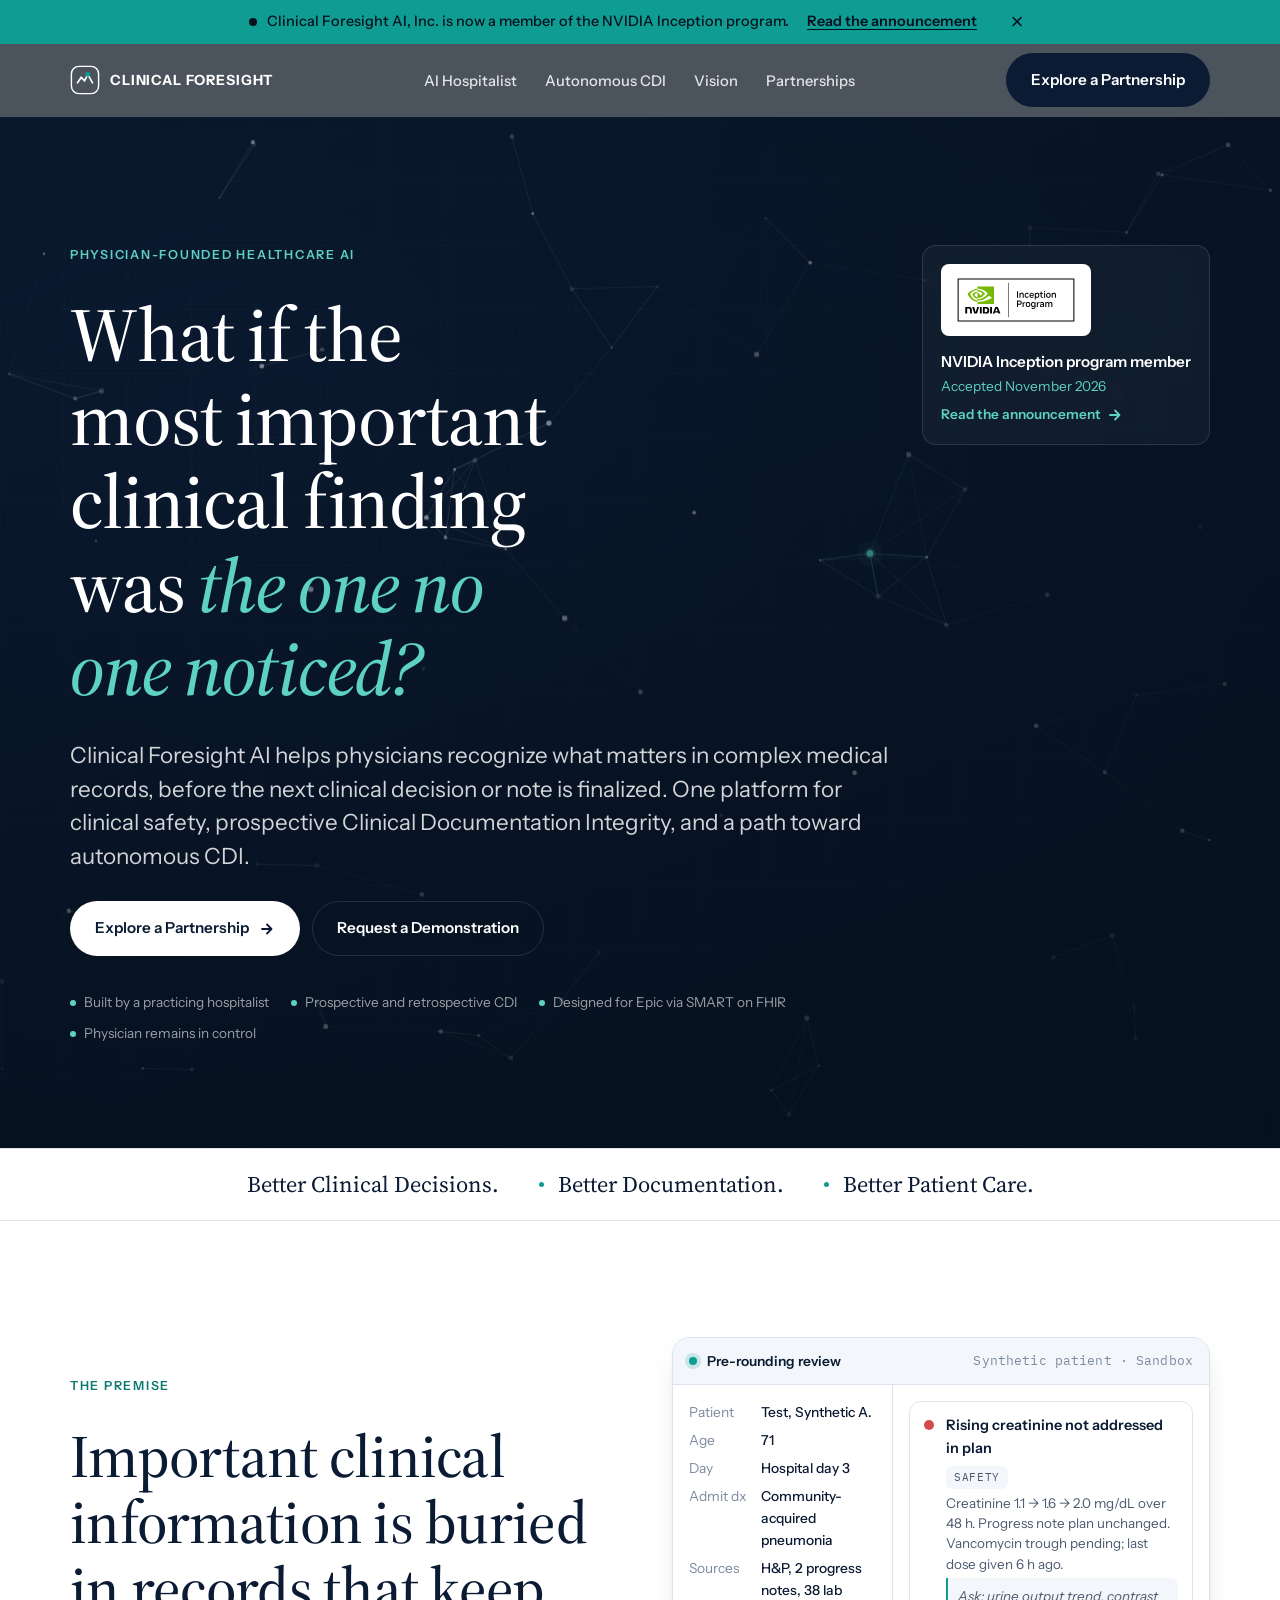
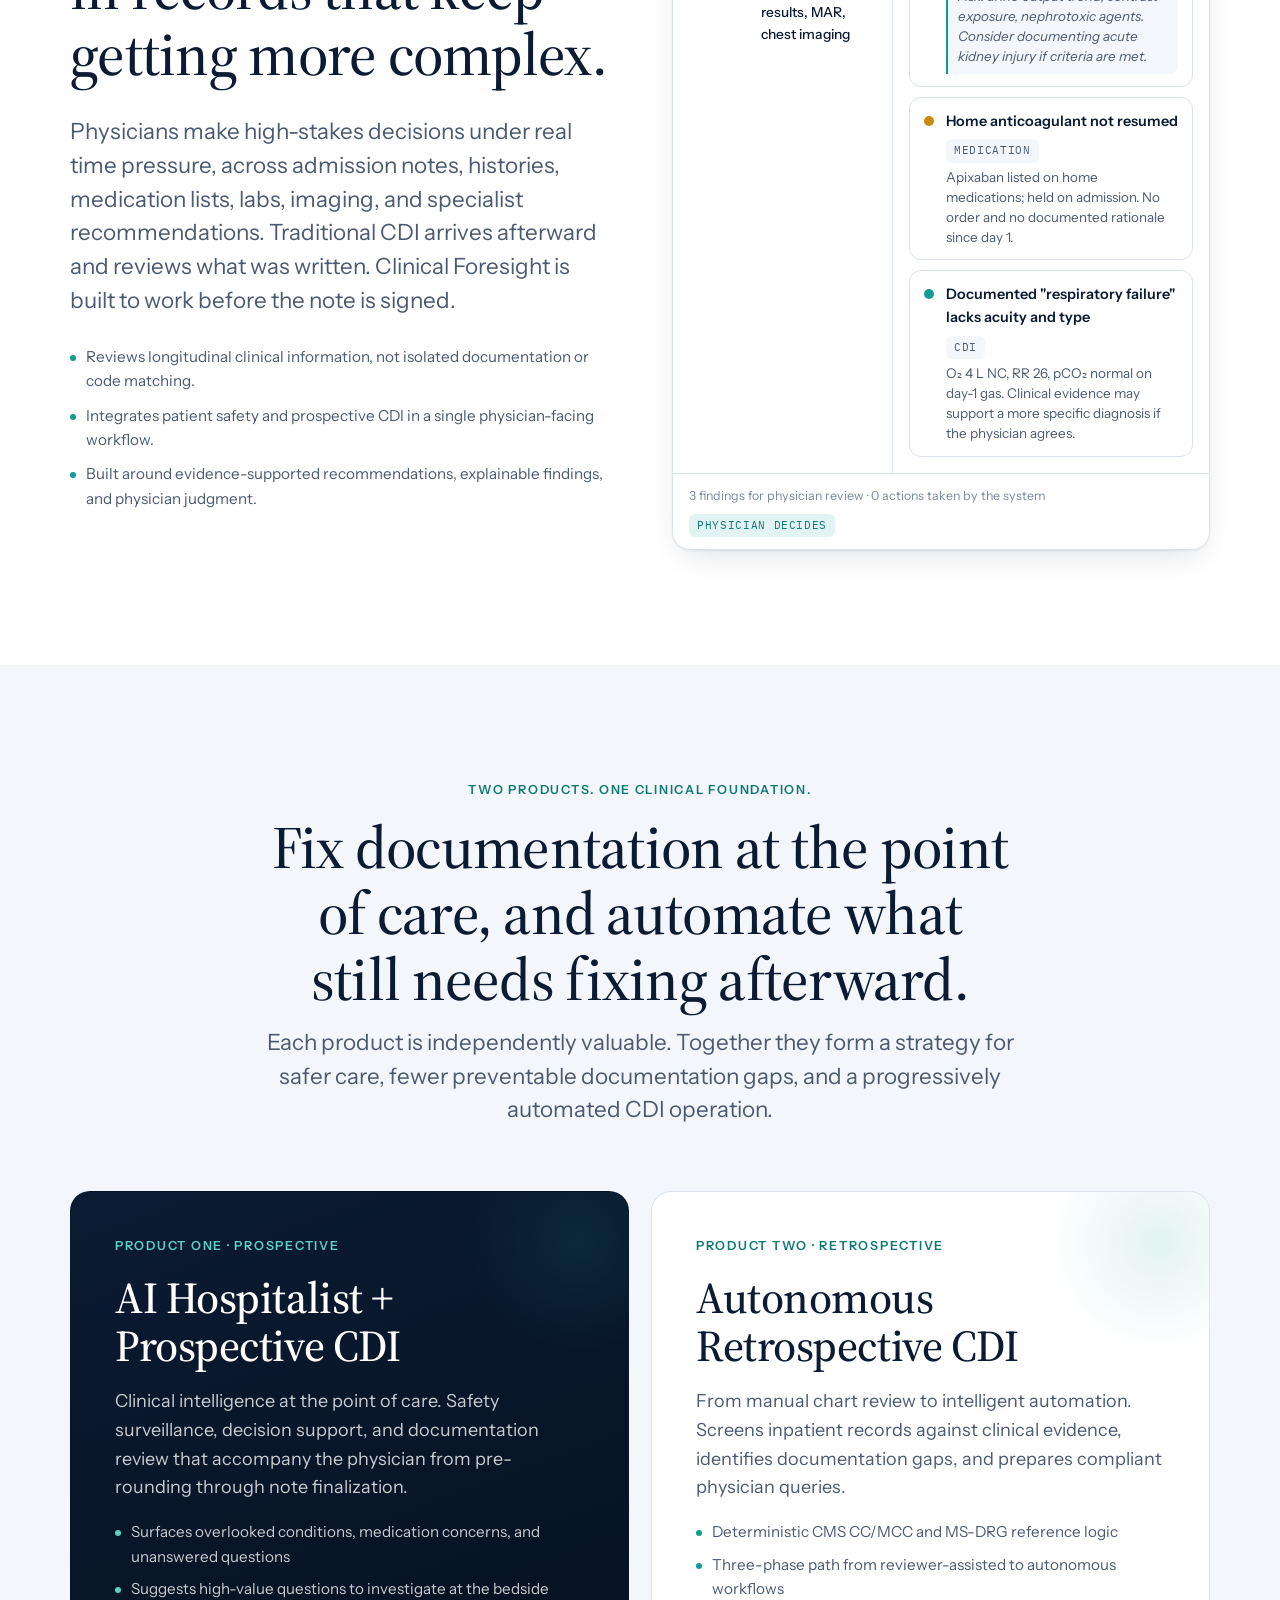
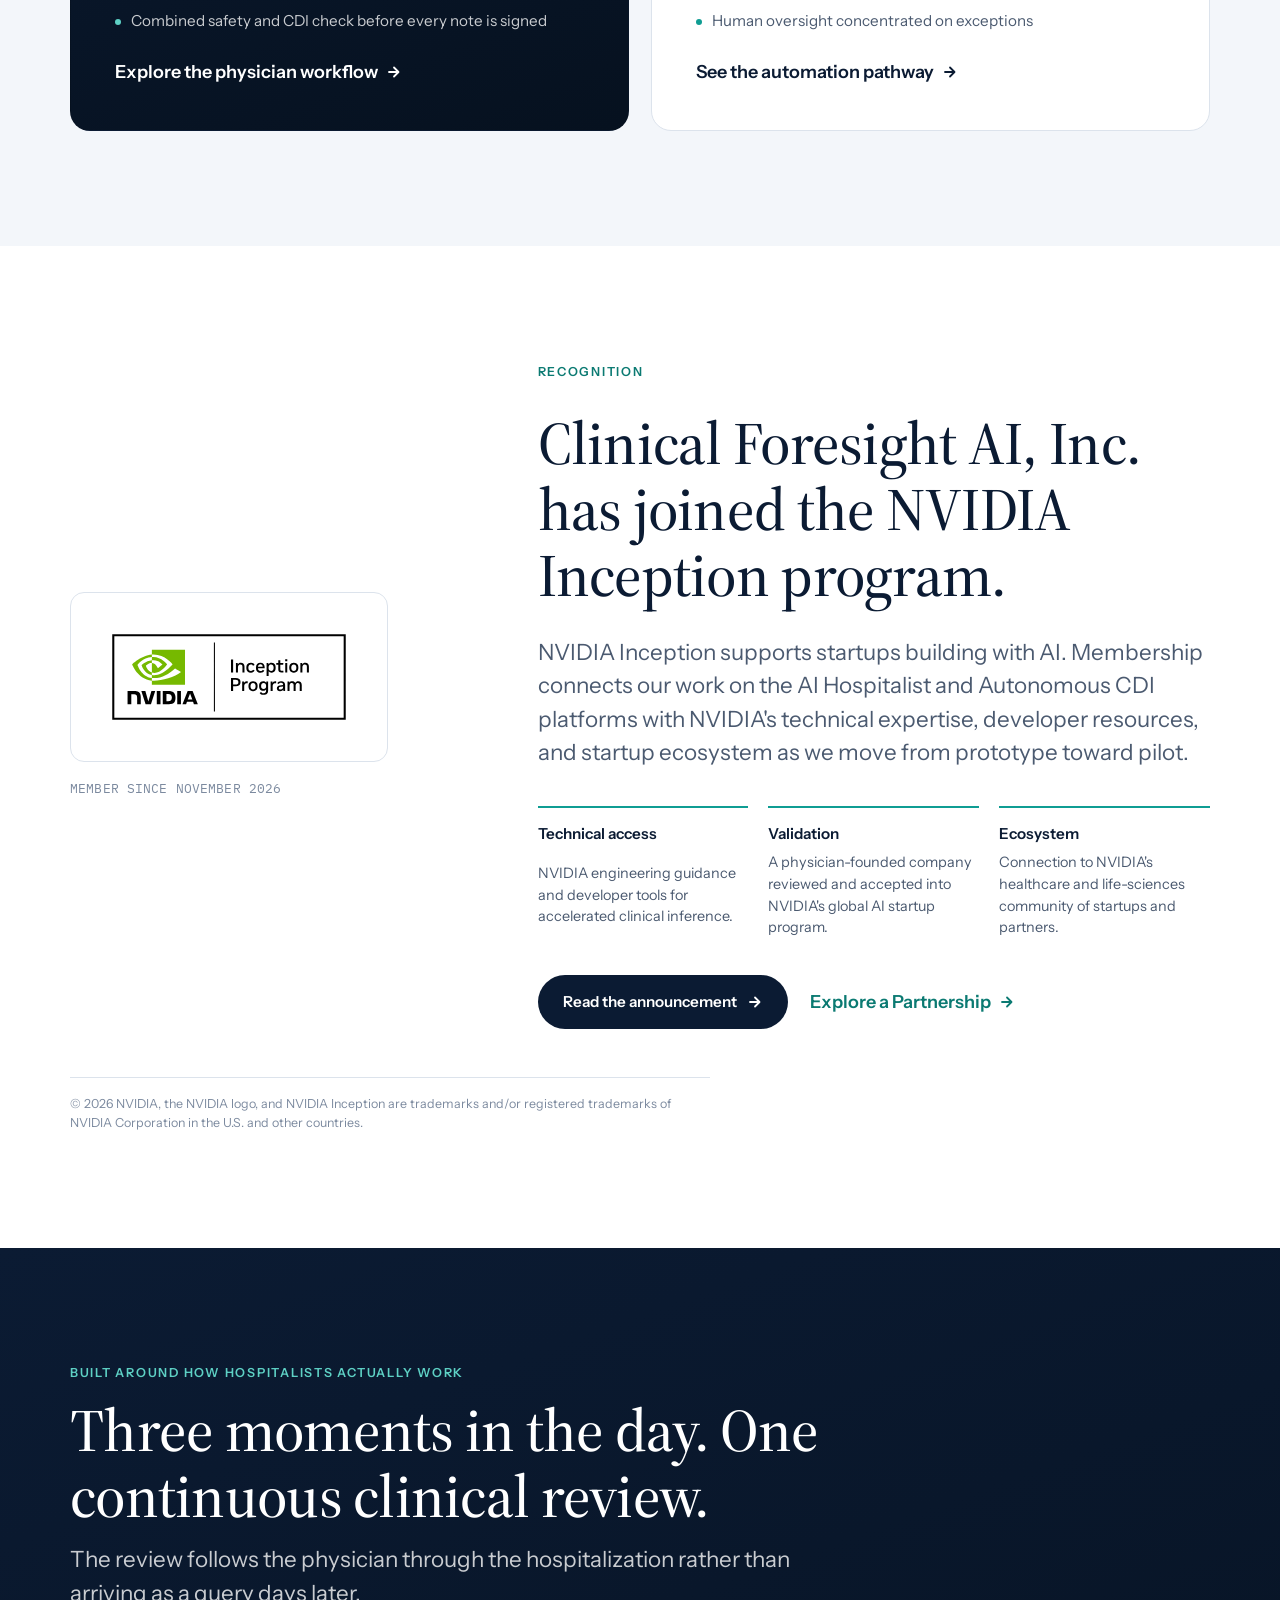
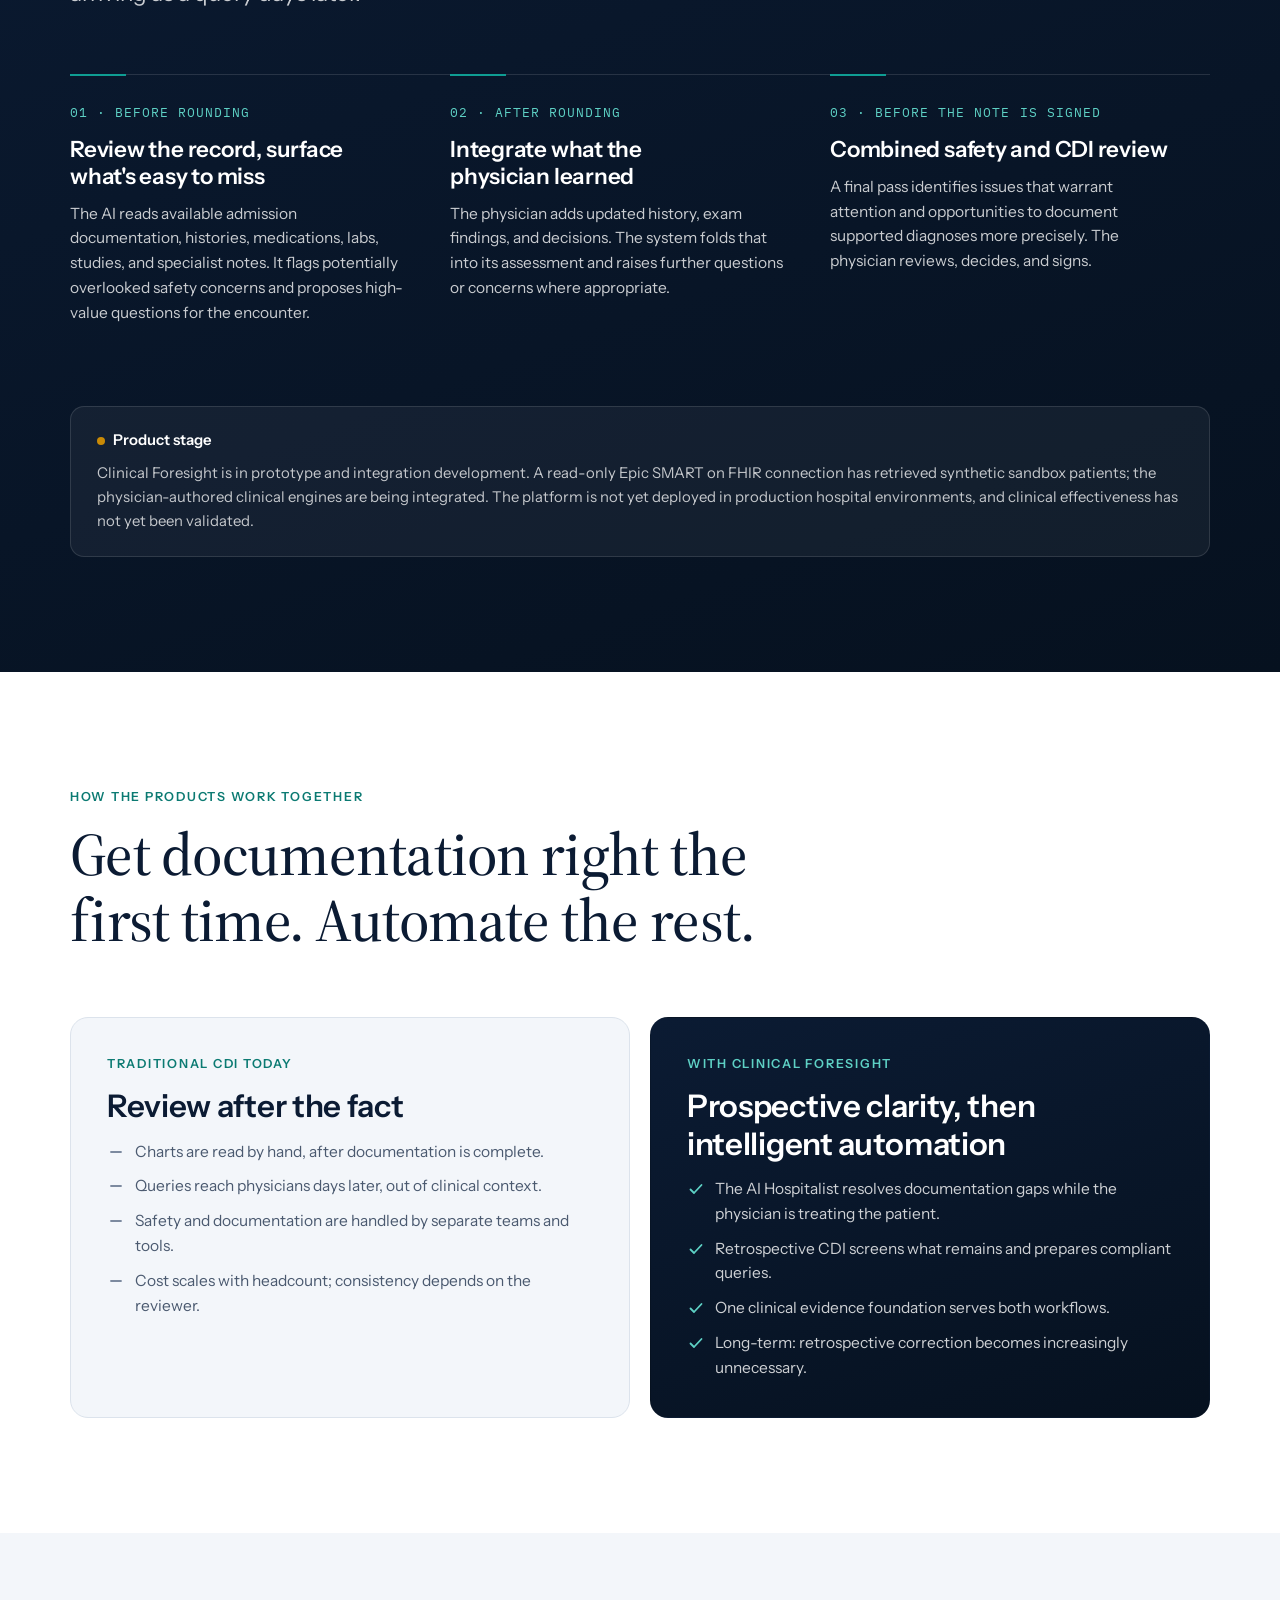
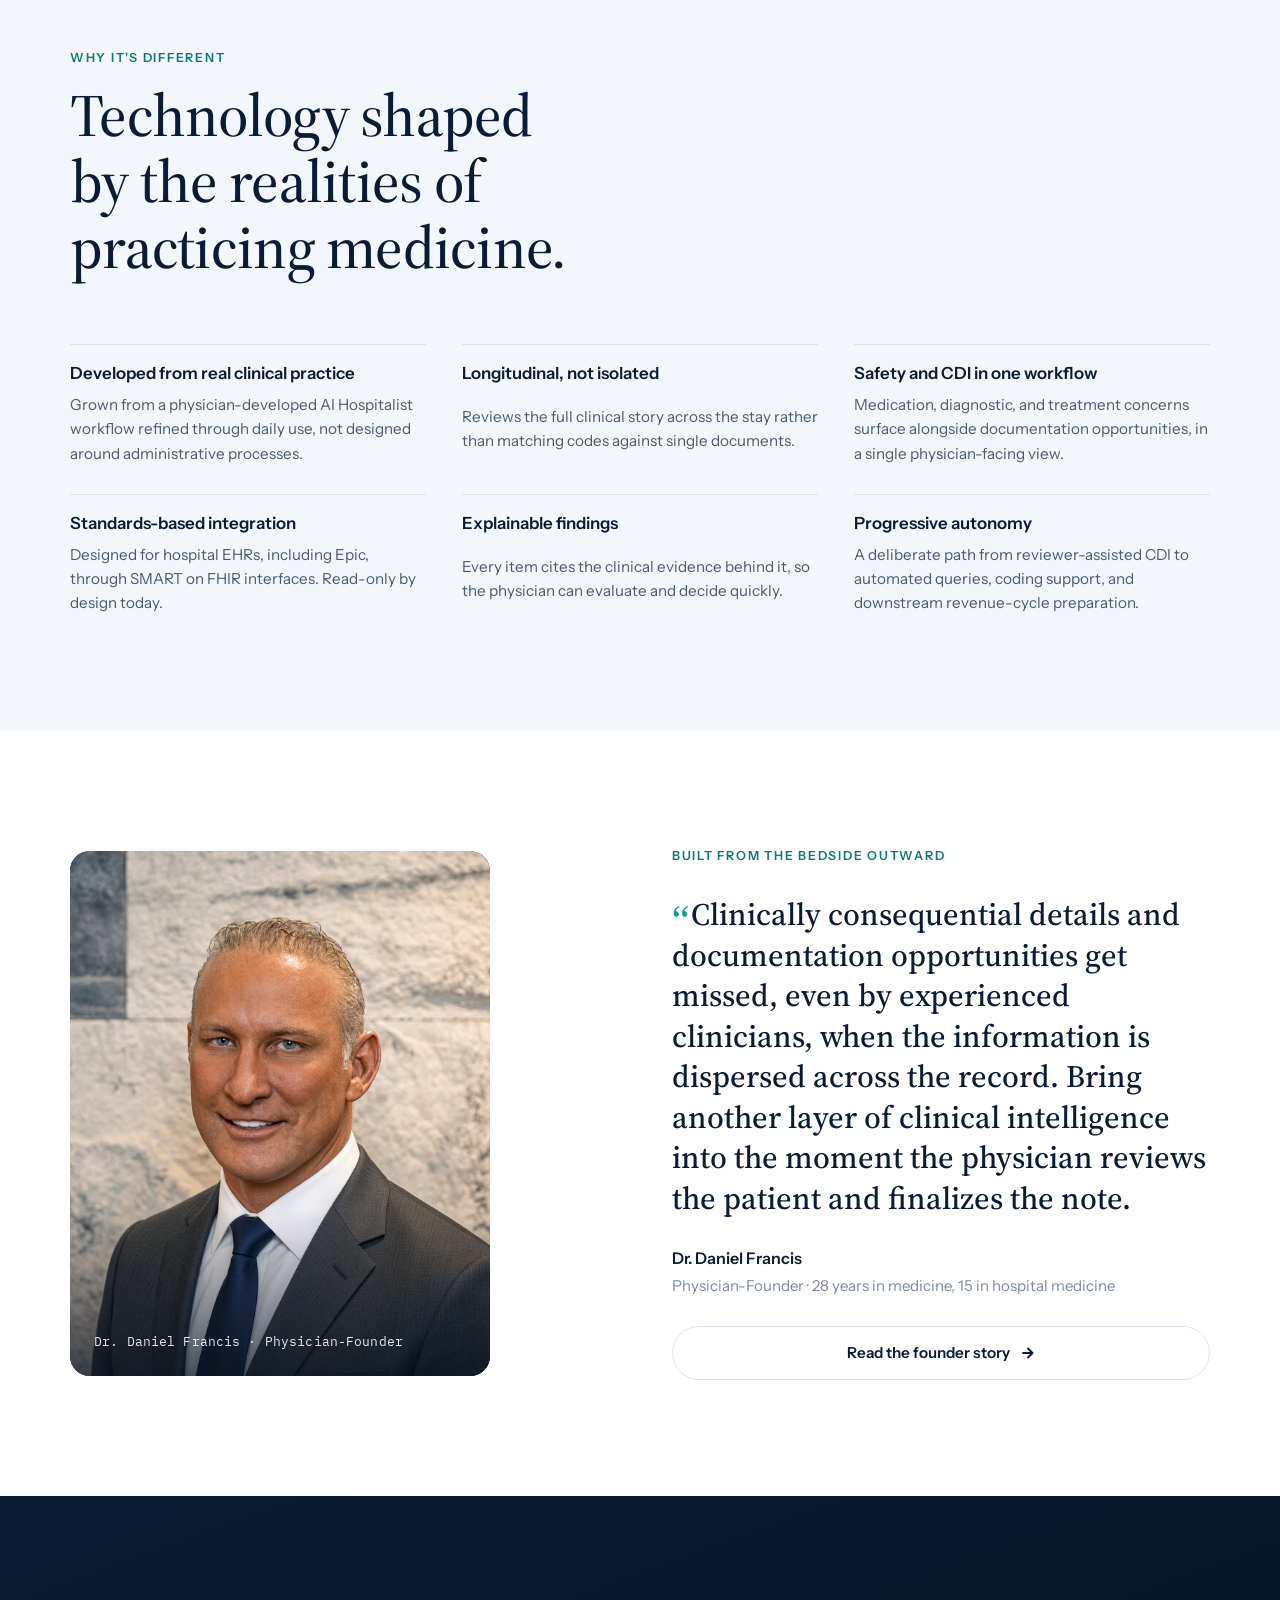
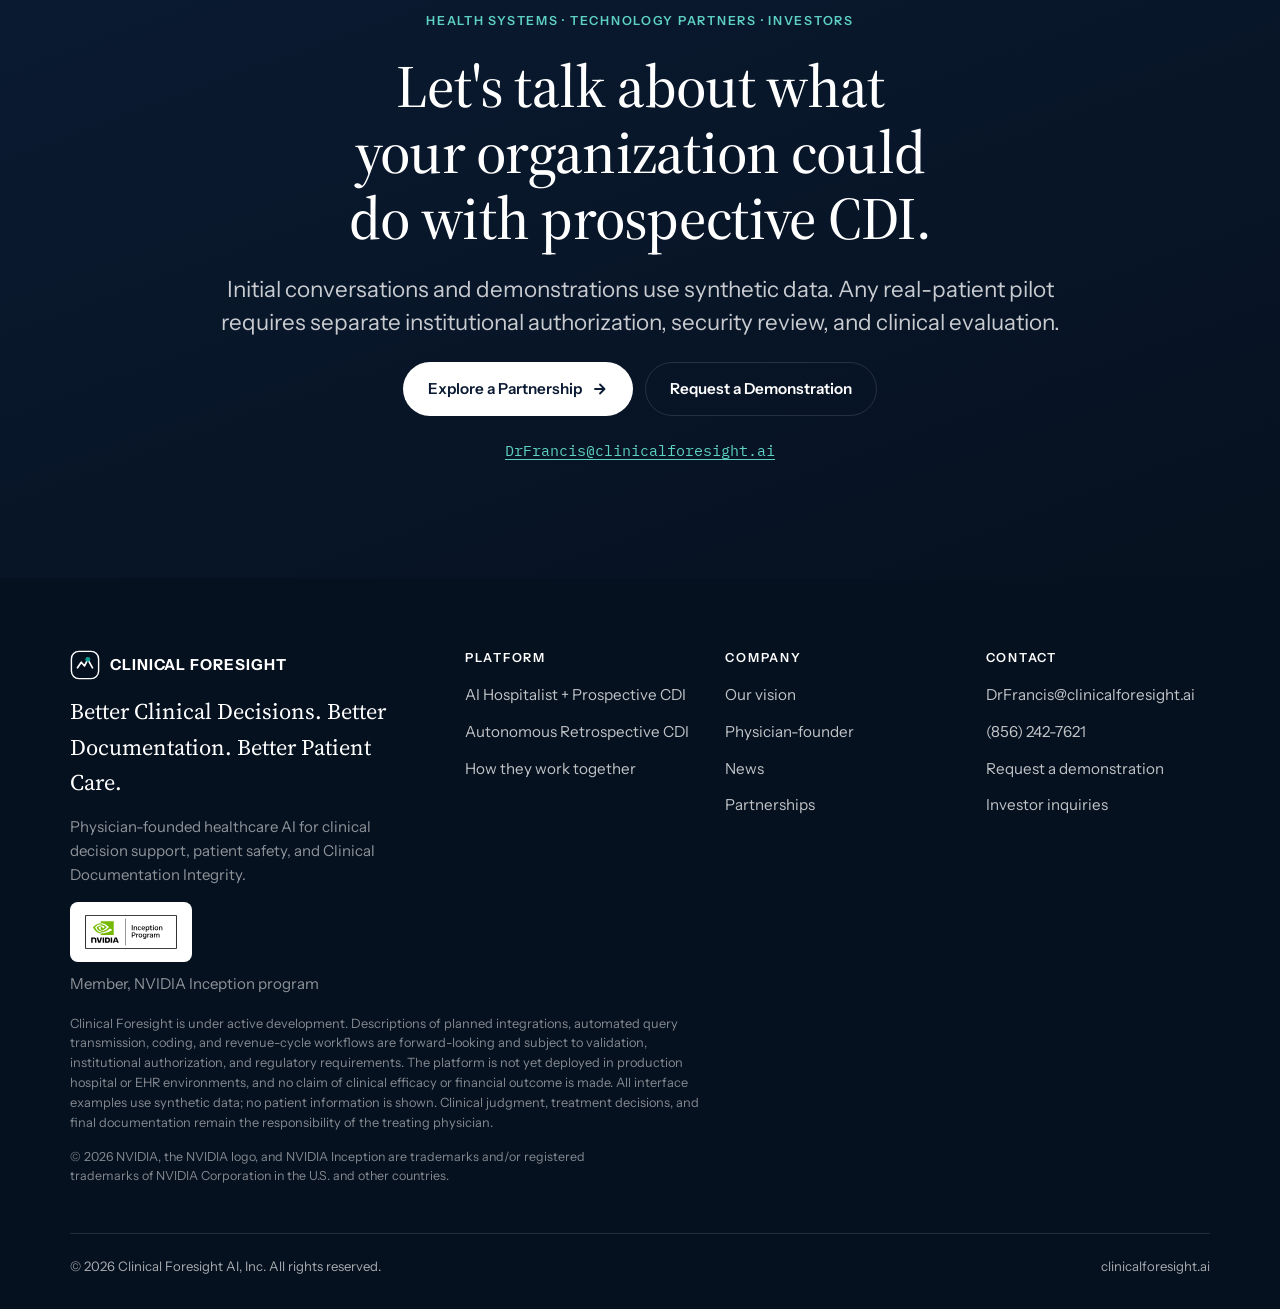
<file: index.html>
<!doctype html>
<html lang="en">
<head>
<meta charset="utf-8">
<meta name="viewport" content="width=device-width, initial-scale=1, viewport-fit=cover">
<title>Clinical Foresight AI | Physician-Founded Clinical AI for Safety and CDI</title>
<meta name="description" content="Physician-founded healthcare AI that identifies clinical risks, improves documentation at the point of care, and advances hospitals toward autonomous Clinical Documentation Integrity.">
<link rel="canonical" href="https://www.clinicalforesight.ai/">
<meta property="og:type" content="website">
<meta property="og:site_name" content="Clinical Foresight AI">
<meta property="og:title" content="Clinical Foresight AI | Physician-Founded Clinical AI for Safety and CDI">
<meta property="og:description" content="Physician-founded healthcare AI that identifies clinical risks, improves documentation at the point of care, and advances hospitals toward autonomous Clinical Documentation Integrity.">
<meta property="og:url" content="https://www.clinicalforesight.ai/">
<meta property="og:image" content="https://www.clinicalforesight.ai/assets/og-image.png">
<meta property="og:image:width" content="1200">
<meta property="og:image:height" content="630">
<meta property="og:image:alt" content="Clinical Foresight AI: physician-founded clinical AI for patient safety and prospective CDI">
<meta name="twitter:card" content="summary_large_image">
<meta name="twitter:image" content="https://www.clinicalforesight.ai/assets/og-image.png">
<meta name="theme-color" content="#0B1B33">
<link rel="icon" href="/favicon.ico" sizes="48x48">
<link rel="icon" href="assets/favicon.svg" type="image/svg+xml">
<link rel="apple-touch-icon" href="assets/apple-touch-icon.png">
<link rel="preconnect" href="https://fonts.googleapis.com">
<link rel="preconnect" href="https://fonts.gstatic.com" crossorigin>
<link rel="stylesheet" href="https://fonts.googleapis.com/css2?family=Source+Serif+4:ital,opsz,wght@0,8..60,400;0,8..60,500;1,8..60,400;1,8..60,500&family=Instrument+Sans:wght@400;500;600&family=IBM+Plex+Mono:wght@400;500&display=swap">
<link rel="stylesheet" href="assets/styles.css">
<script type="application/ld+json">
{"@context":"https://schema.org","@graph":[{"@type":"Organization","@id":"https://www.clinicalforesight.ai/#organization","name":"Clinical Foresight AI","legalName":"Clinical Foresight AI, Inc.","alternateName":["Clinical Foresight","ClinicalForesight.ai"],"url":"https://www.clinicalforesight.ai/","logo":{"@type":"ImageObject","url":"https://www.clinicalforesight.ai/assets/logo-512.png","width":512,"height":512},"image":"https://www.clinicalforesight.ai/assets/og-image.png","email":"DrFrancis@clinicalforesight.ai","telephone":"+18562427621","description":"Physician-founded healthcare AI company developing clinical decision support, patient safety, and Clinical Documentation Integrity (CDI) automation for hospitals.","founder":{"@type":"Person","name":"Daniel L. Francis, DO","jobTitle":"Physician-Founder","url":"https://www.clinicalforesight.ai/about.html#founder","sameAs":["https://www.linkedin.com/in/danfrancisdo"]},"knowsAbout":["Clinical Documentation Integrity","Clinical decision support","Patient safety","Hospital medicine","SMART on FHIR"]},{"@type":"WebSite","@id":"https://www.clinicalforesight.ai/#website","name":"Clinical Foresight AI","alternateName":["Clinical Foresight","clinicalforesight.ai"],"url":"https://www.clinicalforesight.ai/","publisher":{"@id":"https://www.clinicalforesight.ai/#organization"}}]}
</script>
</head>
<body>
<a class="skip-link" href="#main">Skip to content</a>
<div class="announce" id="announce" role="region" aria-label="Announcement">
  <div class="container">
    <div class="announce__inner">
      <span class="announce__text">Clinical Foresight AI, Inc. is now a member of the NVIDIA Inception program.</span>
      <a href="news-nvidia-inception.html">Read the announcement</a>
      <button class="announce__close" type="button" aria-label="Dismiss announcement" data-dismiss="announce">&times;</button>
    </div>
  </div>
</div>
<header class="header header--dark">
  <div class="container">
    <nav class="nav" aria-label="Primary">
      <a class="brand" href="index.html" aria-label="Clinical Foresight home"><svg class="brand__mark" viewBox="0 0 32 32" aria-hidden="true" fill="none">
  <rect x="1.5" y="1.5" width="29" height="29" rx="8" stroke="currentColor" stroke-width="1.5"/>
  <path d="M8 19 L12 13 L15.5 17 L19 10 L24 19" stroke="currentColor" stroke-width="1.8" stroke-linecap="round" stroke-linejoin="round"/>
  <circle cx="19" cy="10" r="2.6" fill="#0F9D93"/>
</svg><span>Clinical Foresight</span></a>
      <ul class="nav__links">
        <li><a href="ai-hospitalist.html">AI Hospitalist</a></li>
        <li><a href="autonomous-cdi.html">Autonomous CDI</a></li>
        <li><a href="about.html">Vision</a></li>
        <li><a href="contact.html">Partnerships</a></li>
      </ul>
      <a class="btn btn--primary nav__cta" href="contact.html">Explore a Partnership</a>
      <button class="nav__toggle" type="button" aria-expanded="false" aria-controls="mobile-nav" aria-label="Open menu"><span></span></button>
    </nav>
  </div>
  <div class="nav__mobile" id="mobile-nav">
    <div class="container">
      <ul>
        <li><a href="index.html" aria-current="page">Home</a></li>
        <li><a href="ai-hospitalist.html">AI Hospitalist</a></li>
        <li><a href="autonomous-cdi.html">Autonomous CDI</a></li>
        <li><a href="about.html">Vision</a></li>
        <li><a href="contact.html">Partnerships</a></li>
      </ul>
      <a class="btn btn--primary" href="contact.html">Explore a Partnership</a>
    </div>
  </div>
</header>
<main id="main">

<!-- HERO -->
<section class="hero band">
  <div class="hero__canvas" aria-hidden="true"><canvas id="hero-canvas"></canvas></div>
  <div class="hero__fade" aria-hidden="true"></div>
  <div class="container">
    <div class="hero__inner">
      <p class="eyebrow">Physician-founded healthcare AI</p>
      <h1>What if the most important clinical finding was <em>the one no one noticed?</em></h1>
      <p class="lede">Clinical Foresight AI helps physicians recognize what matters in complex medical records, before the next clinical decision or note is finalized. One platform for clinical safety, prospective Clinical Documentation Integrity, and a path toward autonomous CDI.</p>
      <div class="btn-row">
        <a class="btn btn--primary" href="contact.html">Explore a Partnership <svg class="arrow" width="16" height="16" viewBox="0 0 16 16" aria-hidden="true"><path d="M3 8h9M8 3.5 12.5 8 8 12.5" fill="none" stroke="currentColor" stroke-width="1.8" stroke-linecap="round" stroke-linejoin="round"/></svg></a>
        <a class="btn btn--ghost" href="contact.html#demo">Request a Demonstration</a>
      </div>
      <ul class="hero__meta" aria-label="At a glance">
        <li>Built by a practicing hospitalist</li>
        <li>Prospective and retrospective CDI</li>
        <li>Designed for Epic via SMART on FHIR</li>
        <li>Physician remains in control</li>
      </ul>
    </div>
    <a class="hero__badge reveal" href="news-nvidia-inception.html" aria-label="Clinical Foresight AI, Inc. is a member of the NVIDIA Inception program. Read the announcement.">
      <span class="badge-field"><img src="assets/nvidia-inception-badge.svg" alt="NVIDIA Inception Program member badge" width="500" height="216"></span>
      <span class="hero__badge-text">
        <strong>NVIDIA Inception program member</strong>
        <span>Accepted November 2026</span>
        <span class="hero__badge-link">Read the announcement <svg class="arrow" width="16" height="16" viewBox="0 0 16 16" aria-hidden="true"><path d="M3 8h9M8 3.5 12.5 8 8 12.5" fill="none" stroke="currentColor" stroke-width="1.8" stroke-linecap="round" stroke-linejoin="round"/></svg></span>
      </span>
    </a>
  </div>
</section>

<!-- TAGLINE STRIP -->
<div class="strip">
  <div class="container">
    <p class="strip__inner"><span>Better Clinical Decisions.</span><span>Better Documentation.</span><span>Better Patient Care.</span></p>
  </div>
</div>

<!-- THE PROBLEM -->
<section class="section">
  <div class="container">
    <div class="split">
      <div class="stack stack--lg reveal">
        <p class="eyebrow">The premise</p>
        <h2>Important clinical information is buried in records that keep getting more complex.</h2>
        <p class="lede">Physicians make high-stakes decisions under real time pressure, across admission notes, histories, medication lists, labs, imaging, and specialist recommendations. Traditional CDI arrives afterward and reviews what was written. Clinical Foresight is built to work before the note is signed.</p>
        <ul class="contact-list">
          <li>Reviews longitudinal clinical information, not isolated documentation or code matching.</li>
          <li>Integrates patient safety and prospective CDI in a single physician-facing workflow.</li>
          <li>Built around evidence-supported recommendations, explainable findings, and physician judgment.</li>
        </ul>
      </div>
      <div class="reveal" data-delay="1">
        <!-- Interface mockup: SYNTHETIC data only -->
        <div class="mock" role="img" aria-label="Illustrative pre-rounding review panel with synthetic patient data showing a critical finding, a medication review item, and a documentation specificity opportunity.">
          <div class="mock__bar">
            <div class="mock__title"><span class="dot"></span> Pre-rounding review</div>
            <span class="mono">Synthetic patient · Sandbox</span>
          </div>
          <div class="mock__body">
            <div class="mock__aside">
              <dl>
                <dt>Patient</dt><dd>Test, Synthetic A.</dd>
                <dt>Age</dt><dd>71</dd>
                <dt>Day</dt><dd>Hospital day 3</dd>
                <dt>Admit dx</dt><dd>Community-acquired pneumonia</dd>
                <dt>Sources</dt><dd>H&amp;P, 2 progress notes, 38 lab results, MAR, chest imaging</dd>
              </dl>
            </div>
            <div class="mock__main">
              <div class="finding">
                <span class="finding__sev finding__sev--critical" aria-hidden="true"></span>
                <div>
                  <div class="finding__head"><strong>Rising creatinine not addressed in plan</strong><span class="chip">Safety</span></div>
                  <p>Creatinine 1.1 → 1.6 → 2.0 mg/dL over 48 h. Progress note plan unchanged. Vancomycin trough pending; last dose given 6 h ago.</p>
                  <p class="finding__q">Ask: urine output trend, contrast exposure, nephrotoxic agents. Consider documenting acute kidney injury if criteria are met.</p>
                </div>
              </div>
              <div class="finding">
                <span class="finding__sev finding__sev--review" aria-hidden="true"></span>
                <div>
                  <div class="finding__head"><strong>Home anticoagulant not resumed</strong><span class="chip">Medication</span></div>
                  <p>Apixaban listed on home medications; held on admission. No order and no documented rationale since day 1.</p>
                </div>
              </div>
              <div class="finding">
                <span class="finding__sev finding__sev--cdi" aria-hidden="true"></span>
                <div>
                  <div class="finding__head"><strong>Documented "respiratory failure" lacks acuity and type</strong><span class="chip">CDI</span></div>
                  <p>O₂ 4 L NC, RR 26, pCO₂ normal on day-1 gas. Clinical evidence may support a more specific diagnosis if the physician agrees.</p>
                </div>
              </div>
            </div>
          </div>
          <div class="mock__foot">
            <span>3 findings for physician review · 0 actions taken by the system</span>
            <span class="chip">Physician decides</span>
          </div>
        </div>
      </div>
    </div>
  </div>
</section>

<!-- TWO PATHWAYS -->
<section class="section section--mist" id="products">
  <div class="container">
    <div class="sec-head sec-head--center reveal">
      <p class="eyebrow">Two products. One clinical foundation.</p>
      <h2>Fix documentation at the point of care, and automate what still needs fixing afterward.</h2>
      <p class="lede">Each product is independently valuable. Together they form a strategy for safer care, fewer preventable documentation gaps, and a progressively automated CDI operation.</p>
    </div>
    <div class="pathway">
      <a class="pathway__card pathway__card--ink reveal" href="ai-hospitalist.html">
        <p class="eyebrow">Product one · Prospective</p>
        <h3>AI Hospitalist + Prospective CDI</h3>
        <p>Clinical intelligence at the point of care. Safety surveillance, decision support, and documentation review that accompany the physician from pre-rounding through note finalization.</p>
        <ul>
          <li>Surfaces overlooked conditions, medication concerns, and unanswered questions</li>
          <li>Suggests high-value questions to investigate at the bedside</li>
          <li>Combined safety and CDI check before every note is signed</li>
        </ul>
        <span class="card__more">Explore the physician workflow <svg class="arrow" width="16" height="16" viewBox="0 0 16 16" aria-hidden="true"><path d="M3 8h9M8 3.5 12.5 8 8 12.5" fill="none" stroke="currentColor" stroke-width="1.8" stroke-linecap="round" stroke-linejoin="round"/></svg></span>
      </a>
      <a class="pathway__card reveal" data-delay="1" href="autonomous-cdi.html">
        <p class="eyebrow">Product two · Retrospective</p>
        <h3>Autonomous Retrospective CDI</h3>
        <p>From manual chart review to intelligent automation. Screens inpatient records against clinical evidence, identifies documentation gaps, and prepares compliant physician queries.</p>
        <ul>
          <li>Deterministic CMS CC/MCC and MS-DRG reference logic</li>
          <li>Three-phase path from reviewer-assisted to autonomous workflows</li>
          <li>Human oversight concentrated on exceptions</li>
        </ul>
        <span class="card__more">See the automation pathway <svg class="arrow" width="16" height="16" viewBox="0 0 16 16" aria-hidden="true"><path d="M3 8h9M8 3.5 12.5 8 8 12.5" fill="none" stroke="currentColor" stroke-width="1.8" stroke-linecap="round" stroke-linejoin="round"/></svg></span>
      </a>
    </div>
  </div>
</section>

<!-- RECOGNITION: NVIDIA Inception program membership -->
<section class="section" id="nvidia-inception" aria-labelledby="recognition-h">
  <div class="container">
    <div class="recognition">
      <div class="recognition__badge reveal">
        <div class="badge-field"><img src="assets/nvidia-inception-badge.svg" alt="NVIDIA Inception Program member badge" width="500" height="216"></div>
        <span class="mono" style="color:var(--mute)">MEMBER SINCE NOVEMBER 2026</span>
      </div>
      <div class="stack stack--lg reveal" data-delay="1">
        <p class="eyebrow">Recognition</p>
        <h2 id="recognition-h">Clinical Foresight AI, Inc. has joined the NVIDIA Inception program.</h2>
        <p class="lede">NVIDIA Inception supports startups building with AI. Membership connects our work on the AI Hospitalist and Autonomous CDI platforms with NVIDIA's technical expertise, developer resources, and startup ecosystem as we move from prototype toward pilot.</p>
        <ul class="recognition__points">
          <li><strong>Technical access</strong><span>NVIDIA engineering guidance and developer tools for accelerated clinical inference.</span></li>
          <li><strong>Validation</strong><span>A physician-founded company reviewed and accepted into NVIDIA's global AI startup program.</span></li>
          <li><strong>Ecosystem</strong><span>Connection to NVIDIA's healthcare and life-sciences community of startups and partners.</span></li>
        </ul>
        <div class="recognition__actions">
          <a class="btn btn--primary" href="news-nvidia-inception.html">Read the announcement <svg class="arrow" width="16" height="16" viewBox="0 0 16 16" aria-hidden="true"><path d="M3 8h9M8 3.5 12.5 8 8 12.5" fill="none" stroke="currentColor" stroke-width="1.8" stroke-linecap="round" stroke-linejoin="round"/></svg></a>
          <a class="link" href="contact.html">Explore a Partnership <svg class="arrow" width="16" height="16" viewBox="0 0 16 16" aria-hidden="true"><path d="M3 8h9M8 3.5 12.5 8 8 12.5" fill="none" stroke="currentColor" stroke-width="1.8" stroke-linecap="round" stroke-linejoin="round"/></svg></a>
        </div>
      </div>
    </div>
    <p class="nvidia-legal">&copy; 2026 NVIDIA, the NVIDIA logo, and NVIDIA Inception are trademarks and/or registered trademarks of NVIDIA Corporation in the U.S. and other countries.</p>
  </div>
</section>

<!-- HOW IT WORKS -->
<section class="section band">
  <div class="container">
    <div class="sec-head reveal">
      <p class="eyebrow">Built around how hospitalists actually work</p>
      <h2>Three moments in the day. One continuous clinical review.</h2>
      <p class="lede">The review follows the physician through the hospitalization rather than arriving as a query days later.</p>
    </div>
    <div class="steps">
      <div class="step reveal">
        <span class="step__n">01 · BEFORE ROUNDING</span>
        <h3>Review the record, surface what's easy to miss</h3>
        <p>The AI reads available admission documentation, histories, medications, labs, studies, and specialist notes. It flags potentially overlooked safety concerns and proposes high-value questions for the encounter.</p>
      </div>
      <div class="step reveal" data-delay="1">
        <span class="step__n">02 · AFTER ROUNDING</span>
        <h3>Integrate what the physician learned</h3>
        <p>The physician adds updated history, exam findings, and decisions. The system folds that into its assessment and raises further questions or concerns where appropriate.</p>
      </div>
      <div class="step reveal" data-delay="2">
        <span class="step__n">03 · BEFORE THE NOTE IS SIGNED</span>
        <h3>Combined safety and CDI review</h3>
        <p>A final pass identifies issues that warrant attention and opportunities to document supported diagnoses more precisely. The physician reviews, decides, and signs.</p>
      </div>
    </div>
    <div class="status reveal" style="margin-top:48px">
      <strong>Product stage</strong>
      <p>Clinical Foresight is in prototype and integration development. A read-only Epic SMART on FHIR connection has retrieved synthetic sandbox patients; the physician-authored clinical engines are being integrated. The platform is not yet deployed in production hospital environments, and clinical effectiveness has not yet been validated.</p>
    </div>
  </div>
</section>

<!-- TOGETHER -->
<section class="section" id="together">
  <div class="container">
    <div class="sec-head reveal">
      <p class="eyebrow">How the products work together</p>
      <h2>Get documentation right the first time. Automate the rest.</h2>
    </div>
    <div class="compare">
      <div class="compare__col compare__col--now reveal">
        <p class="eyebrow">Traditional CDI today</p>
        <h3>Review after the fact</h3>
        <ul>
          <li><svg viewBox="0 0 18 18" aria-hidden="true" fill="none"><path d="M4 9h10" stroke="currentColor" stroke-width="1.8" stroke-linecap="round"/></svg><span>Charts are read by hand, after documentation is complete.</span></li>
          <li><svg viewBox="0 0 18 18" aria-hidden="true" fill="none"><path d="M4 9h10" stroke="currentColor" stroke-width="1.8" stroke-linecap="round"/></svg><span>Queries reach physicians days later, out of clinical context.</span></li>
          <li><svg viewBox="0 0 18 18" aria-hidden="true" fill="none"><path d="M4 9h10" stroke="currentColor" stroke-width="1.8" stroke-linecap="round"/></svg><span>Safety and documentation are handled by separate teams and tools.</span></li>
          <li><svg viewBox="0 0 18 18" aria-hidden="true" fill="none"><path d="M4 9h10" stroke="currentColor" stroke-width="1.8" stroke-linecap="round"/></svg><span>Cost scales with headcount; consistency depends on the reviewer.</span></li>
        </ul>
      </div>
      <div class="compare__col compare__col--next reveal" data-delay="1">
        <p class="eyebrow">With Clinical Foresight</p>
        <h3>Prospective clarity, then intelligent automation</h3>
        <ul>
          <li><svg viewBox="0 0 18 18" aria-hidden="true" fill="none"><path d="M3.5 9.5 7 13l7.5-8" stroke="currentColor" stroke-width="1.8" stroke-linecap="round" stroke-linejoin="round"/></svg><span>The AI Hospitalist resolves documentation gaps while the physician is treating the patient.</span></li>
          <li><svg viewBox="0 0 18 18" aria-hidden="true" fill="none"><path d="M3.5 9.5 7 13l7.5-8" stroke="currentColor" stroke-width="1.8" stroke-linecap="round" stroke-linejoin="round"/></svg><span>Retrospective CDI screens what remains and prepares compliant queries.</span></li>
          <li><svg viewBox="0 0 18 18" aria-hidden="true" fill="none"><path d="M3.5 9.5 7 13l7.5-8" stroke="currentColor" stroke-width="1.8" stroke-linecap="round" stroke-linejoin="round"/></svg><span>One clinical evidence foundation serves both workflows.</span></li>
          <li><svg viewBox="0 0 18 18" aria-hidden="true" fill="none"><path d="M3.5 9.5 7 13l7.5-8" stroke="currentColor" stroke-width="1.8" stroke-linecap="round" stroke-linejoin="round"/></svg><span>Long-term: retrospective correction becomes increasingly unnecessary.</span></li>
        </ul>
      </div>
    </div>
  </div>
</section>

<!-- DIFFERENTIATORS -->
<section class="section section--mist">
  <div class="container">
    <div class="sec-head reveal">
      <p class="eyebrow">Why it's different</p>
      <h2>Technology shaped by the realities of practicing medicine.</h2>
    </div>
    <div class="features">
      <div class="feature reveal"><h4>Developed from real clinical practice</h4><p>Grown from a physician-developed AI Hospitalist workflow refined through daily use, not designed around administrative processes.</p></div>
      <div class="feature reveal" data-delay="1"><h4>Longitudinal, not isolated</h4><p>Reviews the full clinical story across the stay rather than matching codes against single documents.</p></div>
      <div class="feature reveal" data-delay="2"><h4>Safety and CDI in one workflow</h4><p>Medication, diagnostic, and treatment concerns surface alongside documentation opportunities, in a single physician-facing view.</p></div>
      <div class="feature reveal"><h4>Standards-based integration</h4><p>Designed for hospital EHRs, including Epic, through SMART on FHIR interfaces. Read-only by design today.</p></div>
      <div class="feature reveal" data-delay="1"><h4>Explainable findings</h4><p>Every item cites the clinical evidence behind it, so the physician can evaluate and decide quickly.</p></div>
      <div class="feature reveal" data-delay="2"><h4>Progressive autonomy</h4><p>A deliberate path from reviewer-assisted CDI to automated queries, coding support, and downstream revenue-cycle preparation.</p></div>
    </div>
  </div>
</section>

<!-- FOUNDER -->
<section class="section">
  <div class="container">
    <div class="founder">
      <div class="founder__portrait reveal">
        <img src="assets/founder-daniel-francis.jpg" srcset="assets/founder-daniel-francis-600.jpg 600w, assets/founder-daniel-francis.jpg 1200w" sizes="(min-width: 900px) 420px, 100vw" width="1200" height="1500" alt="Dr. Daniel Francis, Physician-Founder of Clinical Foresight" loading="lazy" decoding="async">
        <span class="mono">Dr. Daniel Francis · Physician-Founder</span>
      </div>
      <div class="stack stack--lg reveal" data-delay="1">
        <p class="eyebrow">Built from the bedside outward</p>
        <p class="founder__quote">Clinically consequential details and documentation opportunities get missed, even by experienced clinicians, when the information is dispersed across the record. Bring another layer of clinical intelligence into the moment the physician reviews the patient and finalizes the note.</p>
        <div class="founder__name">
          <strong>Dr. Daniel Francis</strong>
          <span class="small">Physician-Founder · 28 years in medicine, 15 in hospital medicine</span>
        </div>
        <a class="btn btn--ghost" href="about.html">Read the founder story <svg class="arrow" width="16" height="16" viewBox="0 0 16 16" aria-hidden="true"><path d="M3 8h9M8 3.5 12.5 8 8 12.5" fill="none" stroke="currentColor" stroke-width="1.8" stroke-linecap="round" stroke-linejoin="round"/></svg></a>
      </div>
    </div>
  </div>
</section>

<!-- CTA -->
<section class="section band">
  <div class="container">
    <div class="cta reveal">
      <p class="eyebrow">Health systems · Technology partners · Investors</p>
      <h2>Let's talk about what your organization could do with prospective CDI.</h2>
      <p class="lede center">Initial conversations and demonstrations use synthetic data. Any real-patient pilot requires separate institutional authorization, security review, and clinical evaluation.</p>
      <div class="btn-row">
        <a class="btn btn--primary" href="contact.html">Explore a Partnership <svg class="arrow" width="16" height="16" viewBox="0 0 16 16" aria-hidden="true"><path d="M3 8h9M8 3.5 12.5 8 8 12.5" fill="none" stroke="currentColor" stroke-width="1.8" stroke-linecap="round" stroke-linejoin="round"/></svg></a>
        <a class="btn btn--ghost" href="contact.html#demo">Request a Demonstration</a>
      </div>
      <a class="cta__email" href="mailto:DrFrancis@clinicalforesight.ai">DrFrancis@clinicalforesight.ai</a>
    </div>
  </div>
</section>
</main>
<footer class="footer">
  <div class="container">
    <div class="footer__grid">
      <div class="footer__brand">
        <a class="brand" href="index.html"><svg class="brand__mark" viewBox="0 0 32 32" aria-hidden="true" fill="none">
  <rect x="1.5" y="1.5" width="29" height="29" rx="8" stroke="currentColor" stroke-width="1.5"/>
  <path d="M8 19 L12 13 L15.5 17 L19 10 L24 19" stroke="currentColor" stroke-width="1.8" stroke-linecap="round" stroke-linejoin="round"/>
  <circle cx="19" cy="10" r="2.6" fill="#0F9D93"/>
</svg><span>Clinical Foresight</span></a>
        <p class="footer__tag">Better Clinical Decisions. Better Documentation. Better Patient Care.</p>
        <p class="small" style="color:rgba(255,255,255,0.55)">Physician-founded healthcare AI for clinical decision support, patient safety, and Clinical Documentation Integrity.</p>
        <div class="footer__member">
          <a class="badge-field" href="news-nvidia-inception.html" aria-label="Clinical Foresight AI, Inc. is a member of the NVIDIA Inception program. Read the announcement."><img src="assets/nvidia-inception-badge.svg" alt="NVIDIA Inception Program member badge" width="500" height="216"></a>
          <span class="small">Member, NVIDIA Inception program</span>
        </div>
      </div>
      <div>
        <h4>Platform</h4>
        <ul>
          <li><a href="ai-hospitalist.html">AI Hospitalist + Prospective CDI</a></li>
          <li><a href="autonomous-cdi.html">Autonomous Retrospective CDI</a></li>
          <li><a href="index.html#together">How they work together</a></li>
        </ul>
      </div>
      <div>
        <h4>Company</h4>
        <ul>
          <li><a href="about.html">Our vision</a></li>
          <li><a href="about.html#founder">Physician-founder</a></li>
          <li><a href="news-nvidia-inception.html">News</a></li>
          <li><a href="contact.html">Partnerships</a></li>
        </ul>
      </div>
      <div>
        <h4>Contact</h4>
        <ul>
          <li><a href="mailto:DrFrancis@clinicalforesight.ai">DrFrancis@clinicalforesight.ai</a></li>
          <li><a href="tel:+18562427621">(856) 242-7621</a></li>
          <li><a href="contact.html#demo">Request a demonstration</a></li>
          <li><a href="contact.html#investors">Investor inquiries</a></li>
        </ul>
      </div>
    </div>
    <p class="footer__legal">Clinical Foresight is under active development. Descriptions of planned integrations, automated query transmission, coding, and revenue-cycle workflows are forward-looking and subject to validation, institutional authorization, and regulatory requirements. The platform is not yet deployed in production hospital or EHR environments, and no claim of clinical efficacy or financial outcome is made. All interface examples use synthetic data; no patient information is shown. Clinical judgment, treatment decisions, and final documentation remain the responsibility of the treating physician.</p>
    <p class="nvidia-legal">&copy; 2026 NVIDIA, the NVIDIA logo, and NVIDIA Inception are trademarks and/or registered trademarks of NVIDIA Corporation in the U.S. and other countries.</p>
    <div class="footer__bottom">
      <span>&copy; <span id="year">2026</span> Clinical Foresight AI, Inc. All rights reserved.</span>
      <span>clinicalforesight.ai</span>
    </div>
  </div>
</footer>
<script src="assets/main.js" defer></script>
</body>
</html>
</file>
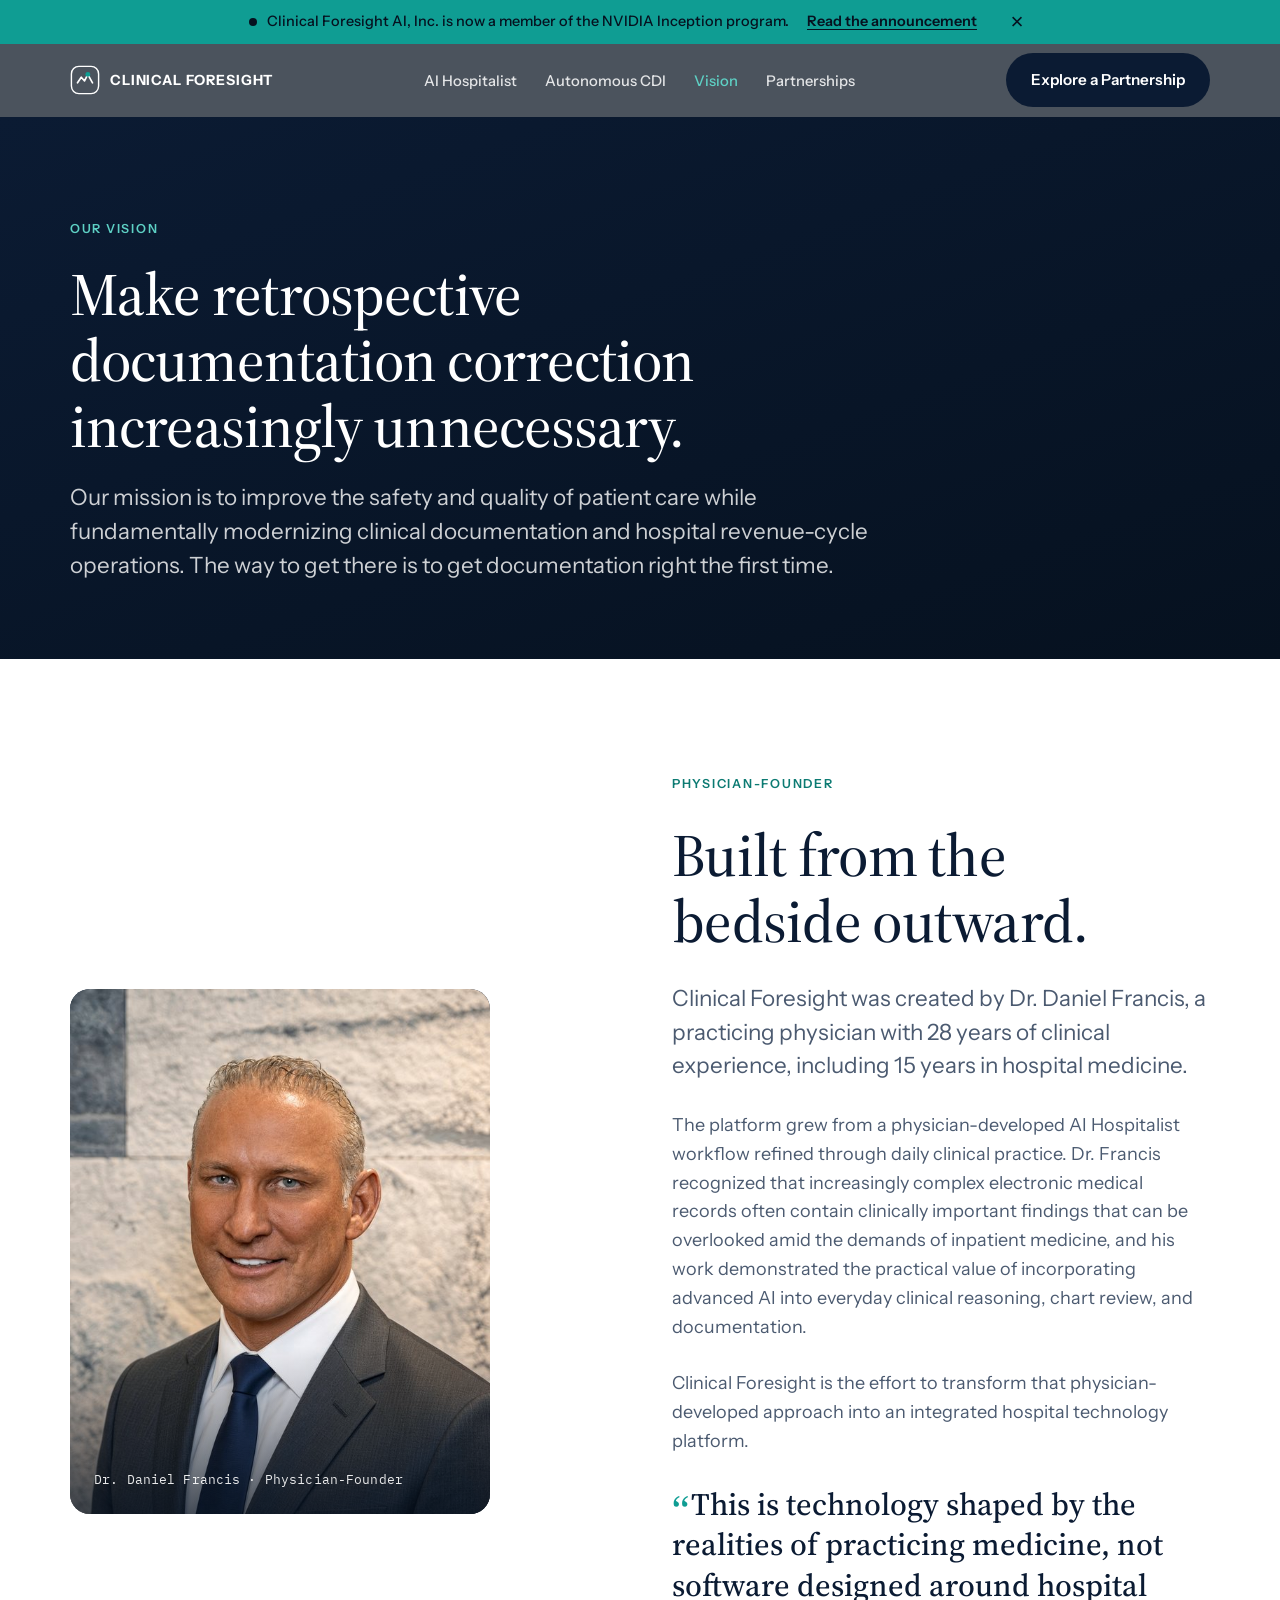
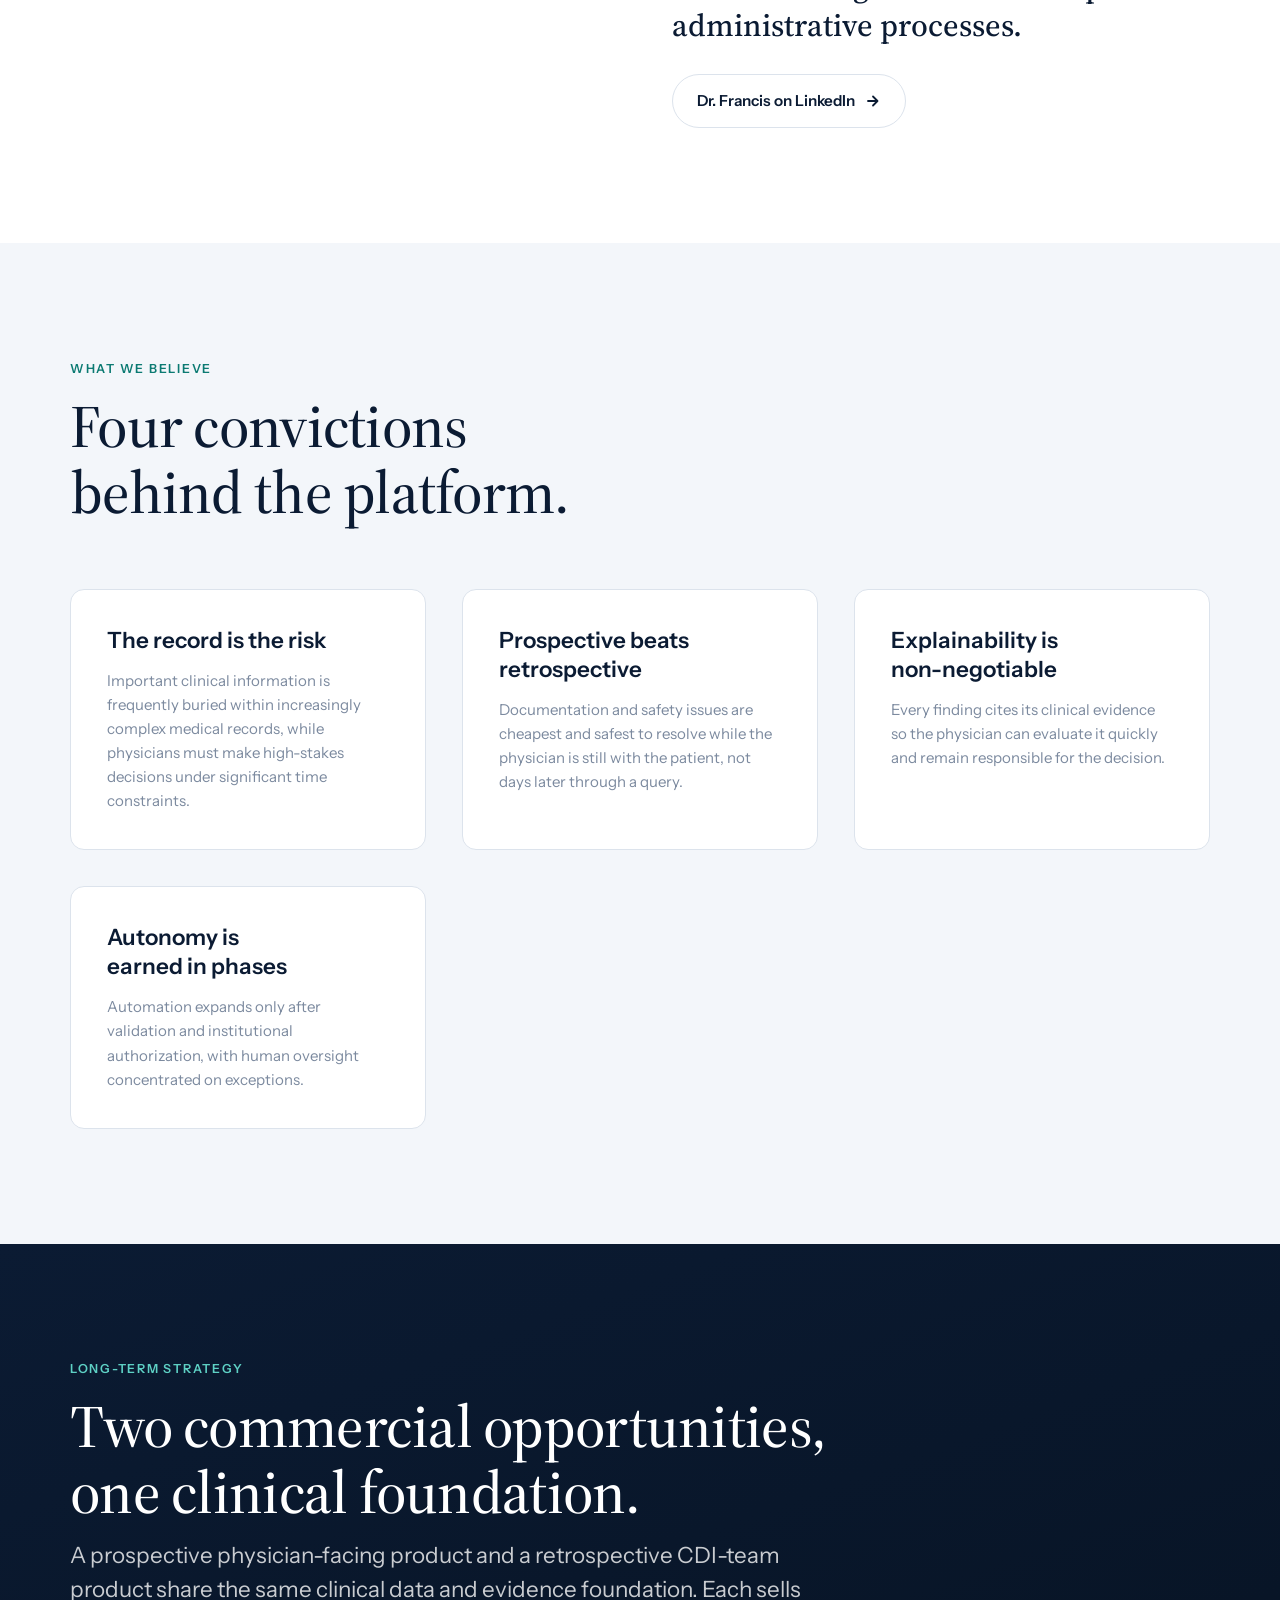
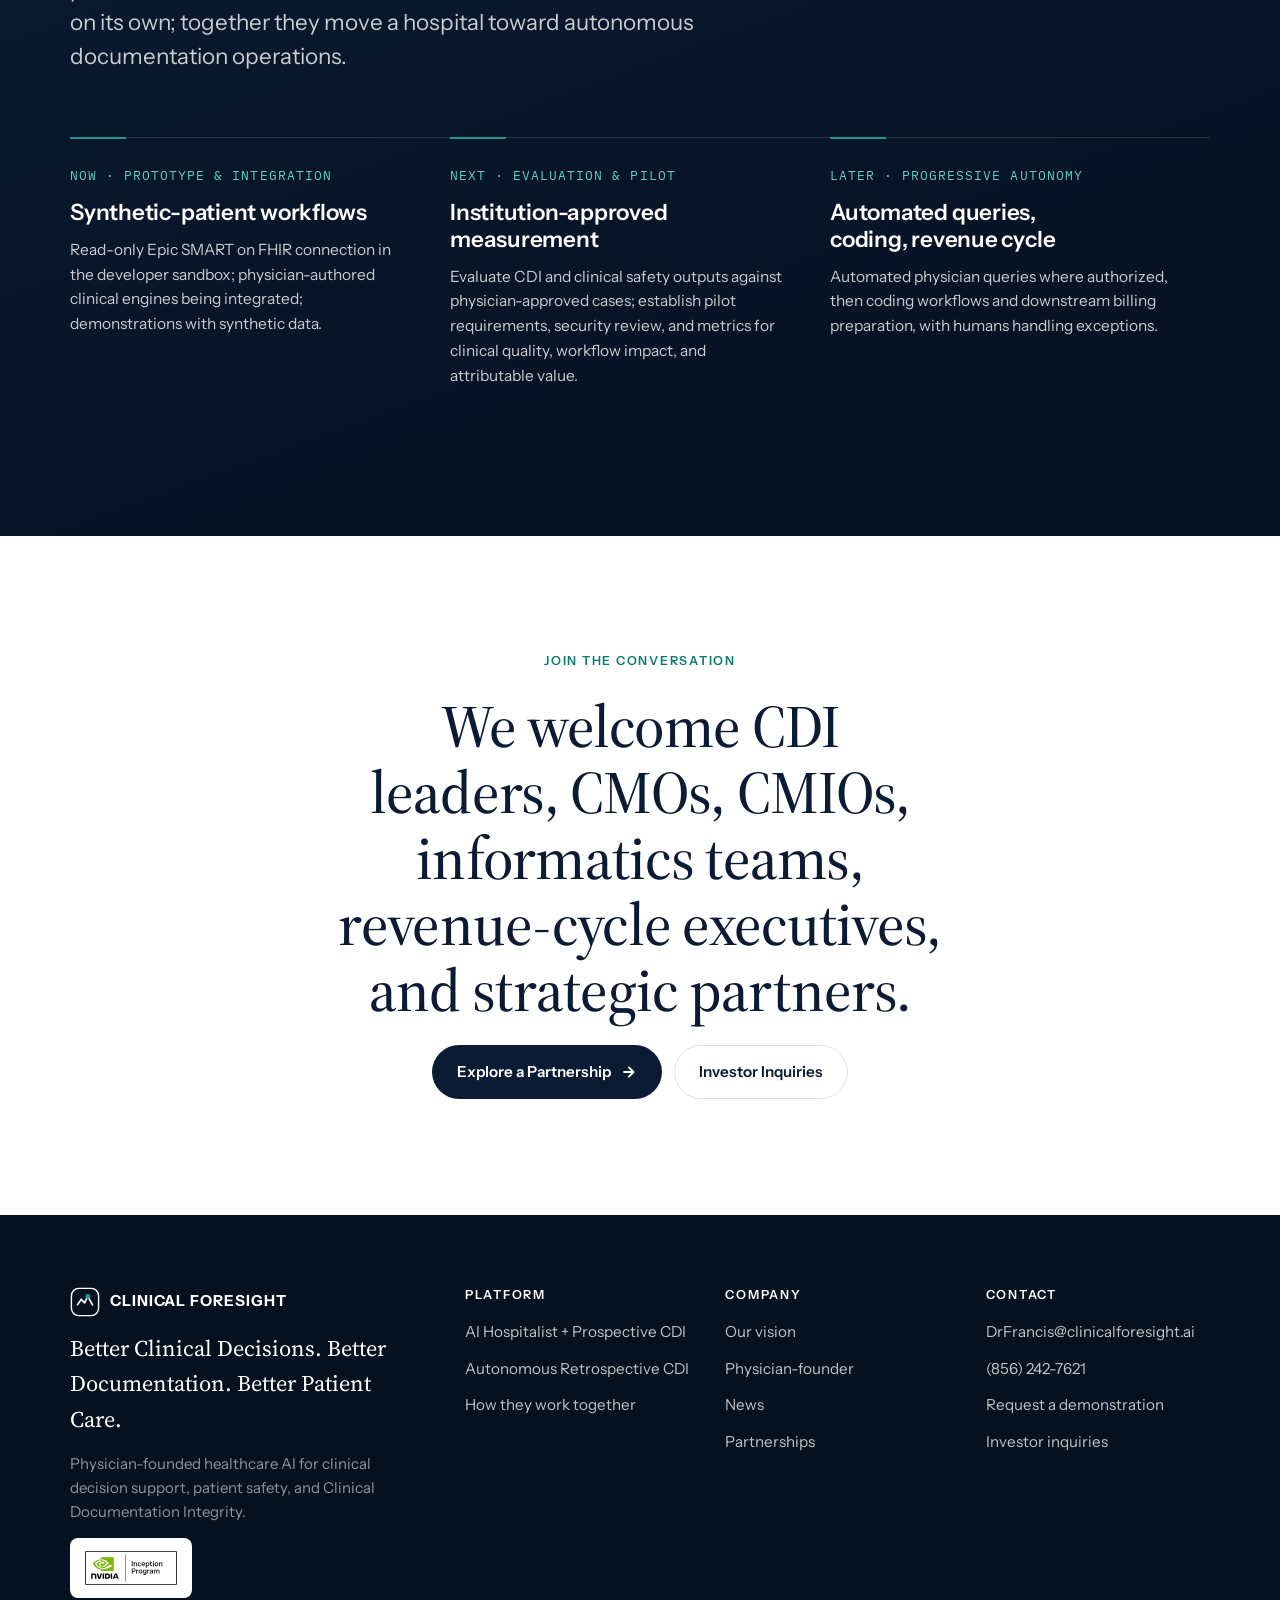
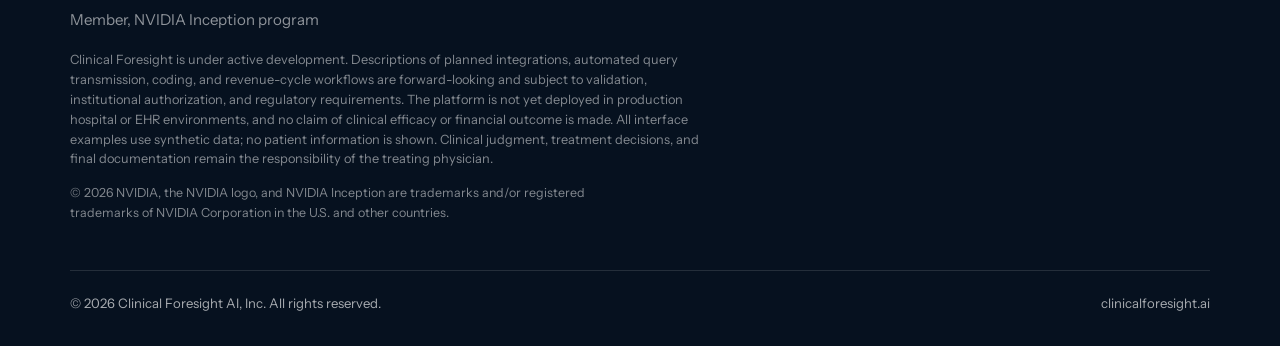
<file: about.html>
<!doctype html>
<html lang="en">
<head>
<meta charset="utf-8">
<meta name="viewport" content="width=device-width, initial-scale=1, viewport-fit=cover">
<title>Our Vision | Clinical Foresight AI</title>
<meta name="description" content="The physician-founder story, clinical motivation, company mission, and long-term strategy behind Clinical Foresight.">
<link rel="canonical" href="https://www.clinicalforesight.ai/about.html">
<meta property="og:type" content="website">
<meta property="og:site_name" content="Clinical Foresight AI">
<meta property="og:title" content="Our Vision | Clinical Foresight AI">
<meta property="og:description" content="The physician-founder story, clinical motivation, company mission, and long-term strategy behind Clinical Foresight.">
<meta property="og:url" content="https://www.clinicalforesight.ai/about.html">
<meta property="og:image" content="https://www.clinicalforesight.ai/assets/og-image.png">
<meta property="og:image:width" content="1200">
<meta property="og:image:height" content="630">
<meta property="og:image:alt" content="Clinical Foresight AI: physician-founded clinical AI for patient safety and prospective CDI">
<meta name="twitter:card" content="summary_large_image">
<meta name="twitter:image" content="https://www.clinicalforesight.ai/assets/og-image.png">
<meta name="theme-color" content="#0B1B33">
<link rel="icon" href="/favicon.ico" sizes="48x48">
<link rel="icon" href="assets/favicon.svg" type="image/svg+xml">
<link rel="apple-touch-icon" href="assets/apple-touch-icon.png">
<link rel="preconnect" href="https://fonts.googleapis.com">
<link rel="preconnect" href="https://fonts.gstatic.com" crossorigin>
<link rel="stylesheet" href="https://fonts.googleapis.com/css2?family=Source+Serif+4:ital,opsz,wght@0,8..60,400;0,8..60,500;1,8..60,400;1,8..60,500&family=Instrument+Sans:wght@400;500;600&family=IBM+Plex+Mono:wght@400;500&display=swap">
<link rel="stylesheet" href="assets/styles.css">
<script type="application/ld+json">
{"@context":"https://schema.org","@graph":[{"@type":"Organization","@id":"https://www.clinicalforesight.ai/#organization","name":"Clinical Foresight AI","legalName":"Clinical Foresight AI, Inc.","alternateName":["Clinical Foresight","ClinicalForesight.ai"],"url":"https://www.clinicalforesight.ai/","logo":{"@type":"ImageObject","url":"https://www.clinicalforesight.ai/assets/logo-512.png","width":512,"height":512},"image":"https://www.clinicalforesight.ai/assets/og-image.png","email":"DrFrancis@clinicalforesight.ai","telephone":"+18562427621","description":"Physician-founded healthcare AI company developing clinical decision support, patient safety, and Clinical Documentation Integrity (CDI) automation for hospitals.","founder":{"@type":"Person","name":"Daniel L. Francis, DO","jobTitle":"Physician-Founder","url":"https://www.clinicalforesight.ai/about.html#founder","sameAs":["https://www.linkedin.com/in/danfrancisdo"]},"knowsAbout":["Clinical Documentation Integrity","Clinical decision support","Patient safety","Hospital medicine","SMART on FHIR"]}]}
</script>
</head>
<body>
<a class="skip-link" href="#main">Skip to content</a>
<div class="announce" id="announce" role="region" aria-label="Announcement">
  <div class="container">
    <div class="announce__inner">
      <span class="announce__text">Clinical Foresight AI, Inc. is now a member of the NVIDIA Inception program.</span>
      <a href="news-nvidia-inception.html">Read the announcement</a>
      <button class="announce__close" type="button" aria-label="Dismiss announcement" data-dismiss="announce">&times;</button>
    </div>
  </div>
</div>
<header class="header header--dark">
  <div class="container">
    <nav class="nav" aria-label="Primary">
      <a class="brand" href="index.html" aria-label="Clinical Foresight home"><svg class="brand__mark" viewBox="0 0 32 32" aria-hidden="true" fill="none">
  <rect x="1.5" y="1.5" width="29" height="29" rx="8" stroke="currentColor" stroke-width="1.5"/>
  <path d="M8 19 L12 13 L15.5 17 L19 10 L24 19" stroke="currentColor" stroke-width="1.8" stroke-linecap="round" stroke-linejoin="round"/>
  <circle cx="19" cy="10" r="2.6" fill="#0F9D93"/>
</svg><span>Clinical Foresight</span></a>
      <ul class="nav__links">
        <li><a href="ai-hospitalist.html">AI Hospitalist</a></li>
        <li><a href="autonomous-cdi.html">Autonomous CDI</a></li>
        <li><a href="about.html" aria-current="page">Vision</a></li>
        <li><a href="contact.html">Partnerships</a></li>
      </ul>
      <a class="btn btn--primary nav__cta" href="contact.html">Explore a Partnership</a>
      <button class="nav__toggle" type="button" aria-expanded="false" aria-controls="mobile-nav" aria-label="Open menu"><span></span></button>
    </nav>
  </div>
  <div class="nav__mobile" id="mobile-nav">
    <div class="container">
      <ul>
        <li><a href="index.html">Home</a></li>
        <li><a href="ai-hospitalist.html">AI Hospitalist</a></li>
        <li><a href="autonomous-cdi.html">Autonomous CDI</a></li>
        <li><a href="about.html" aria-current="page">Vision</a></li>
        <li><a href="contact.html">Partnerships</a></li>
      </ul>
      <a class="btn btn--primary" href="contact.html">Explore a Partnership</a>
    </div>
  </div>
</header>
<main id="main">

<section class="page-hero band">
  <div class="container">
    <div class="page-hero__inner">
      <p class="eyebrow">Our vision</p>
      <h1>Make retrospective documentation correction increasingly unnecessary.</h1>
      <p class="lede">Our mission is to improve the safety and quality of patient care while fundamentally modernizing clinical documentation and hospital revenue-cycle operations. The way to get there is to get documentation right the first time.</p>
    </div>
  </div>
</section>

<section class="section" id="founder">
  <div class="container">
    <div class="founder">
      <div class="founder__portrait reveal">
        <img src="assets/founder-daniel-francis.jpg" srcset="assets/founder-daniel-francis-600.jpg 600w, assets/founder-daniel-francis.jpg 1200w" sizes="(min-width: 900px) 420px, 100vw" width="1200" height="1500" alt="Dr. Daniel Francis, Physician-Founder of Clinical Foresight" loading="lazy" decoding="async">
        <span class="mono">Dr. Daniel Francis · Physician-Founder</span>
      </div>
      <div class="stack stack--lg reveal" data-delay="1">
        <p class="eyebrow">Physician-founder</p>
        <h2>Built from the bedside outward.</h2>
        <p class="lede">Clinical Foresight was created by Dr. Daniel Francis, a practicing physician with 28 years of clinical experience, including 15 years in hospital medicine.</p>
        <p>The platform grew from a physician-developed AI Hospitalist workflow refined through daily clinical practice. Dr. Francis recognized that increasingly complex electronic medical records often contain clinically important findings that can be overlooked amid the demands of inpatient medicine, and his work demonstrated the practical value of incorporating advanced AI into everyday clinical reasoning, chart review, and documentation.</p>
        <p>Clinical Foresight is the effort to transform that physician-developed approach into an integrated hospital technology platform.</p>
        <p class="founder__quote">This is technology shaped by the realities of practicing medicine, not software designed around hospital administrative processes.</p>
        <div class="btn-row"><a class="btn btn--ghost" href="https://www.linkedin.com/in/danfrancisdo" rel="me noopener" target="_blank">Dr. Francis on LinkedIn <svg class="arrow" width="16" height="16" viewBox="0 0 16 16" aria-hidden="true"><path d="M3 8h9M8 3.5 12.5 8 8 12.5" fill="none" stroke="currentColor" stroke-width="1.8" stroke-linecap="round" stroke-linejoin="round"/></svg></a></div>
      </div>
    </div>
  </div>
</section>

<section class="section section--mist">
  <div class="container">
    <div class="sec-head reveal">
      <p class="eyebrow">What we believe</p>
      <h2>Four convictions behind the platform.</h2>
    </div>
    <div class="grid grid--2">
      <div class="card reveal"><h4>The record is the risk</h4><p class="small">Important clinical information is frequently buried within increasingly complex medical records, while physicians must make high-stakes decisions under significant time constraints.</p></div>
      <div class="card reveal" data-delay="1"><h4>Prospective beats retrospective</h4><p class="small">Documentation and safety issues are cheapest and safest to resolve while the physician is still with the patient, not days later through a query.</p></div>
      <div class="card reveal" data-delay="2"><h4>Explainability is non-negotiable</h4><p class="small">Every finding cites its clinical evidence so the physician can evaluate it quickly and remain responsible for the decision.</p></div>
      <div class="card reveal" data-delay="3"><h4>Autonomy is earned in phases</h4><p class="small">Automation expands only after validation and institutional authorization, with human oversight concentrated on exceptions.</p></div>
    </div>
  </div>
</section>

<section class="section band">
  <div class="container">
    <div class="sec-head reveal">
      <p class="eyebrow">Long-term strategy</p>
      <h2>Two commercial opportunities, one clinical foundation.</h2>
      <p class="lede">A prospective physician-facing product and a retrospective CDI-team product share the same clinical data and evidence foundation. Each sells on its own; together they move a hospital toward autonomous documentation operations.</p>
    </div>
    <div class="steps">
      <div class="step reveal">
        <span class="step__n">NOW · PROTOTYPE &amp; INTEGRATION</span>
        <h3>Synthetic-patient workflows</h3>
        <p>Read-only Epic SMART on FHIR connection in the developer sandbox; physician-authored clinical engines being integrated; demonstrations with synthetic data.</p>
      </div>
      <div class="step reveal" data-delay="1">
        <span class="step__n">NEXT · EVALUATION &amp; PILOT</span>
        <h3>Institution-approved measurement</h3>
        <p>Evaluate CDI and clinical safety outputs against physician-approved cases; establish pilot requirements, security review, and metrics for clinical quality, workflow impact, and attributable value.</p>
      </div>
      <div class="step reveal" data-delay="2">
        <span class="step__n">LATER · PROGRESSIVE AUTONOMY</span>
        <h3>Automated queries, coding, revenue cycle</h3>
        <p>Automated physician queries where authorized, then coding workflows and downstream billing preparation, with humans handling exceptions.</p>
      </div>
    </div>
  </div>
</section>

<section class="section">
  <div class="container">
    <div class="cta reveal">
      <p class="eyebrow">Join the conversation</p>
      <h2>We welcome CDI leaders, CMOs, CMIOs, informatics teams, revenue-cycle executives, and strategic partners.</h2>
      <div class="btn-row">
        <a class="btn btn--primary" href="contact.html">Explore a Partnership <svg class="arrow" width="16" height="16" viewBox="0 0 16 16" aria-hidden="true"><path d="M3 8h9M8 3.5 12.5 8 8 12.5" fill="none" stroke="currentColor" stroke-width="1.8" stroke-linecap="round" stroke-linejoin="round"/></svg></a>
        <a class="btn btn--ghost" href="contact.html#investors">Investor Inquiries</a>
      </div>
    </div>
  </div>
</section>
</main>
<footer class="footer">
  <div class="container">
    <div class="footer__grid">
      <div class="footer__brand">
        <a class="brand" href="index.html"><svg class="brand__mark" viewBox="0 0 32 32" aria-hidden="true" fill="none">
  <rect x="1.5" y="1.5" width="29" height="29" rx="8" stroke="currentColor" stroke-width="1.5"/>
  <path d="M8 19 L12 13 L15.5 17 L19 10 L24 19" stroke="currentColor" stroke-width="1.8" stroke-linecap="round" stroke-linejoin="round"/>
  <circle cx="19" cy="10" r="2.6" fill="#0F9D93"/>
</svg><span>Clinical Foresight</span></a>
        <p class="footer__tag">Better Clinical Decisions. Better Documentation. Better Patient Care.</p>
        <p class="small" style="color:rgba(255,255,255,0.55)">Physician-founded healthcare AI for clinical decision support, patient safety, and Clinical Documentation Integrity.</p>
        <div class="footer__member">
          <a class="badge-field" href="news-nvidia-inception.html" aria-label="Clinical Foresight AI, Inc. is a member of the NVIDIA Inception program. Read the announcement."><img src="assets/nvidia-inception-badge.svg" alt="NVIDIA Inception Program member badge" width="500" height="216"></a>
          <span class="small">Member, NVIDIA Inception program</span>
        </div>
      </div>
      <div>
        <h4>Platform</h4>
        <ul>
          <li><a href="ai-hospitalist.html">AI Hospitalist + Prospective CDI</a></li>
          <li><a href="autonomous-cdi.html">Autonomous Retrospective CDI</a></li>
          <li><a href="index.html#together">How they work together</a></li>
        </ul>
      </div>
      <div>
        <h4>Company</h4>
        <ul>
          <li><a href="about.html">Our vision</a></li>
          <li><a href="about.html#founder">Physician-founder</a></li>
          <li><a href="news-nvidia-inception.html">News</a></li>
          <li><a href="contact.html">Partnerships</a></li>
        </ul>
      </div>
      <div>
        <h4>Contact</h4>
        <ul>
          <li><a href="mailto:DrFrancis@clinicalforesight.ai">DrFrancis@clinicalforesight.ai</a></li>
          <li><a href="tel:+18562427621">(856) 242-7621</a></li>
          <li><a href="contact.html#demo">Request a demonstration</a></li>
          <li><a href="contact.html#investors">Investor inquiries</a></li>
        </ul>
      </div>
    </div>
    <p class="footer__legal">Clinical Foresight is under active development. Descriptions of planned integrations, automated query transmission, coding, and revenue-cycle workflows are forward-looking and subject to validation, institutional authorization, and regulatory requirements. The platform is not yet deployed in production hospital or EHR environments, and no claim of clinical efficacy or financial outcome is made. All interface examples use synthetic data; no patient information is shown. Clinical judgment, treatment decisions, and final documentation remain the responsibility of the treating physician.</p>
    <p class="nvidia-legal">&copy; 2026 NVIDIA, the NVIDIA logo, and NVIDIA Inception are trademarks and/or registered trademarks of NVIDIA Corporation in the U.S. and other countries.</p>
    <div class="footer__bottom">
      <span>&copy; <span id="year">2026</span> Clinical Foresight AI, Inc. All rights reserved.</span>
      <span>clinicalforesight.ai</span>
    </div>
  </div>
</footer>
<script src="assets/main.js" defer></script>
</body>
</html>
</file>
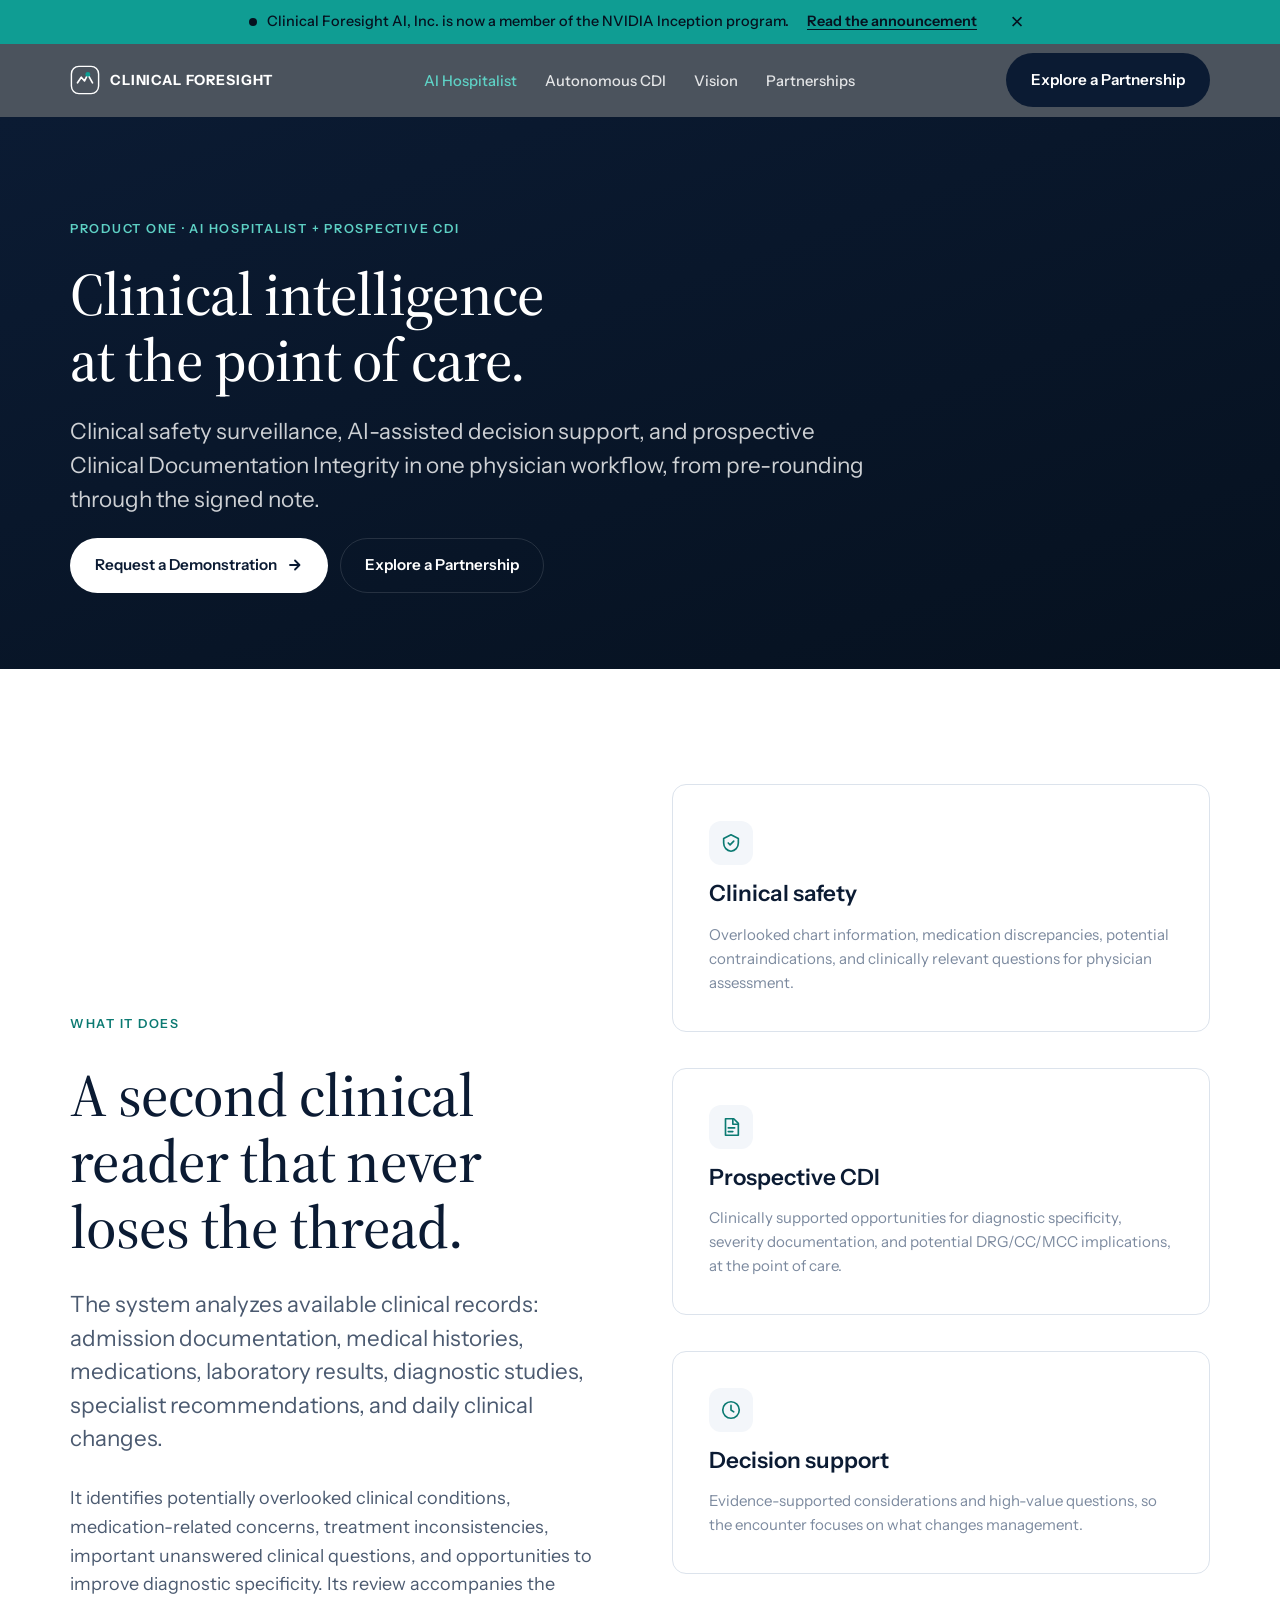
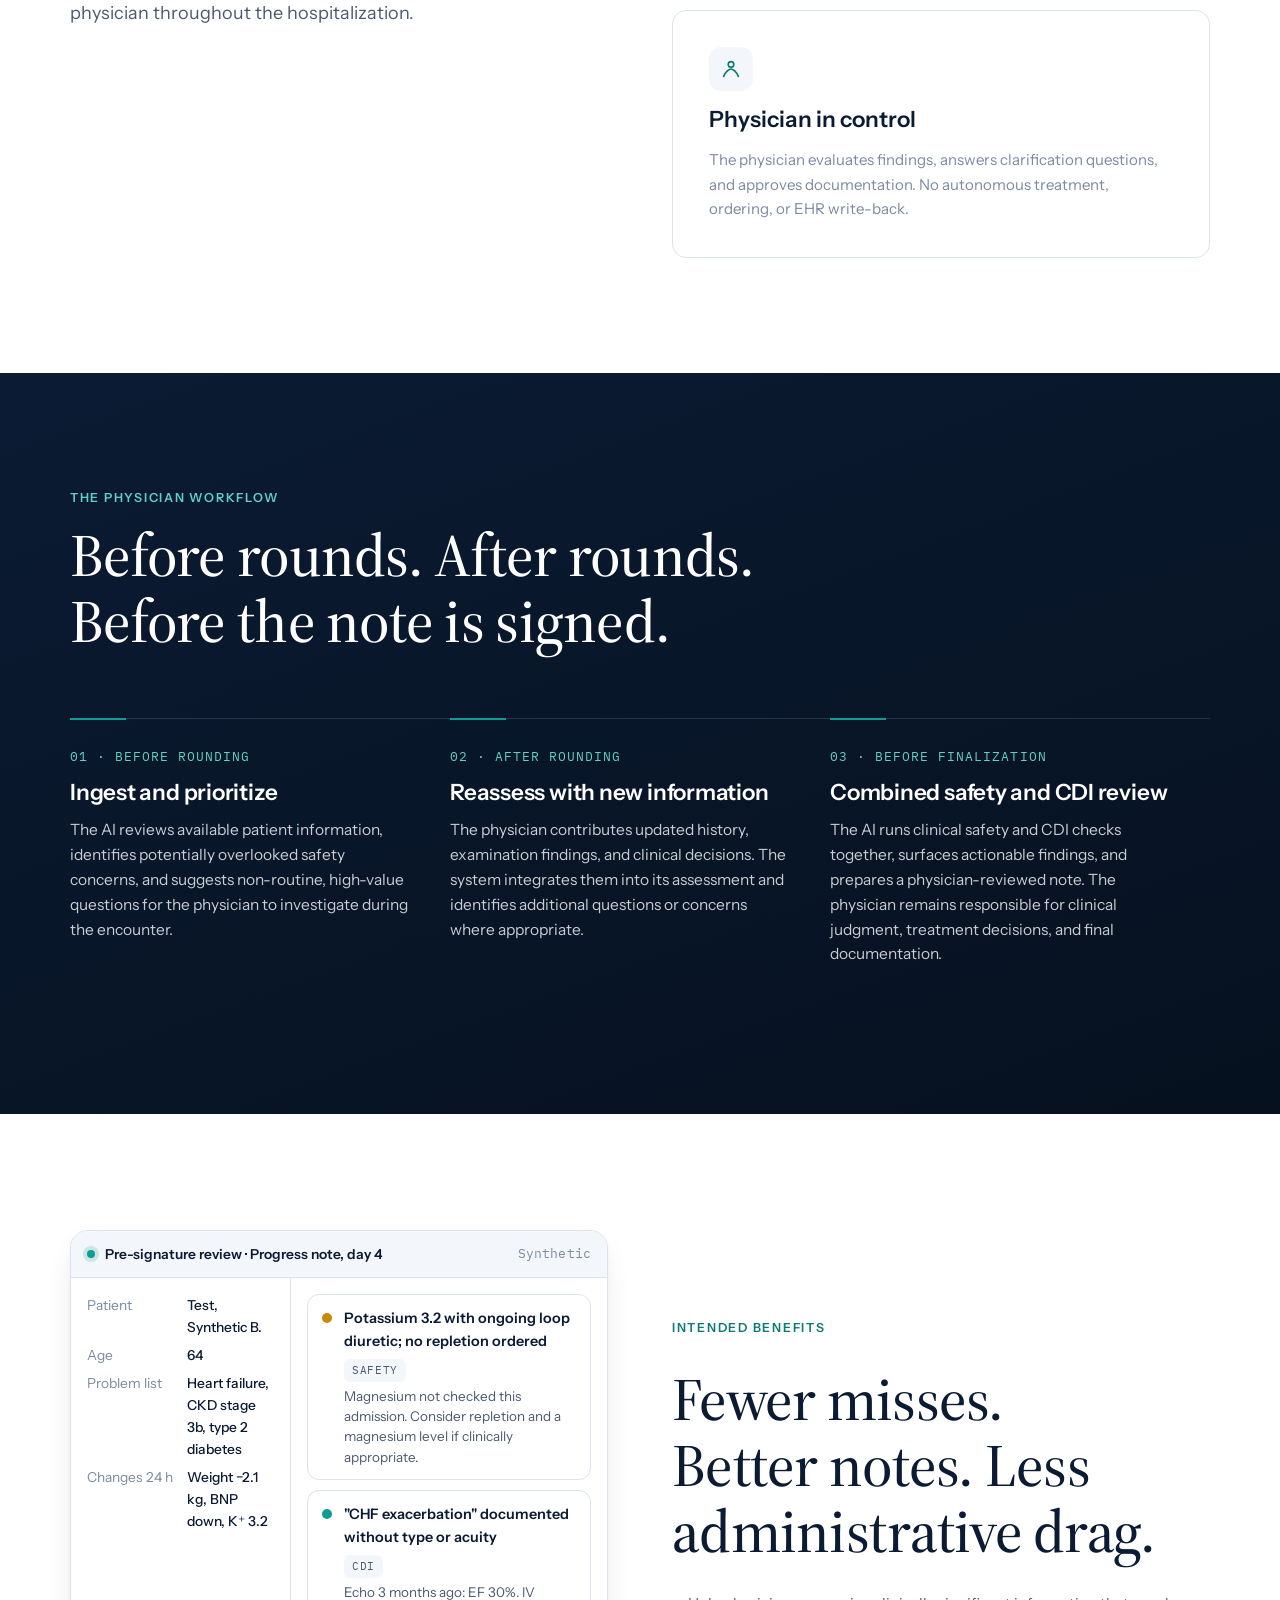
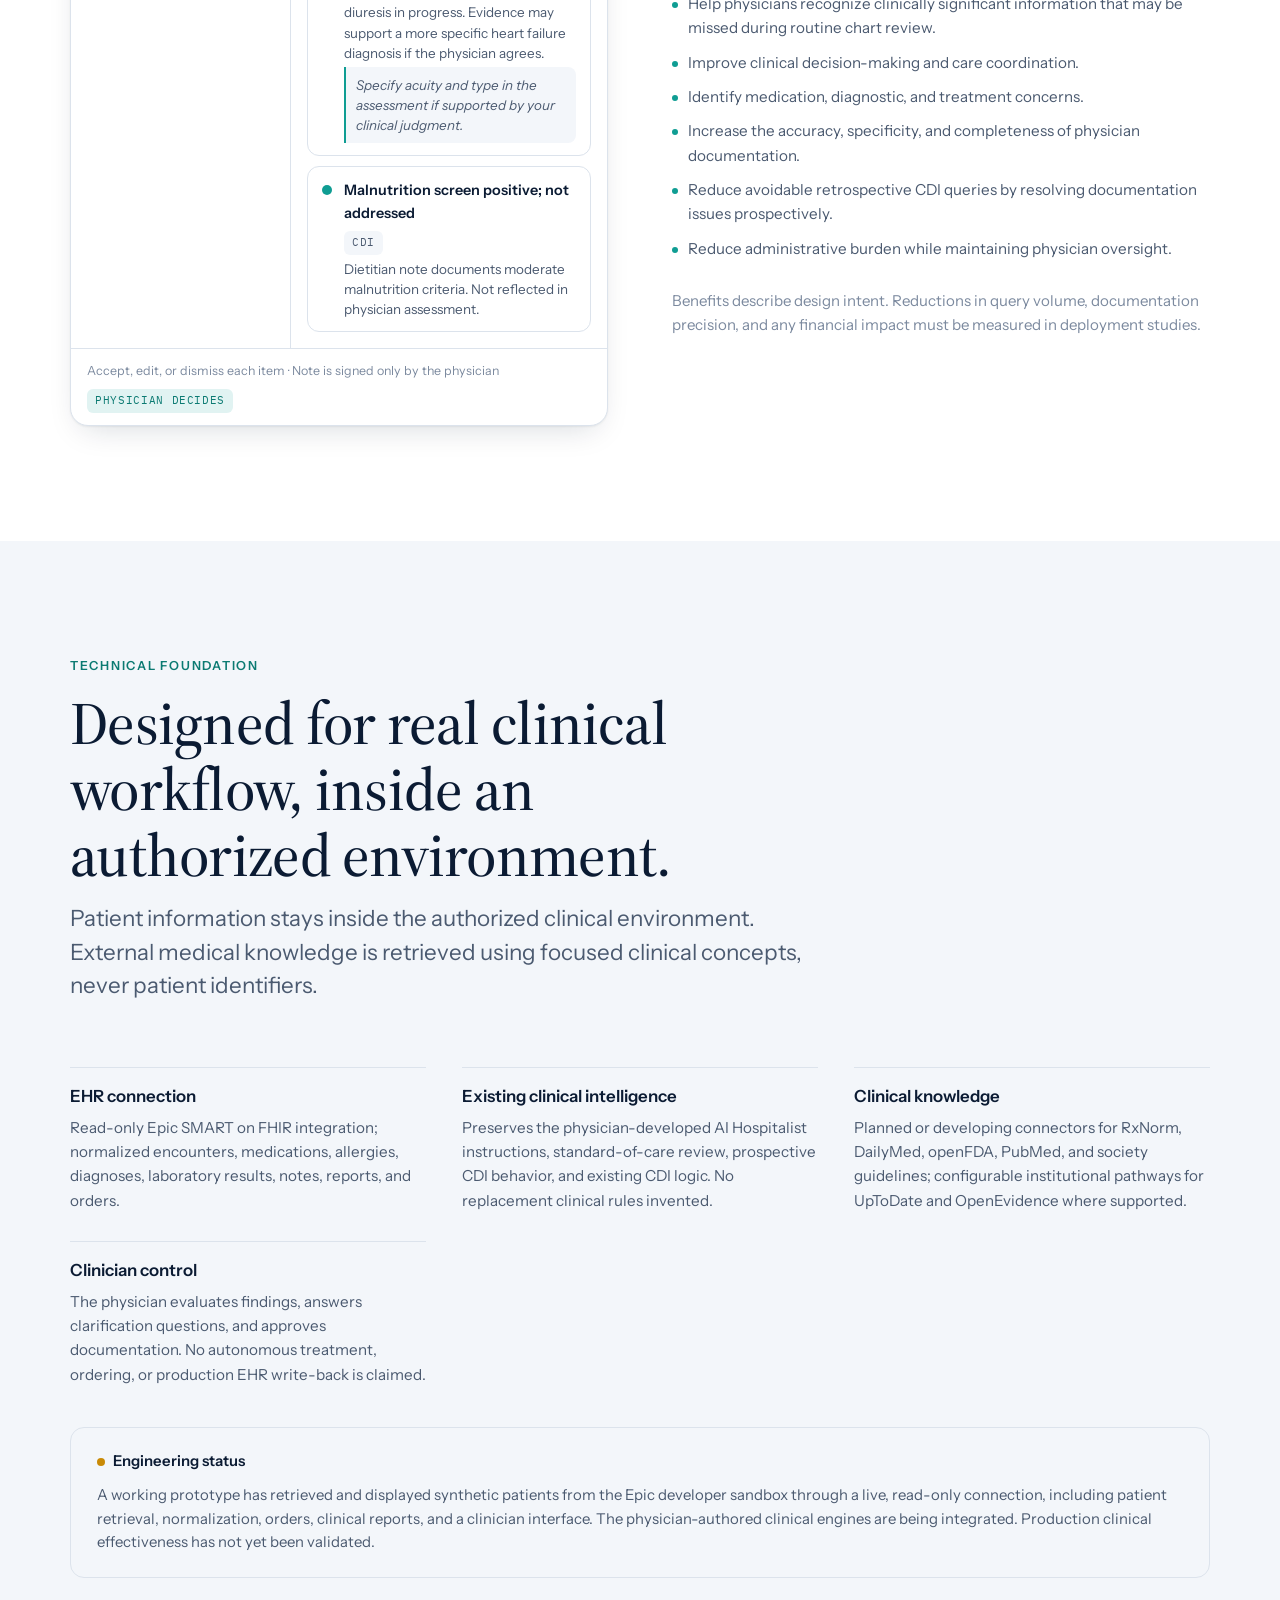
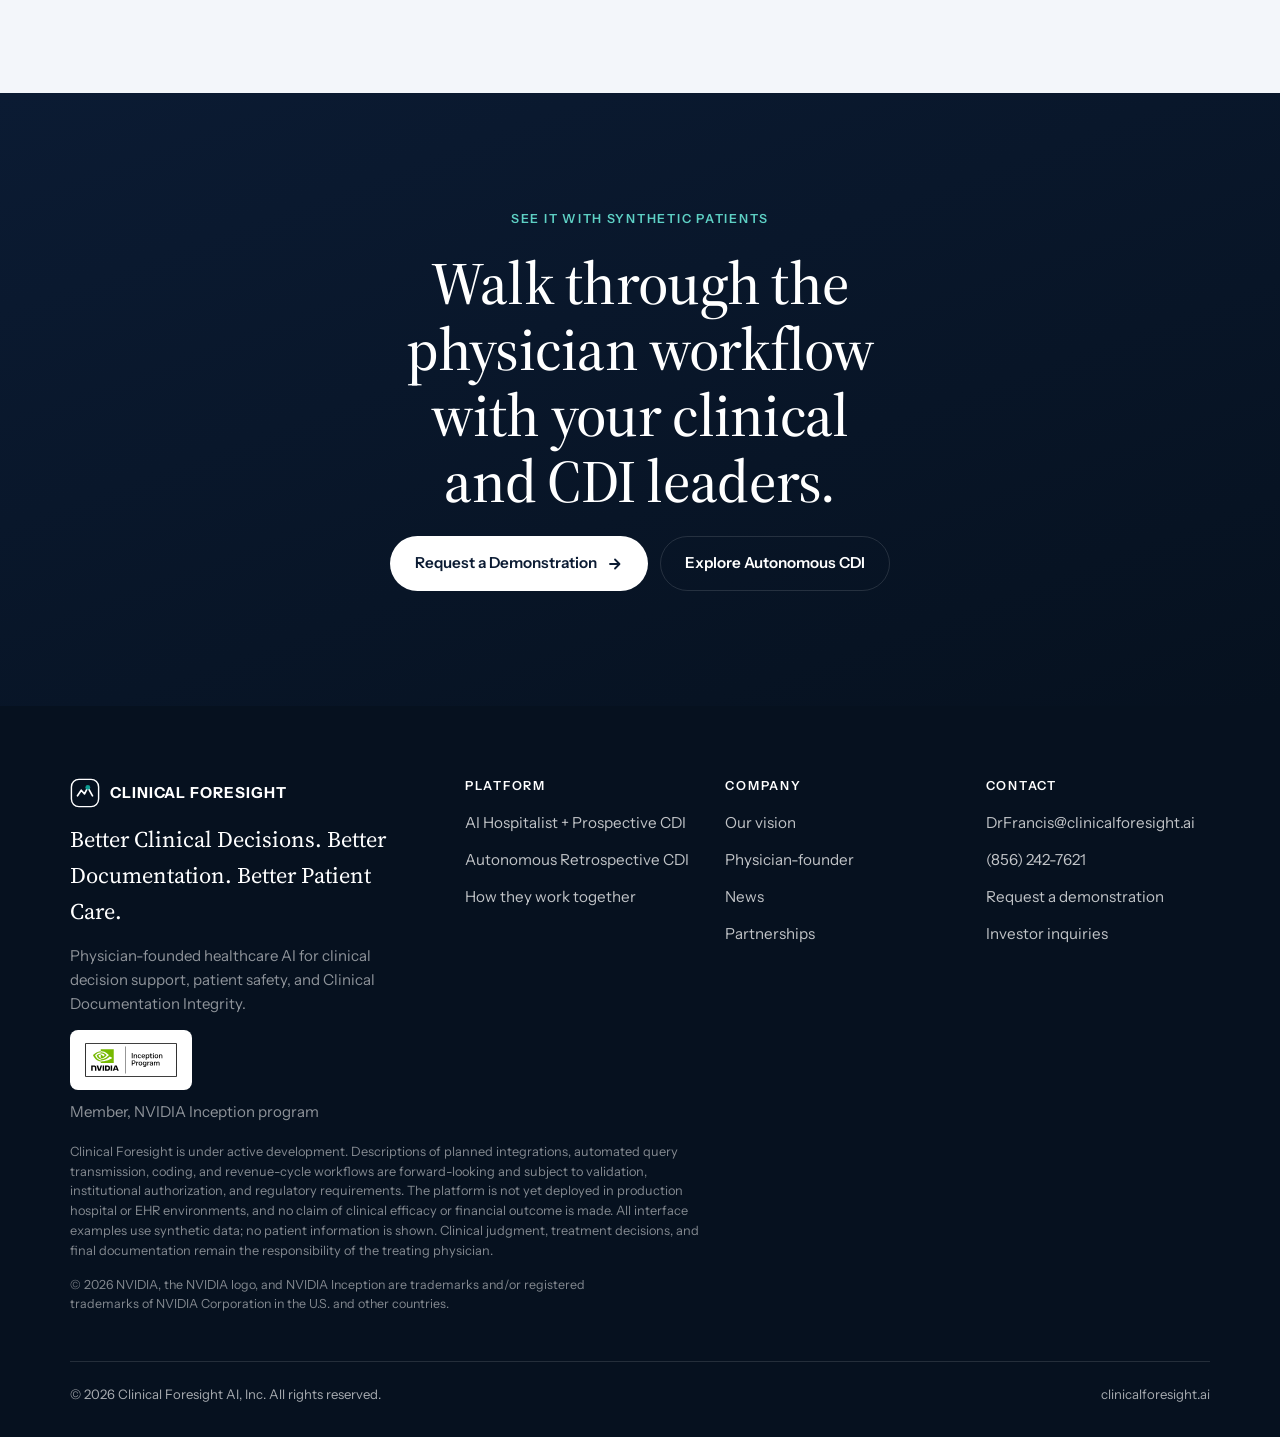
<file: ai-hospitalist.html>
<!doctype html>
<html lang="en">
<head>
<meta charset="utf-8">
<meta name="viewport" content="width=device-width, initial-scale=1, viewport-fit=cover">
<title>AI Hospitalist + Prospective CDI | Clinical Foresight AI</title>
<meta name="description" content="Clinical safety surveillance, decision support, and prospective CDI in one physician workflow: before rounds, after rounds, and before the note is signed.">
<link rel="canonical" href="https://www.clinicalforesight.ai/ai-hospitalist.html">
<meta property="og:type" content="website">
<meta property="og:site_name" content="Clinical Foresight AI">
<meta property="og:title" content="AI Hospitalist + Prospective CDI | Clinical Foresight AI">
<meta property="og:description" content="Clinical safety surveillance, decision support, and prospective CDI in one physician workflow: before rounds, after rounds, and before the note is signed.">
<meta property="og:url" content="https://www.clinicalforesight.ai/ai-hospitalist.html">
<meta property="og:image" content="https://www.clinicalforesight.ai/assets/og-image.png">
<meta property="og:image:width" content="1200">
<meta property="og:image:height" content="630">
<meta property="og:image:alt" content="Clinical Foresight AI: physician-founded clinical AI for patient safety and prospective CDI">
<meta name="twitter:card" content="summary_large_image">
<meta name="twitter:image" content="https://www.clinicalforesight.ai/assets/og-image.png">
<meta name="theme-color" content="#0B1B33">
<link rel="icon" href="/favicon.ico" sizes="48x48">
<link rel="icon" href="assets/favicon.svg" type="image/svg+xml">
<link rel="apple-touch-icon" href="assets/apple-touch-icon.png">
<link rel="preconnect" href="https://fonts.googleapis.com">
<link rel="preconnect" href="https://fonts.gstatic.com" crossorigin>
<link rel="stylesheet" href="https://fonts.googleapis.com/css2?family=Source+Serif+4:ital,opsz,wght@0,8..60,400;0,8..60,500;1,8..60,400;1,8..60,500&family=Instrument+Sans:wght@400;500;600&family=IBM+Plex+Mono:wght@400;500&display=swap">
<link rel="stylesheet" href="assets/styles.css">
<script type="application/ld+json">
{"@context":"https://schema.org","@graph":[{"@type":"Organization","@id":"https://www.clinicalforesight.ai/#organization","name":"Clinical Foresight AI","legalName":"Clinical Foresight AI, Inc.","alternateName":["Clinical Foresight","ClinicalForesight.ai"],"url":"https://www.clinicalforesight.ai/","logo":{"@type":"ImageObject","url":"https://www.clinicalforesight.ai/assets/logo-512.png","width":512,"height":512},"image":"https://www.clinicalforesight.ai/assets/og-image.png","email":"DrFrancis@clinicalforesight.ai","telephone":"+18562427621","description":"Physician-founded healthcare AI company developing clinical decision support, patient safety, and Clinical Documentation Integrity (CDI) automation for hospitals.","founder":{"@type":"Person","name":"Daniel L. Francis, DO","jobTitle":"Physician-Founder","url":"https://www.clinicalforesight.ai/about.html#founder","sameAs":["https://www.linkedin.com/in/danfrancisdo"]},"knowsAbout":["Clinical Documentation Integrity","Clinical decision support","Patient safety","Hospital medicine","SMART on FHIR"]}]}
</script>
</head>
<body>
<a class="skip-link" href="#main">Skip to content</a>
<div class="announce" id="announce" role="region" aria-label="Announcement">
  <div class="container">
    <div class="announce__inner">
      <span class="announce__text">Clinical Foresight AI, Inc. is now a member of the NVIDIA Inception program.</span>
      <a href="news-nvidia-inception.html">Read the announcement</a>
      <button class="announce__close" type="button" aria-label="Dismiss announcement" data-dismiss="announce">&times;</button>
    </div>
  </div>
</div>
<header class="header header--dark">
  <div class="container">
    <nav class="nav" aria-label="Primary">
      <a class="brand" href="index.html" aria-label="Clinical Foresight home"><svg class="brand__mark" viewBox="0 0 32 32" aria-hidden="true" fill="none">
  <rect x="1.5" y="1.5" width="29" height="29" rx="8" stroke="currentColor" stroke-width="1.5"/>
  <path d="M8 19 L12 13 L15.5 17 L19 10 L24 19" stroke="currentColor" stroke-width="1.8" stroke-linecap="round" stroke-linejoin="round"/>
  <circle cx="19" cy="10" r="2.6" fill="#0F9D93"/>
</svg><span>Clinical Foresight</span></a>
      <ul class="nav__links">
        <li><a href="ai-hospitalist.html" aria-current="page">AI Hospitalist</a></li>
        <li><a href="autonomous-cdi.html">Autonomous CDI</a></li>
        <li><a href="about.html">Vision</a></li>
        <li><a href="contact.html">Partnerships</a></li>
      </ul>
      <a class="btn btn--primary nav__cta" href="contact.html">Explore a Partnership</a>
      <button class="nav__toggle" type="button" aria-expanded="false" aria-controls="mobile-nav" aria-label="Open menu"><span></span></button>
    </nav>
  </div>
  <div class="nav__mobile" id="mobile-nav">
    <div class="container">
      <ul>
        <li><a href="index.html">Home</a></li>
        <li><a href="ai-hospitalist.html" aria-current="page">AI Hospitalist</a></li>
        <li><a href="autonomous-cdi.html">Autonomous CDI</a></li>
        <li><a href="about.html">Vision</a></li>
        <li><a href="contact.html">Partnerships</a></li>
      </ul>
      <a class="btn btn--primary" href="contact.html">Explore a Partnership</a>
    </div>
  </div>
</header>
<main id="main">

<section class="page-hero band">
  <div class="container">
    <div class="page-hero__inner">
      <p class="eyebrow">Product one · AI Hospitalist + Prospective CDI</p>
      <h1>Clinical intelligence at the point of care.</h1>
      <p class="lede">Clinical safety surveillance, AI-assisted decision support, and prospective Clinical Documentation Integrity in one physician workflow, from pre-rounding through the signed note.</p>
      <div class="btn-row">
        <a class="btn btn--primary" href="contact.html#demo">Request a Demonstration <svg class="arrow" width="16" height="16" viewBox="0 0 16 16" aria-hidden="true"><path d="M3 8h9M8 3.5 12.5 8 8 12.5" fill="none" stroke="currentColor" stroke-width="1.8" stroke-linecap="round" stroke-linejoin="round"/></svg></a>
        <a class="btn btn--ghost" href="contact.html">Explore a Partnership</a>
      </div>
    </div>
  </div>
</section>

<section class="section">
  <div class="container">
    <div class="split">
      <div class="stack stack--lg reveal">
        <p class="eyebrow">What it does</p>
        <h2>A second clinical reader that never loses the thread.</h2>
        <p class="lede">The system analyzes available clinical records: admission documentation, medical histories, medications, laboratory results, diagnostic studies, specialist recommendations, and daily clinical changes.</p>
        <p>It identifies potentially overlooked clinical conditions, medication-related concerns, treatment inconsistencies, important unanswered clinical questions, and opportunities to improve diagnostic specificity. Its review accompanies the physician throughout the hospitalization.</p>
      </div>
      <div class="grid grid--2 reveal" data-delay="1">
        <div class="card">
          <div class="card__icon"><svg viewBox="0 0 24 24" fill="none" stroke="currentColor" stroke-width="1.8" stroke-linecap="round" stroke-linejoin="round"><path d="M12 3 4 7v5c0 5 3.5 8.5 8 9 4.5-.5 8-4 8-9V7l-8-4Z"/><path d="m9 12 2 2 4-4"/></svg></div>
          <h4>Clinical safety</h4>
          <p class="small">Overlooked chart information, medication discrepancies, potential contraindications, and clinically relevant questions for physician assessment.</p>
        </div>
        <div class="card">
          <div class="card__icon"><svg viewBox="0 0 24 24" fill="none" stroke="currentColor" stroke-width="1.8" stroke-linecap="round" stroke-linejoin="round"><path d="M6 3h9l5 5v13H6z"/><path d="M14 3v6h6M9 13h7M9 17h5"/></svg></div>
          <h4>Prospective CDI</h4>
          <p class="small">Clinically supported opportunities for diagnostic specificity, severity documentation, and potential DRG/CC/MCC implications, at the point of care.</p>
        </div>
        <div class="card">
          <div class="card__icon"><svg viewBox="0 0 24 24" fill="none" stroke="currentColor" stroke-width="1.8" stroke-linecap="round" stroke-linejoin="round"><circle cx="12" cy="12" r="9"/><path d="M12 7v5l3 2"/></svg></div>
          <h4>Decision support</h4>
          <p class="small">Evidence-supported considerations and high-value questions, so the encounter focuses on what changes management.</p>
        </div>
        <div class="card">
          <div class="card__icon"><svg viewBox="0 0 24 24" fill="none" stroke="currentColor" stroke-width="1.8" stroke-linecap="round" stroke-linejoin="round"><path d="M4 20c2-5 6-8 8-8s6 3 8 8"/><circle cx="12" cy="7" r="3"/></svg></div>
          <h4>Physician in control</h4>
          <p class="small">The physician evaluates findings, answers clarification questions, and approves documentation. No autonomous treatment, ordering, or EHR write-back.</p>
        </div>
      </div>
    </div>
  </div>
</section>

<section class="section band">
  <div class="container">
    <div class="sec-head reveal">
      <p class="eyebrow">The physician workflow</p>
      <h2>Before rounds. After rounds. Before the note is signed.</h2>
    </div>
    <div class="steps">
      <div class="step reveal">
        <span class="step__n">01 · BEFORE ROUNDING</span>
        <h3>Ingest and prioritize</h3>
        <p>The AI reviews available patient information, identifies potentially overlooked safety concerns, and suggests non-routine, high-value questions for the physician to investigate during the encounter.</p>
      </div>
      <div class="step reveal" data-delay="1">
        <span class="step__n">02 · AFTER ROUNDING</span>
        <h3>Reassess with new information</h3>
        <p>The physician contributes updated history, examination findings, and clinical decisions. The system integrates them into its assessment and identifies additional questions or concerns where appropriate.</p>
      </div>
      <div class="step reveal" data-delay="2">
        <span class="step__n">03 · BEFORE FINALIZATION</span>
        <h3>Combined safety and CDI review</h3>
        <p>The AI runs clinical safety and CDI checks together, surfaces actionable findings, and prepares a physician-reviewed note. The physician remains responsible for clinical judgment, treatment decisions, and final documentation.</p>
      </div>
    </div>
  </div>
</section>

<section class="section">
  <div class="container">
    <div class="split">
      <div class="reveal">
        <!-- SYNTHETIC data only -->
        <div class="mock" role="img" aria-label="Illustrative pre-signature review with synthetic data: a safety item, a documentation specificity item, and the physician's decision controls.">
          <div class="mock__bar">
            <div class="mock__title"><span class="dot"></span> Pre-signature review · Progress note, day 4</div>
            <span class="mono">Synthetic</span>
          </div>
          <div class="mock__body">
            <div class="mock__aside">
              <dl>
                <dt>Patient</dt><dd>Test, Synthetic B.</dd>
                <dt>Age</dt><dd>64</dd>
                <dt>Problem list</dt><dd>Heart failure, CKD stage 3b, type 2 diabetes</dd>
                <dt>Changes 24 h</dt><dd>Weight −2.1 kg, BNP down, K⁺ 3.2</dd>
              </dl>
            </div>
            <div class="mock__main">
              <div class="finding">
                <span class="finding__sev finding__sev--review" aria-hidden="true"></span>
                <div>
                  <div class="finding__head"><strong>Potassium 3.2 with ongoing loop diuretic; no repletion ordered</strong><span class="chip">Safety</span></div>
                  <p>Magnesium not checked this admission. Consider repletion and a magnesium level if clinically appropriate.</p>
                </div>
              </div>
              <div class="finding">
                <span class="finding__sev finding__sev--cdi" aria-hidden="true"></span>
                <div>
                  <div class="finding__head"><strong>"CHF exacerbation" documented without type or acuity</strong><span class="chip">CDI</span></div>
                  <p>Echo 3 months ago: EF 30%. IV diuresis in progress. Evidence may support a more specific heart failure diagnosis if the physician agrees.</p>
                  <p class="finding__q">Specify acuity and type in the assessment if supported by your clinical judgment.</p>
                </div>
              </div>
              <div class="finding">
                <span class="finding__sev finding__sev--cdi" aria-hidden="true"></span>
                <div>
                  <div class="finding__head"><strong>Malnutrition screen positive; not addressed</strong><span class="chip">CDI</span></div>
                  <p>Dietitian note documents moderate malnutrition criteria. Not reflected in physician assessment.</p>
                </div>
              </div>
            </div>
          </div>
          <div class="mock__foot">
            <span>Accept, edit, or dismiss each item · Note is signed only by the physician</span>
            <span class="chip">Physician decides</span>
          </div>
        </div>
      </div>
      <div class="stack stack--lg reveal" data-delay="1">
        <p class="eyebrow">Intended benefits</p>
        <h2>Fewer misses. Better notes. Less administrative drag.</h2>
        <ul class="contact-list">
          <li>Help physicians recognize clinically significant information that may be missed during routine chart review.</li>
          <li>Improve clinical decision-making and care coordination.</li>
          <li>Identify medication, diagnostic, and treatment concerns.</li>
          <li>Increase the accuracy, specificity, and completeness of physician documentation.</li>
          <li>Reduce avoidable retrospective CDI queries by resolving documentation issues prospectively.</li>
          <li>Reduce administrative burden while maintaining physician oversight.</li>
        </ul>
        <p class="small">Benefits describe design intent. Reductions in query volume, documentation precision, and any financial impact must be measured in deployment studies.</p>
      </div>
    </div>
  </div>
</section>

<section class="section section--mist">
  <div class="container">
    <div class="sec-head reveal">
      <p class="eyebrow">Technical foundation</p>
      <h2>Designed for real clinical workflow, inside an authorized environment.</h2>
      <p class="lede">Patient information stays inside the authorized clinical environment. External medical knowledge is retrieved using focused clinical concepts, never patient identifiers.</p>
    </div>
    <div class="features">
      <div class="feature reveal"><h4>EHR connection</h4><p>Read-only Epic SMART on FHIR integration; normalized encounters, medications, allergies, diagnoses, laboratory results, notes, reports, and orders.</p></div>
      <div class="feature reveal" data-delay="1"><h4>Existing clinical intelligence</h4><p>Preserves the physician-developed AI Hospitalist instructions, standard-of-care review, prospective CDI behavior, and existing CDI logic. No replacement clinical rules invented.</p></div>
      <div class="feature reveal" data-delay="2"><h4>Clinical knowledge</h4><p>Planned or developing connectors for RxNorm, DailyMed, openFDA, PubMed, and society guidelines; configurable institutional pathways for UpToDate and OpenEvidence where supported.</p></div>
      <div class="feature reveal"><h4>Clinician control</h4><p>The physician evaluates findings, answers clarification questions, and approves documentation. No autonomous treatment, ordering, or production EHR write-back is claimed.</p></div>
    </div>
    <div class="status reveal" style="margin-top:40px">
      <strong>Engineering status</strong>
      <p>A working prototype has retrieved and displayed synthetic patients from the Epic developer sandbox through a live, read-only connection, including patient retrieval, normalization, orders, clinical reports, and a clinician interface. The physician-authored clinical engines are being integrated. Production clinical effectiveness has not yet been validated.</p>
    </div>
  </div>
</section>

<section class="section band">
  <div class="container">
    <div class="cta reveal">
      <p class="eyebrow">See it with synthetic patients</p>
      <h2>Walk through the physician workflow with your clinical and CDI leaders.</h2>
      <div class="btn-row">
        <a class="btn btn--primary" href="contact.html#demo">Request a Demonstration <svg class="arrow" width="16" height="16" viewBox="0 0 16 16" aria-hidden="true"><path d="M3 8h9M8 3.5 12.5 8 8 12.5" fill="none" stroke="currentColor" stroke-width="1.8" stroke-linecap="round" stroke-linejoin="round"/></svg></a>
        <a class="btn btn--ghost" href="autonomous-cdi.html">Explore Autonomous CDI</a>
      </div>
    </div>
  </div>
</section>
</main>
<footer class="footer">
  <div class="container">
    <div class="footer__grid">
      <div class="footer__brand">
        <a class="brand" href="index.html"><svg class="brand__mark" viewBox="0 0 32 32" aria-hidden="true" fill="none">
  <rect x="1.5" y="1.5" width="29" height="29" rx="8" stroke="currentColor" stroke-width="1.5"/>
  <path d="M8 19 L12 13 L15.5 17 L19 10 L24 19" stroke="currentColor" stroke-width="1.8" stroke-linecap="round" stroke-linejoin="round"/>
  <circle cx="19" cy="10" r="2.6" fill="#0F9D93"/>
</svg><span>Clinical Foresight</span></a>
        <p class="footer__tag">Better Clinical Decisions. Better Documentation. Better Patient Care.</p>
        <p class="small" style="color:rgba(255,255,255,0.55)">Physician-founded healthcare AI for clinical decision support, patient safety, and Clinical Documentation Integrity.</p>
        <div class="footer__member">
          <a class="badge-field" href="news-nvidia-inception.html" aria-label="Clinical Foresight AI, Inc. is a member of the NVIDIA Inception program. Read the announcement."><img src="assets/nvidia-inception-badge.svg" alt="NVIDIA Inception Program member badge" width="500" height="216"></a>
          <span class="small">Member, NVIDIA Inception program</span>
        </div>
      </div>
      <div>
        <h4>Platform</h4>
        <ul>
          <li><a href="ai-hospitalist.html">AI Hospitalist + Prospective CDI</a></li>
          <li><a href="autonomous-cdi.html">Autonomous Retrospective CDI</a></li>
          <li><a href="index.html#together">How they work together</a></li>
        </ul>
      </div>
      <div>
        <h4>Company</h4>
        <ul>
          <li><a href="about.html">Our vision</a></li>
          <li><a href="about.html#founder">Physician-founder</a></li>
          <li><a href="news-nvidia-inception.html">News</a></li>
          <li><a href="contact.html">Partnerships</a></li>
        </ul>
      </div>
      <div>
        <h4>Contact</h4>
        <ul>
          <li><a href="mailto:DrFrancis@clinicalforesight.ai">DrFrancis@clinicalforesight.ai</a></li>
          <li><a href="tel:+18562427621">(856) 242-7621</a></li>
          <li><a href="contact.html#demo">Request a demonstration</a></li>
          <li><a href="contact.html#investors">Investor inquiries</a></li>
        </ul>
      </div>
    </div>
    <p class="footer__legal">Clinical Foresight is under active development. Descriptions of planned integrations, automated query transmission, coding, and revenue-cycle workflows are forward-looking and subject to validation, institutional authorization, and regulatory requirements. The platform is not yet deployed in production hospital or EHR environments, and no claim of clinical efficacy or financial outcome is made. All interface examples use synthetic data; no patient information is shown. Clinical judgment, treatment decisions, and final documentation remain the responsibility of the treating physician.</p>
    <p class="nvidia-legal">&copy; 2026 NVIDIA, the NVIDIA logo, and NVIDIA Inception are trademarks and/or registered trademarks of NVIDIA Corporation in the U.S. and other countries.</p>
    <div class="footer__bottom">
      <span>&copy; <span id="year">2026</span> Clinical Foresight AI, Inc. All rights reserved.</span>
      <span>clinicalforesight.ai</span>
    </div>
  </div>
</footer>
<script src="assets/main.js" defer></script>
</body>
</html>
</file>
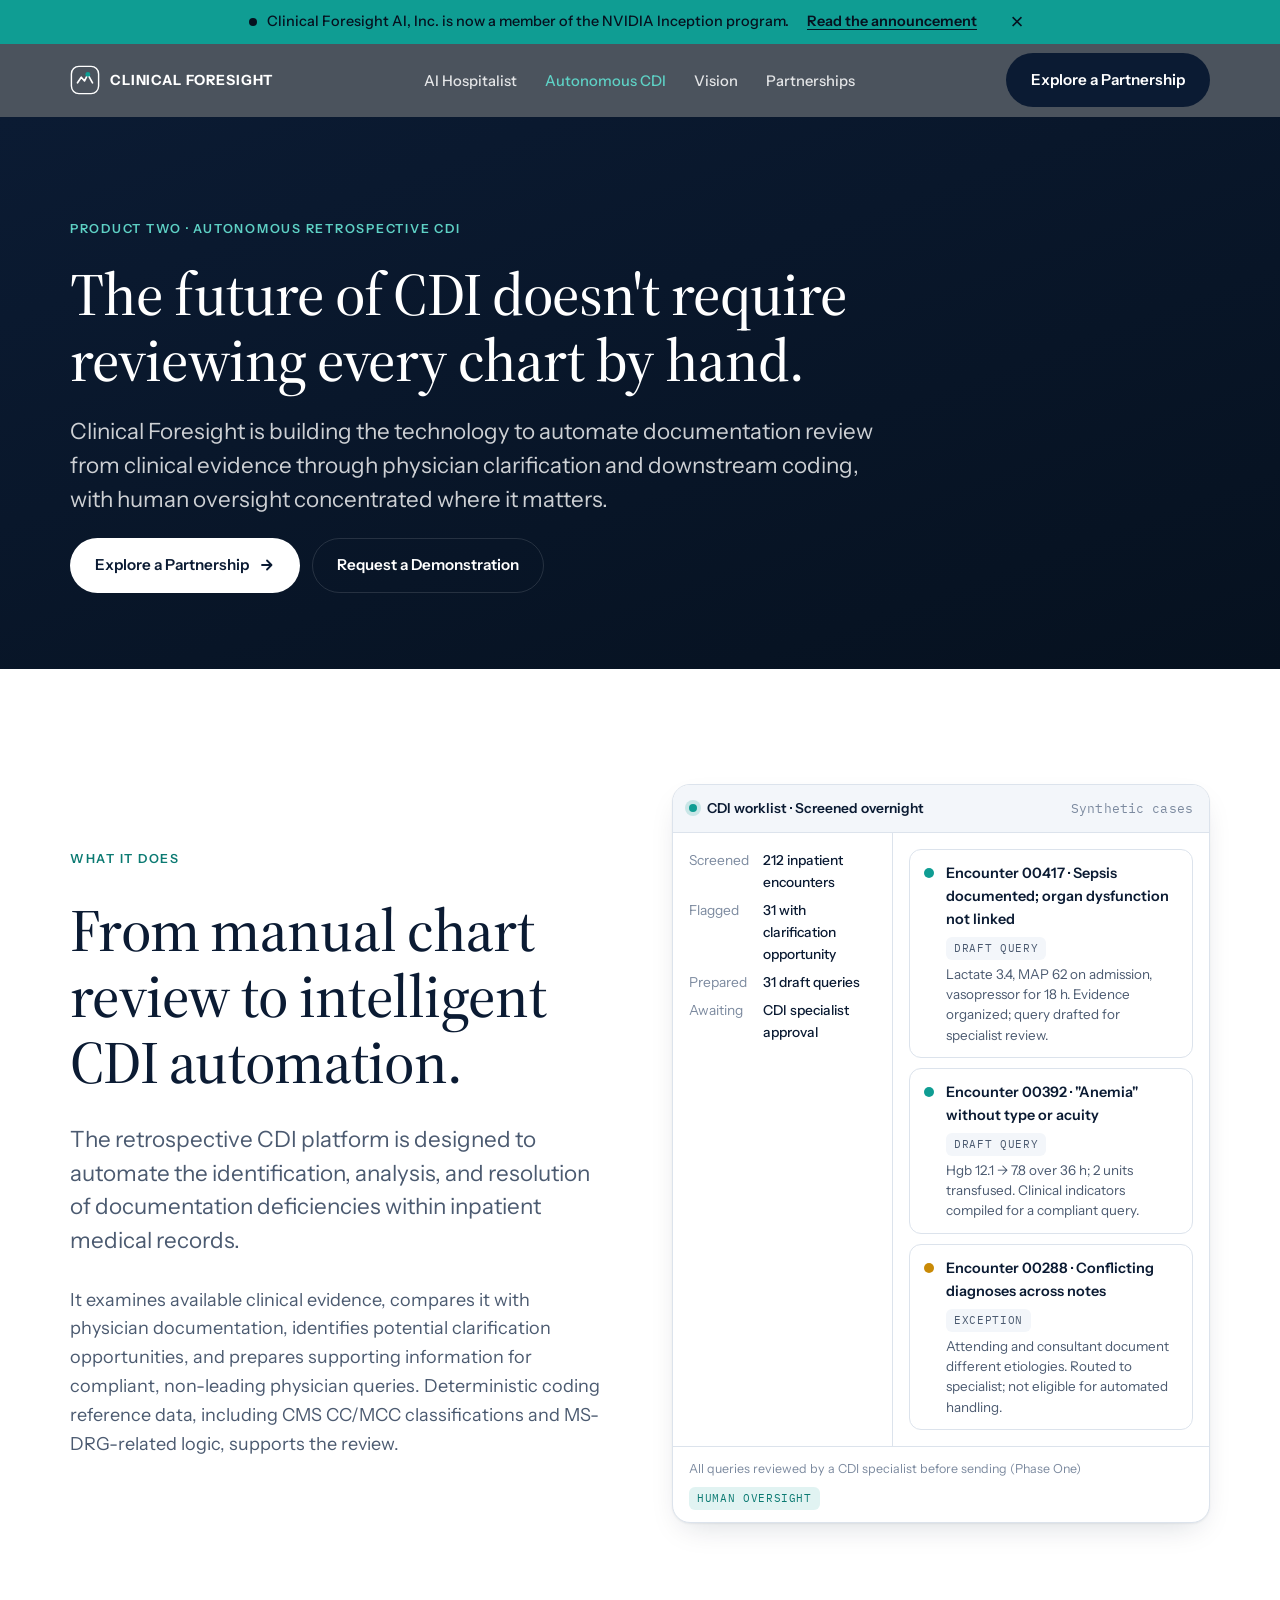
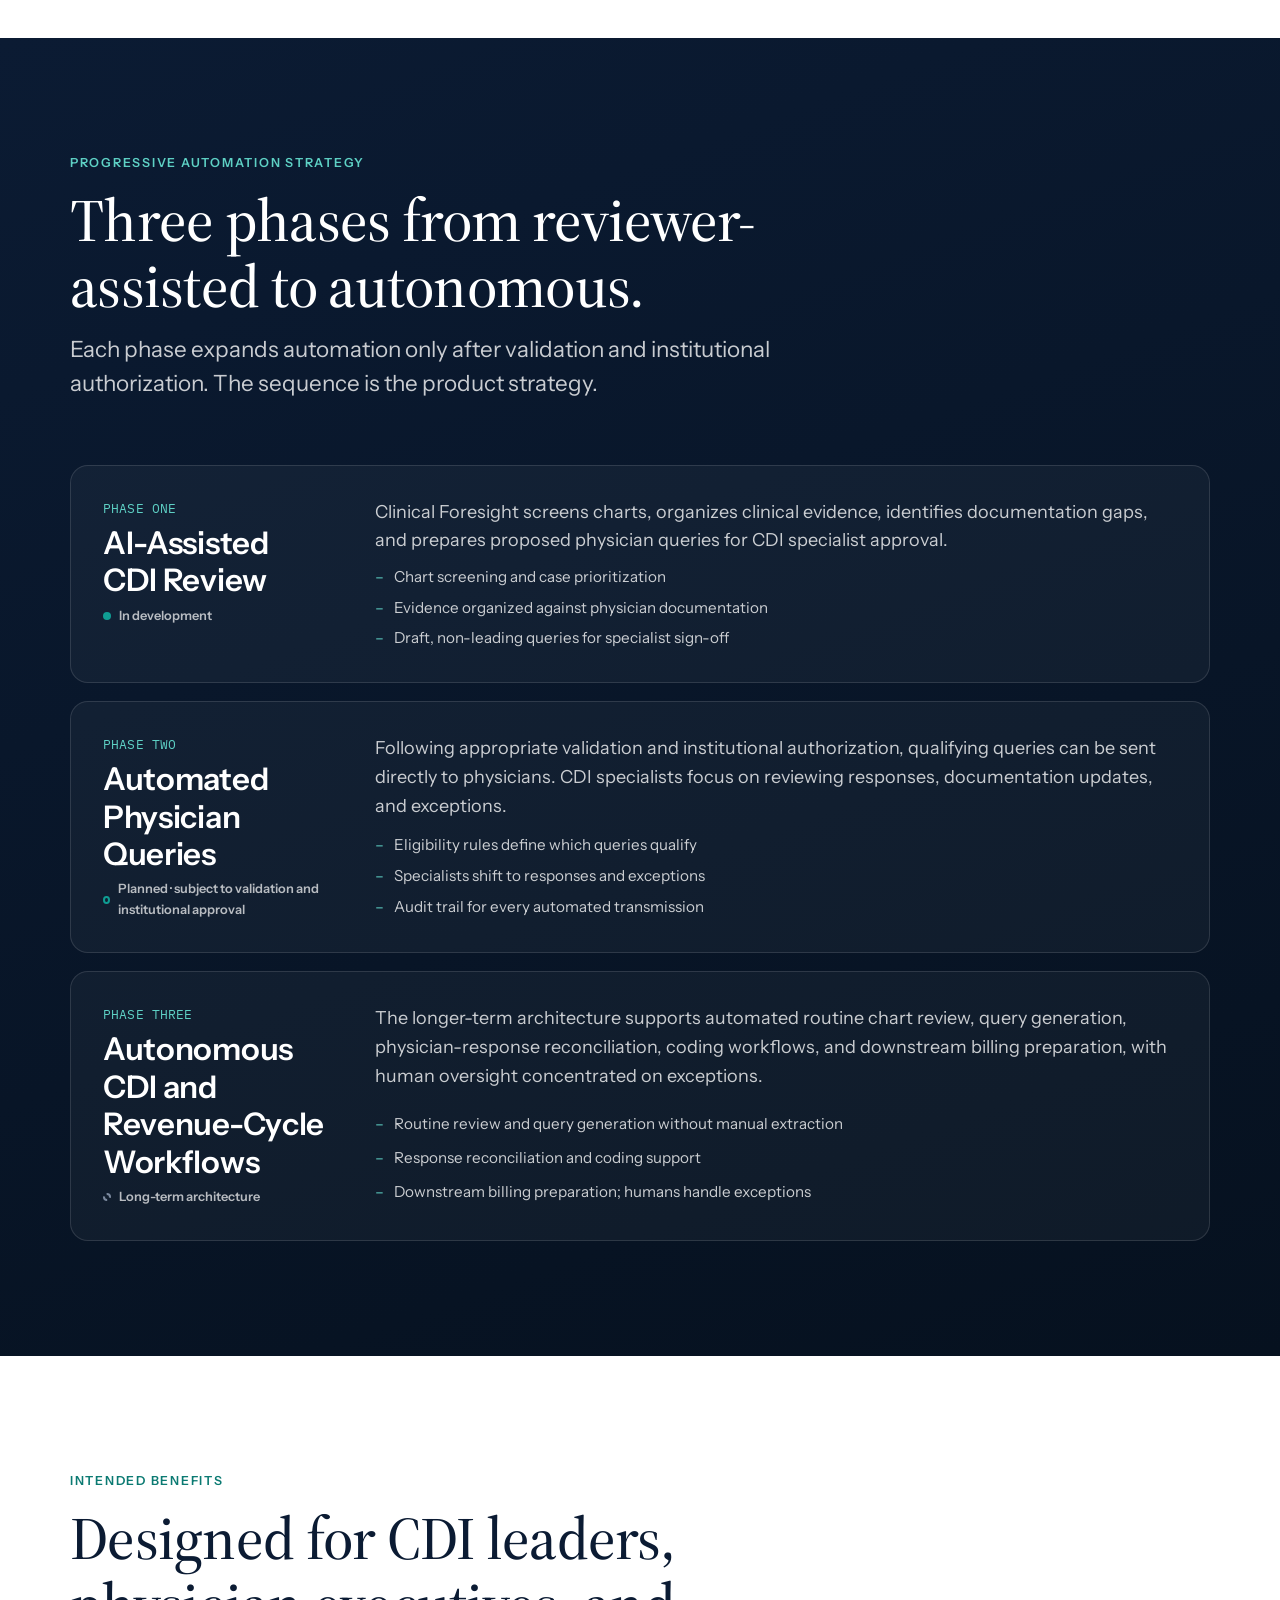
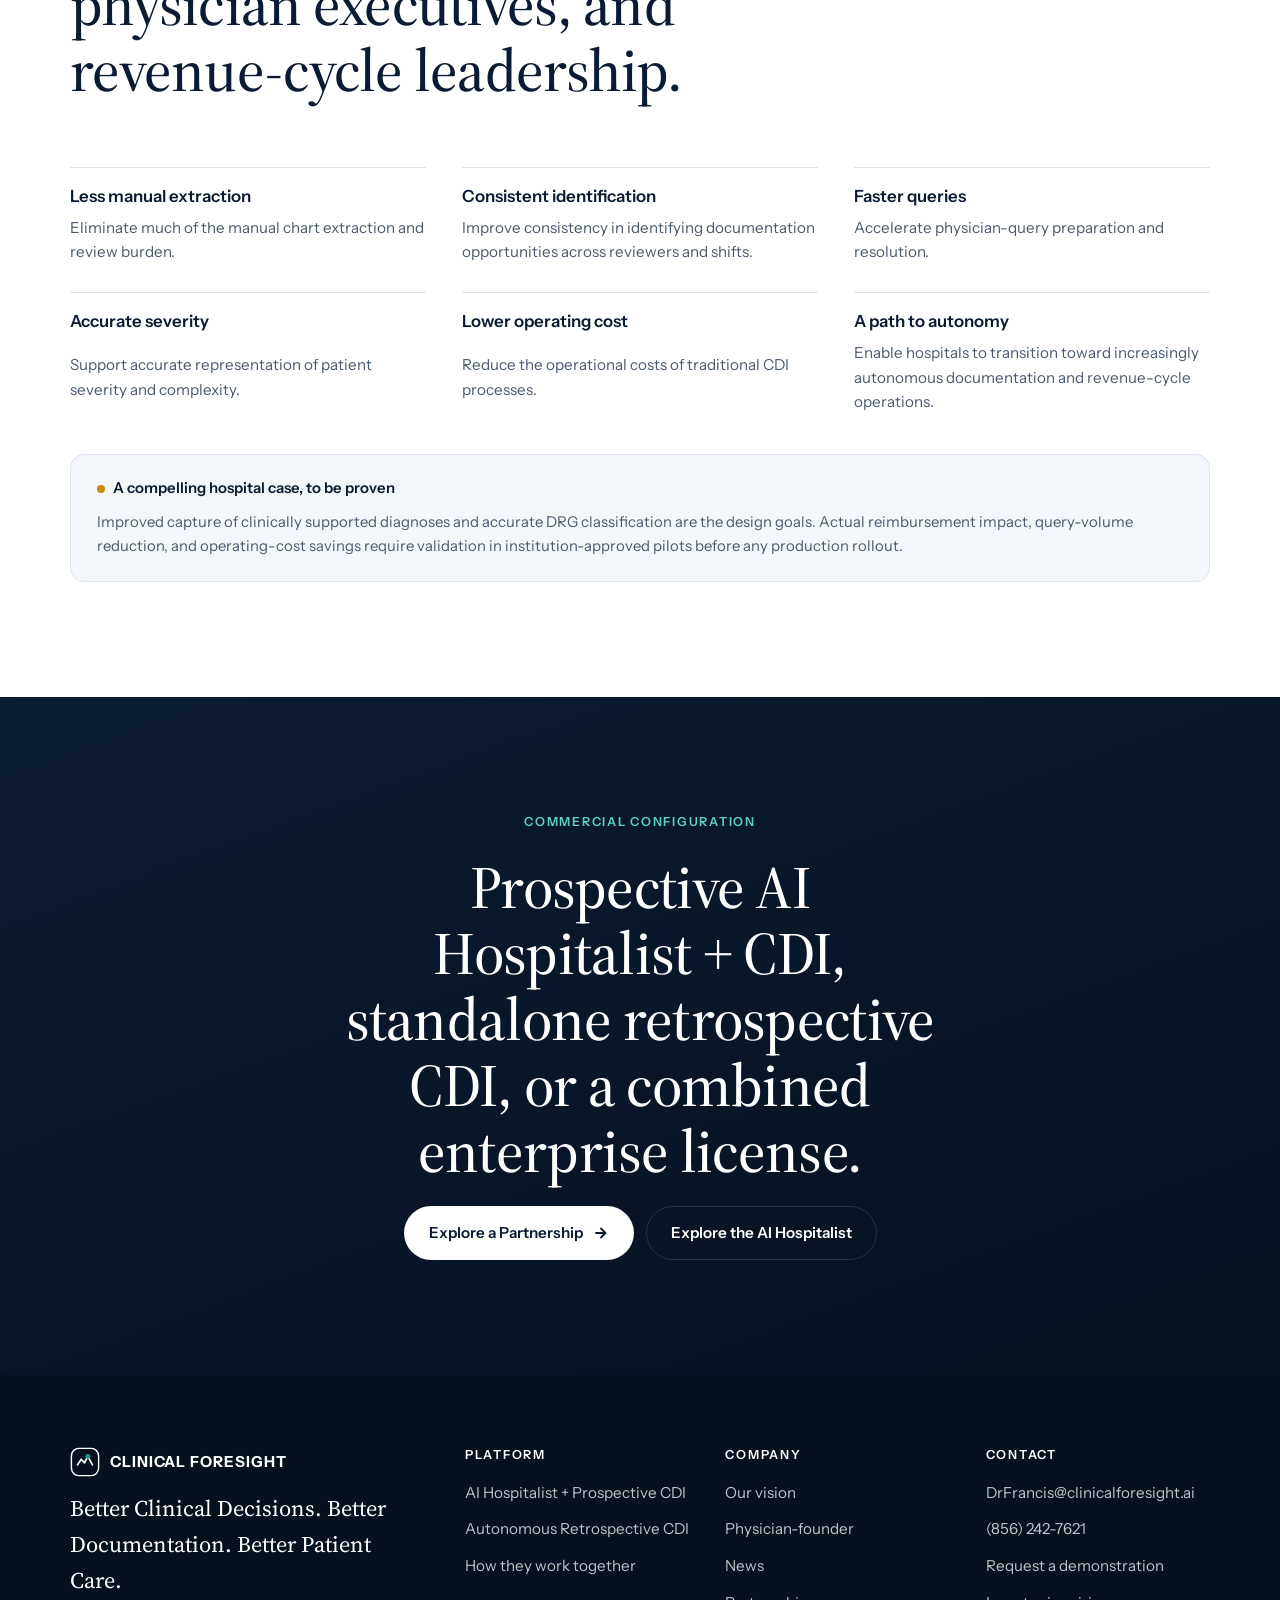
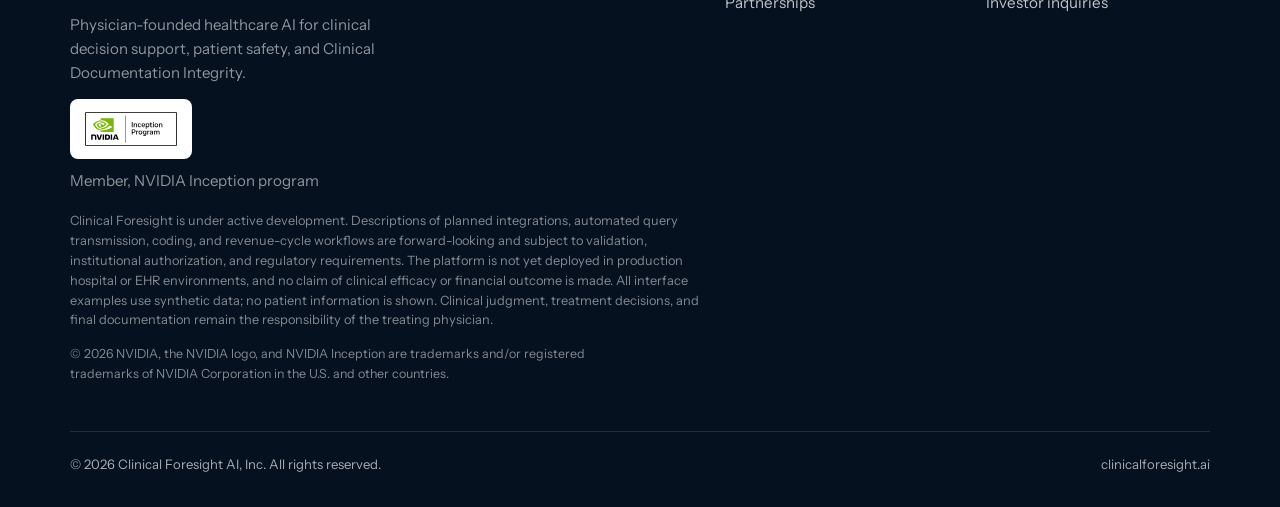
<file: autonomous-cdi.html>
<!doctype html>
<html lang="en">
<head>
<meta charset="utf-8">
<meta name="viewport" content="width=device-width, initial-scale=1, viewport-fit=cover">
<title>Autonomous Retrospective CDI | Clinical Foresight AI</title>
<meta name="description" content="From manual chart review to intelligent CDI automation: a three-phase path from reviewer-assisted review to automated queries, coding support, and revenue-cycle workflows.">
<link rel="canonical" href="https://www.clinicalforesight.ai/autonomous-cdi.html">
<meta property="og:type" content="website">
<meta property="og:site_name" content="Clinical Foresight AI">
<meta property="og:title" content="Autonomous Retrospective CDI | Clinical Foresight AI">
<meta property="og:description" content="From manual chart review to intelligent CDI automation: a three-phase path from reviewer-assisted review to automated queries, coding support, and revenue-cycle workflows.">
<meta property="og:url" content="https://www.clinicalforesight.ai/autonomous-cdi.html">
<meta property="og:image" content="https://www.clinicalforesight.ai/assets/og-image.png">
<meta property="og:image:width" content="1200">
<meta property="og:image:height" content="630">
<meta property="og:image:alt" content="Clinical Foresight AI: physician-founded clinical AI for patient safety and prospective CDI">
<meta name="twitter:card" content="summary_large_image">
<meta name="twitter:image" content="https://www.clinicalforesight.ai/assets/og-image.png">
<meta name="theme-color" content="#0B1B33">
<link rel="icon" href="/favicon.ico" sizes="48x48">
<link rel="icon" href="assets/favicon.svg" type="image/svg+xml">
<link rel="apple-touch-icon" href="assets/apple-touch-icon.png">
<link rel="preconnect" href="https://fonts.googleapis.com">
<link rel="preconnect" href="https://fonts.gstatic.com" crossorigin>
<link rel="stylesheet" href="https://fonts.googleapis.com/css2?family=Source+Serif+4:ital,opsz,wght@0,8..60,400;0,8..60,500;1,8..60,400;1,8..60,500&family=Instrument+Sans:wght@400;500;600&family=IBM+Plex+Mono:wght@400;500&display=swap">
<link rel="stylesheet" href="assets/styles.css">
<script type="application/ld+json">
{"@context":"https://schema.org","@graph":[{"@type":"Organization","@id":"https://www.clinicalforesight.ai/#organization","name":"Clinical Foresight AI","legalName":"Clinical Foresight AI, Inc.","alternateName":["Clinical Foresight","ClinicalForesight.ai"],"url":"https://www.clinicalforesight.ai/","logo":{"@type":"ImageObject","url":"https://www.clinicalforesight.ai/assets/logo-512.png","width":512,"height":512},"image":"https://www.clinicalforesight.ai/assets/og-image.png","email":"DrFrancis@clinicalforesight.ai","telephone":"+18562427621","description":"Physician-founded healthcare AI company developing clinical decision support, patient safety, and Clinical Documentation Integrity (CDI) automation for hospitals.","founder":{"@type":"Person","name":"Daniel L. Francis, DO","jobTitle":"Physician-Founder","url":"https://www.clinicalforesight.ai/about.html#founder","sameAs":["https://www.linkedin.com/in/danfrancisdo"]},"knowsAbout":["Clinical Documentation Integrity","Clinical decision support","Patient safety","Hospital medicine","SMART on FHIR"]}]}
</script>
</head>
<body>
<a class="skip-link" href="#main">Skip to content</a>
<div class="announce" id="announce" role="region" aria-label="Announcement">
  <div class="container">
    <div class="announce__inner">
      <span class="announce__text">Clinical Foresight AI, Inc. is now a member of the NVIDIA Inception program.</span>
      <a href="news-nvidia-inception.html">Read the announcement</a>
      <button class="announce__close" type="button" aria-label="Dismiss announcement" data-dismiss="announce">&times;</button>
    </div>
  </div>
</div>
<header class="header header--dark">
  <div class="container">
    <nav class="nav" aria-label="Primary">
      <a class="brand" href="index.html" aria-label="Clinical Foresight home"><svg class="brand__mark" viewBox="0 0 32 32" aria-hidden="true" fill="none">
  <rect x="1.5" y="1.5" width="29" height="29" rx="8" stroke="currentColor" stroke-width="1.5"/>
  <path d="M8 19 L12 13 L15.5 17 L19 10 L24 19" stroke="currentColor" stroke-width="1.8" stroke-linecap="round" stroke-linejoin="round"/>
  <circle cx="19" cy="10" r="2.6" fill="#0F9D93"/>
</svg><span>Clinical Foresight</span></a>
      <ul class="nav__links">
        <li><a href="ai-hospitalist.html">AI Hospitalist</a></li>
        <li><a href="autonomous-cdi.html" aria-current="page">Autonomous CDI</a></li>
        <li><a href="about.html">Vision</a></li>
        <li><a href="contact.html">Partnerships</a></li>
      </ul>
      <a class="btn btn--primary nav__cta" href="contact.html">Explore a Partnership</a>
      <button class="nav__toggle" type="button" aria-expanded="false" aria-controls="mobile-nav" aria-label="Open menu"><span></span></button>
    </nav>
  </div>
  <div class="nav__mobile" id="mobile-nav">
    <div class="container">
      <ul>
        <li><a href="index.html">Home</a></li>
        <li><a href="ai-hospitalist.html">AI Hospitalist</a></li>
        <li><a href="autonomous-cdi.html" aria-current="page">Autonomous CDI</a></li>
        <li><a href="about.html">Vision</a></li>
        <li><a href="contact.html">Partnerships</a></li>
      </ul>
      <a class="btn btn--primary" href="contact.html">Explore a Partnership</a>
    </div>
  </div>
</header>
<main id="main">

<section class="page-hero band">
  <div class="container">
    <div class="page-hero__inner">
      <p class="eyebrow">Product two · Autonomous Retrospective CDI</p>
      <h1>The future of CDI doesn't require reviewing every chart by hand.</h1>
      <p class="lede">Clinical Foresight is building the technology to automate documentation review from clinical evidence through physician clarification and downstream coding, with human oversight concentrated where it matters.</p>
      <div class="btn-row">
        <a class="btn btn--primary" href="contact.html">Explore a Partnership <svg class="arrow" width="16" height="16" viewBox="0 0 16 16" aria-hidden="true"><path d="M3 8h9M8 3.5 12.5 8 8 12.5" fill="none" stroke="currentColor" stroke-width="1.8" stroke-linecap="round" stroke-linejoin="round"/></svg></a>
        <a class="btn btn--ghost" href="contact.html#demo">Request a Demonstration</a>
      </div>
    </div>
  </div>
</section>

<section class="section">
  <div class="container">
    <div class="split">
      <div class="stack stack--lg reveal">
        <p class="eyebrow">What it does</p>
        <h2>From manual chart review to intelligent CDI automation.</h2>
        <p class="lede">The retrospective CDI platform is designed to automate the identification, analysis, and resolution of documentation deficiencies within inpatient medical records.</p>
        <p>It examines available clinical evidence, compares it with physician documentation, identifies potential clarification opportunities, and prepares supporting information for compliant, non-leading physician queries. Deterministic coding reference data, including CMS CC/MCC classifications and MS-DRG-related logic, supports the review.</p>
      </div>
      <div class="reveal" data-delay="1">
        <!-- SYNTHETIC data only -->
        <div class="mock" role="img" aria-label="Illustrative CDI worklist with synthetic cases prioritized by documentation opportunity, each with a prepared query for specialist approval.">
          <div class="mock__bar">
            <div class="mock__title"><span class="dot"></span> CDI worklist · Screened overnight</div>
            <span class="mono">Synthetic cases</span>
          </div>
          <div class="mock__body">
            <div class="mock__aside">
              <dl>
                <dt>Screened</dt><dd>212 inpatient encounters</dd>
                <dt>Flagged</dt><dd>31 with clarification opportunity</dd>
                <dt>Prepared</dt><dd>31 draft queries</dd>
                <dt>Awaiting</dt><dd>CDI specialist approval</dd>
              </dl>
            </div>
            <div class="mock__main">
              <div class="finding">
                <span class="finding__sev finding__sev--cdi" aria-hidden="true"></span>
                <div>
                  <div class="finding__head"><strong>Encounter 00417 · Sepsis documented; organ dysfunction not linked</strong><span class="chip">Draft query</span></div>
                  <p>Lactate 3.4, MAP 62 on admission, vasopressor for 18 h. Evidence organized; query drafted for specialist review.</p>
                </div>
              </div>
              <div class="finding">
                <span class="finding__sev finding__sev--cdi" aria-hidden="true"></span>
                <div>
                  <div class="finding__head"><strong>Encounter 00392 · "Anemia" without type or acuity</strong><span class="chip">Draft query</span></div>
                  <p>Hgb 12.1 → 7.8 over 36 h; 2 units transfused. Clinical indicators compiled for a compliant query.</p>
                </div>
              </div>
              <div class="finding">
                <span class="finding__sev finding__sev--review" aria-hidden="true"></span>
                <div>
                  <div class="finding__head"><strong>Encounter 00288 · Conflicting diagnoses across notes</strong><span class="chip">Exception</span></div>
                  <p>Attending and consultant document different etiologies. Routed to specialist; not eligible for automated handling.</p>
                </div>
              </div>
            </div>
          </div>
          <div class="mock__foot">
            <span>All queries reviewed by a CDI specialist before sending (Phase One)</span>
            <span class="chip">Human oversight</span>
          </div>
        </div>
      </div>
    </div>
  </div>
</section>

<section class="section band">
  <div class="container">
    <div class="sec-head reveal">
      <p class="eyebrow">Progressive automation strategy</p>
      <h2>Three phases from reviewer-assisted to autonomous.</h2>
      <p class="lede">Each phase expands automation only after validation and institutional authorization. The sequence is the product strategy.</p>
    </div>
    <div class="phases">
      <div class="phase reveal">
        <div class="phase__meta">
          <span class="mono">PHASE ONE</span>
          <h3>AI-Assisted CDI Review</h3>
          <span class="phase__status">In development</span>
        </div>
        <div class="phase__body">
          <p>Clinical Foresight screens charts, organizes clinical evidence, identifies documentation gaps, and prepares proposed physician queries for CDI specialist approval.</p>
          <ul>
            <li>Chart screening and case prioritization</li>
            <li>Evidence organized against physician documentation</li>
            <li>Draft, non-leading queries for specialist sign-off</li>
          </ul>
        </div>
      </div>
      <div class="phase reveal" data-delay="1">
        <div class="phase__meta">
          <span class="mono">PHASE TWO</span>
          <h3>Automated Physician Queries</h3>
          <span class="phase__status phase__status--planned">Planned · subject to validation and institutional approval</span>
        </div>
        <div class="phase__body">
          <p>Following appropriate validation and institutional authorization, qualifying queries can be sent directly to physicians. CDI specialists focus on reviewing responses, documentation updates, and exceptions.</p>
          <ul>
            <li>Eligibility rules define which queries qualify</li>
            <li>Specialists shift to responses and exceptions</li>
            <li>Audit trail for every automated transmission</li>
          </ul>
        </div>
      </div>
      <div class="phase reveal" data-delay="2">
        <div class="phase__meta">
          <span class="mono">PHASE THREE</span>
          <h3>Autonomous CDI and Revenue-Cycle Workflows</h3>
          <span class="phase__status phase__status--future">Long-term architecture</span>
        </div>
        <div class="phase__body">
          <p>The longer-term architecture supports automated routine chart review, query generation, physician-response reconciliation, coding workflows, and downstream billing preparation, with human oversight concentrated on exceptions.</p>
          <ul>
            <li>Routine review and query generation without manual extraction</li>
            <li>Response reconciliation and coding support</li>
            <li>Downstream billing preparation; humans handle exceptions</li>
          </ul>
        </div>
      </div>
    </div>
  </div>
</section>

<section class="section">
  <div class="container">
    <div class="sec-head reveal">
      <p class="eyebrow">Intended benefits</p>
      <h2>Designed for CDI leaders, physician executives, and revenue-cycle leadership.</h2>
    </div>
    <div class="features">
      <div class="feature reveal"><h4>Less manual extraction</h4><p>Eliminate much of the manual chart extraction and review burden.</p></div>
      <div class="feature reveal" data-delay="1"><h4>Consistent identification</h4><p>Improve consistency in identifying documentation opportunities across reviewers and shifts.</p></div>
      <div class="feature reveal" data-delay="2"><h4>Faster queries</h4><p>Accelerate physician-query preparation and resolution.</p></div>
      <div class="feature reveal"><h4>Accurate severity</h4><p>Support accurate representation of patient severity and complexity.</p></div>
      <div class="feature reveal" data-delay="1"><h4>Lower operating cost</h4><p>Reduce the operational costs of traditional CDI processes.</p></div>
      <div class="feature reveal" data-delay="2"><h4>A path to autonomy</h4><p>Enable hospitals to transition toward increasingly autonomous documentation and revenue-cycle operations.</p></div>
    </div>
    <div class="status reveal" style="margin-top:40px">
      <strong>A compelling hospital case, to be proven</strong>
      <p>Improved capture of clinically supported diagnoses and accurate DRG classification are the design goals. Actual reimbursement impact, query-volume reduction, and operating-cost savings require validation in institution-approved pilots before any production rollout.</p>
    </div>
  </div>
</section>

<section class="section band">
  <div class="container">
    <div class="cta reveal">
      <p class="eyebrow">Commercial configuration</p>
      <h2>Prospective AI Hospitalist + CDI, standalone retrospective CDI, or a combined enterprise license.</h2>
      <div class="btn-row">
        <a class="btn btn--primary" href="contact.html">Explore a Partnership <svg class="arrow" width="16" height="16" viewBox="0 0 16 16" aria-hidden="true"><path d="M3 8h9M8 3.5 12.5 8 8 12.5" fill="none" stroke="currentColor" stroke-width="1.8" stroke-linecap="round" stroke-linejoin="round"/></svg></a>
        <a class="btn btn--ghost" href="ai-hospitalist.html">Explore the AI Hospitalist</a>
      </div>
    </div>
  </div>
</section>
</main>
<footer class="footer">
  <div class="container">
    <div class="footer__grid">
      <div class="footer__brand">
        <a class="brand" href="index.html"><svg class="brand__mark" viewBox="0 0 32 32" aria-hidden="true" fill="none">
  <rect x="1.5" y="1.5" width="29" height="29" rx="8" stroke="currentColor" stroke-width="1.5"/>
  <path d="M8 19 L12 13 L15.5 17 L19 10 L24 19" stroke="currentColor" stroke-width="1.8" stroke-linecap="round" stroke-linejoin="round"/>
  <circle cx="19" cy="10" r="2.6" fill="#0F9D93"/>
</svg><span>Clinical Foresight</span></a>
        <p class="footer__tag">Better Clinical Decisions. Better Documentation. Better Patient Care.</p>
        <p class="small" style="color:rgba(255,255,255,0.55)">Physician-founded healthcare AI for clinical decision support, patient safety, and Clinical Documentation Integrity.</p>
        <div class="footer__member">
          <a class="badge-field" href="news-nvidia-inception.html" aria-label="Clinical Foresight AI, Inc. is a member of the NVIDIA Inception program. Read the announcement."><img src="assets/nvidia-inception-badge.svg" alt="NVIDIA Inception Program member badge" width="500" height="216"></a>
          <span class="small">Member, NVIDIA Inception program</span>
        </div>
      </div>
      <div>
        <h4>Platform</h4>
        <ul>
          <li><a href="ai-hospitalist.html">AI Hospitalist + Prospective CDI</a></li>
          <li><a href="autonomous-cdi.html">Autonomous Retrospective CDI</a></li>
          <li><a href="index.html#together">How they work together</a></li>
        </ul>
      </div>
      <div>
        <h4>Company</h4>
        <ul>
          <li><a href="about.html">Our vision</a></li>
          <li><a href="about.html#founder">Physician-founder</a></li>
          <li><a href="news-nvidia-inception.html">News</a></li>
          <li><a href="contact.html">Partnerships</a></li>
        </ul>
      </div>
      <div>
        <h4>Contact</h4>
        <ul>
          <li><a href="mailto:DrFrancis@clinicalforesight.ai">DrFrancis@clinicalforesight.ai</a></li>
          <li><a href="tel:+18562427621">(856) 242-7621</a></li>
          <li><a href="contact.html#demo">Request a demonstration</a></li>
          <li><a href="contact.html#investors">Investor inquiries</a></li>
        </ul>
      </div>
    </div>
    <p class="footer__legal">Clinical Foresight is under active development. Descriptions of planned integrations, automated query transmission, coding, and revenue-cycle workflows are forward-looking and subject to validation, institutional authorization, and regulatory requirements. The platform is not yet deployed in production hospital or EHR environments, and no claim of clinical efficacy or financial outcome is made. All interface examples use synthetic data; no patient information is shown. Clinical judgment, treatment decisions, and final documentation remain the responsibility of the treating physician.</p>
    <p class="nvidia-legal">&copy; 2026 NVIDIA, the NVIDIA logo, and NVIDIA Inception are trademarks and/or registered trademarks of NVIDIA Corporation in the U.S. and other countries.</p>
    <div class="footer__bottom">
      <span>&copy; <span id="year">2026</span> Clinical Foresight AI, Inc. All rights reserved.</span>
      <span>clinicalforesight.ai</span>
    </div>
  </div>
</footer>
<script src="assets/main.js" defer></script>
</body>
</html>
</file>
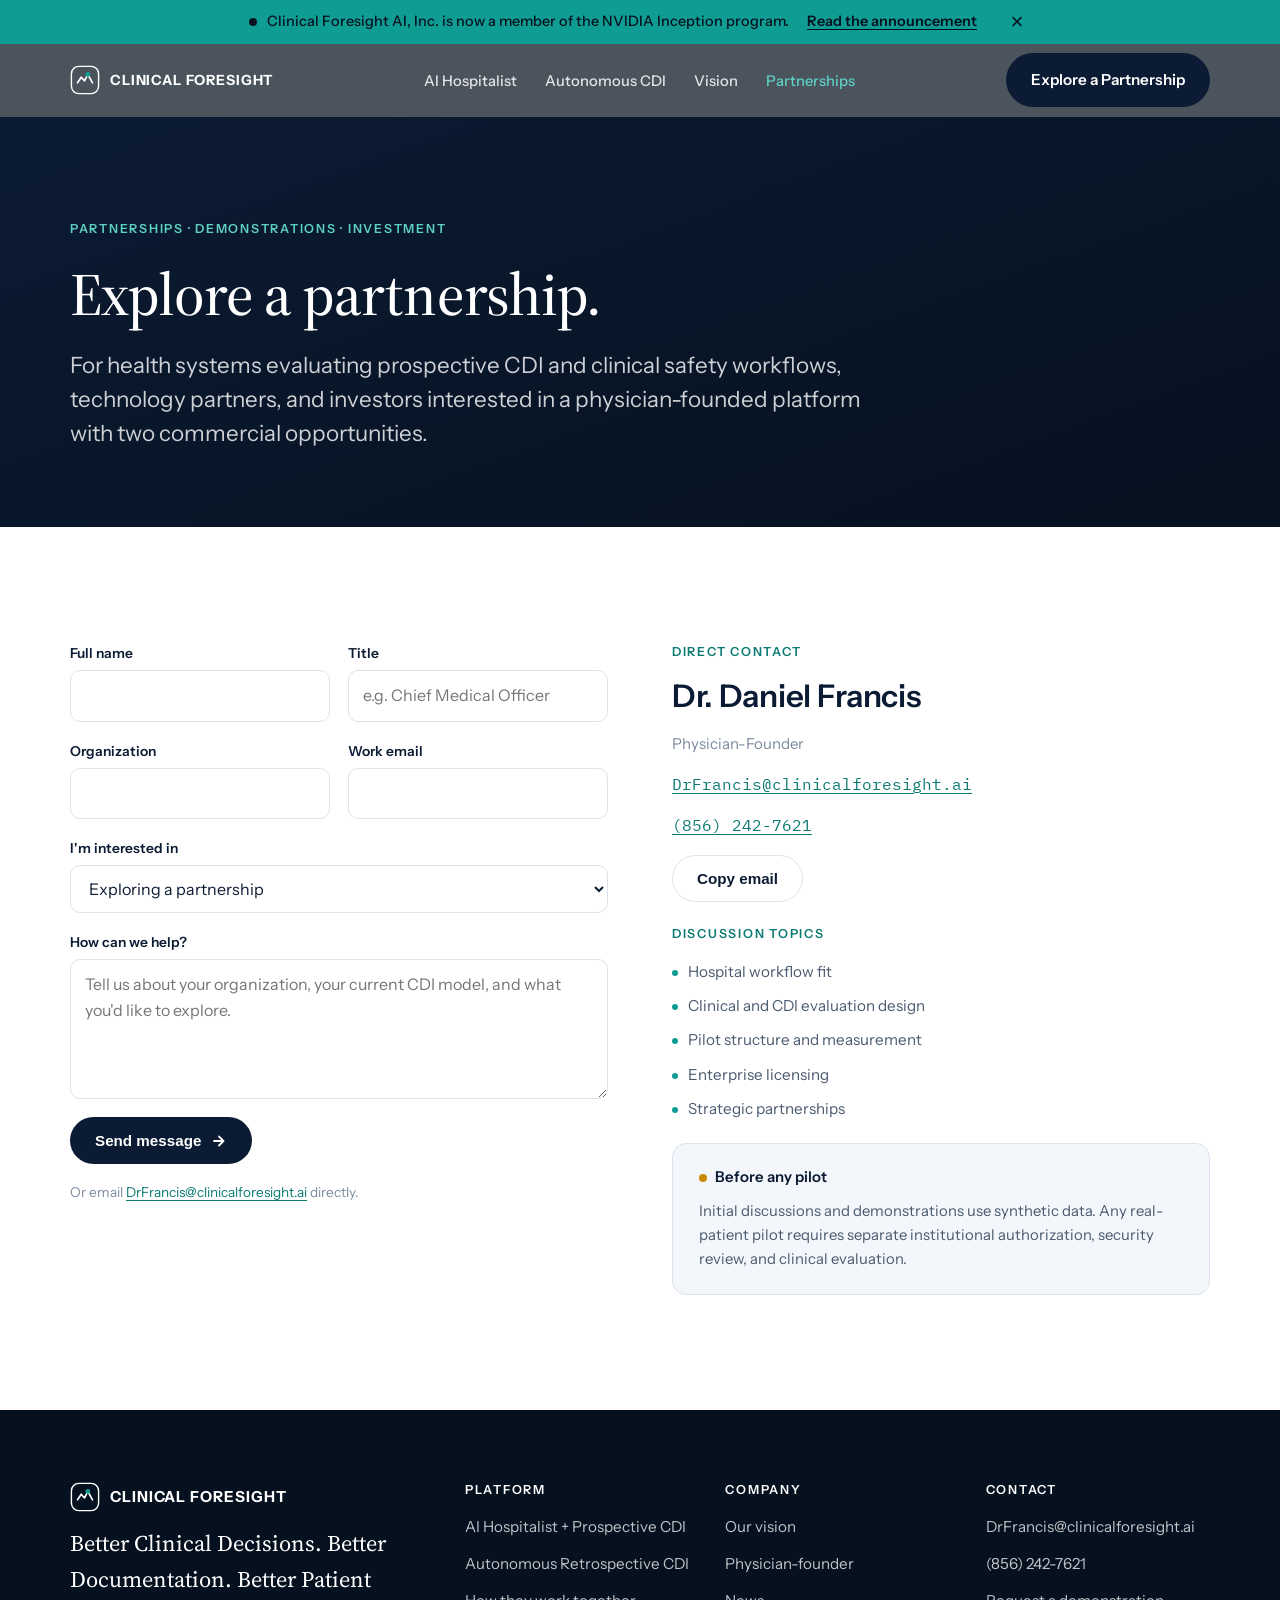
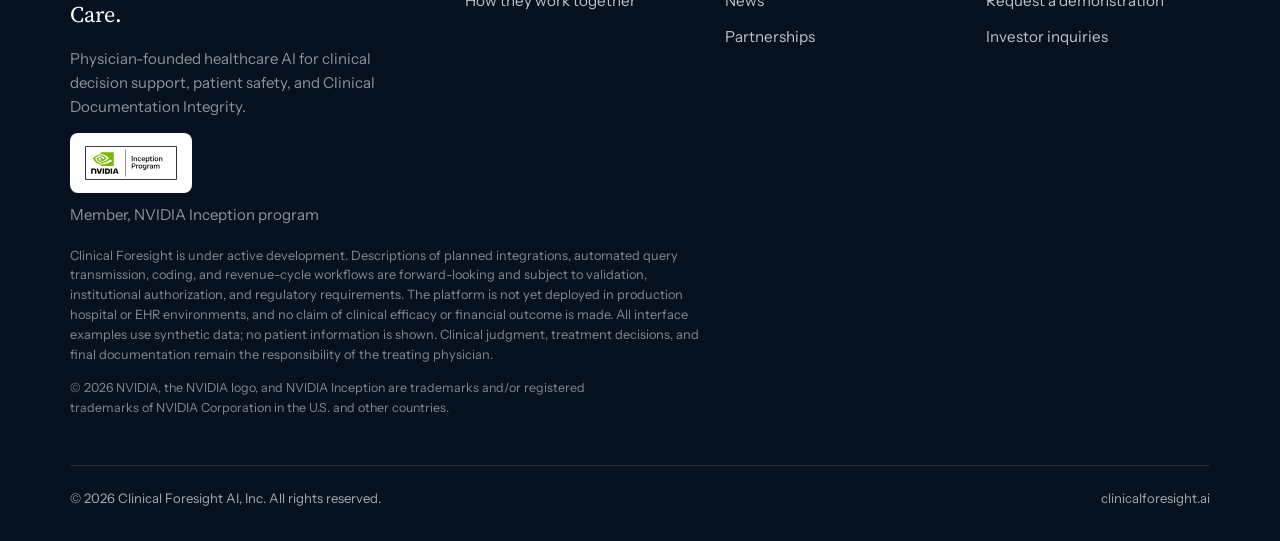
<file: contact.html>
<!doctype html>
<html lang="en">
<head>
<meta charset="utf-8">
<meta name="viewport" content="width=device-width, initial-scale=1, viewport-fit=cover">
<title>Partnerships and Contact | Clinical Foresight AI</title>
<meta name="description" content="Explore a partnership, request a demonstration, or start an investment conversation with Clinical Foresight.">
<link rel="canonical" href="https://www.clinicalforesight.ai/contact.html">
<meta property="og:type" content="website">
<meta property="og:site_name" content="Clinical Foresight AI">
<meta property="og:title" content="Partnerships and Contact | Clinical Foresight AI">
<meta property="og:description" content="Explore a partnership, request a demonstration, or start an investment conversation with Clinical Foresight.">
<meta property="og:url" content="https://www.clinicalforesight.ai/contact.html">
<meta property="og:image" content="https://www.clinicalforesight.ai/assets/og-image.png">
<meta property="og:image:width" content="1200">
<meta property="og:image:height" content="630">
<meta property="og:image:alt" content="Clinical Foresight AI: physician-founded clinical AI for patient safety and prospective CDI">
<meta name="twitter:card" content="summary_large_image">
<meta name="twitter:image" content="https://www.clinicalforesight.ai/assets/og-image.png">
<meta name="theme-color" content="#0B1B33">
<link rel="icon" href="/favicon.ico" sizes="48x48">
<link rel="icon" href="assets/favicon.svg" type="image/svg+xml">
<link rel="apple-touch-icon" href="assets/apple-touch-icon.png">
<link rel="preconnect" href="https://fonts.googleapis.com">
<link rel="preconnect" href="https://fonts.gstatic.com" crossorigin>
<link rel="stylesheet" href="https://fonts.googleapis.com/css2?family=Source+Serif+4:ital,opsz,wght@0,8..60,400;0,8..60,500;1,8..60,400;1,8..60,500&family=Instrument+Sans:wght@400;500;600&family=IBM+Plex+Mono:wght@400;500&display=swap">
<link rel="stylesheet" href="assets/styles.css">
<script type="application/ld+json">
{"@context":"https://schema.org","@graph":[{"@type":"Organization","@id":"https://www.clinicalforesight.ai/#organization","name":"Clinical Foresight AI","legalName":"Clinical Foresight AI, Inc.","alternateName":["Clinical Foresight","ClinicalForesight.ai"],"url":"https://www.clinicalforesight.ai/","logo":{"@type":"ImageObject","url":"https://www.clinicalforesight.ai/assets/logo-512.png","width":512,"height":512},"image":"https://www.clinicalforesight.ai/assets/og-image.png","email":"DrFrancis@clinicalforesight.ai","telephone":"+18562427621","description":"Physician-founded healthcare AI company developing clinical decision support, patient safety, and Clinical Documentation Integrity (CDI) automation for hospitals.","founder":{"@type":"Person","name":"Daniel L. Francis, DO","jobTitle":"Physician-Founder","url":"https://www.clinicalforesight.ai/about.html#founder","sameAs":["https://www.linkedin.com/in/danfrancisdo"]},"knowsAbout":["Clinical Documentation Integrity","Clinical decision support","Patient safety","Hospital medicine","SMART on FHIR"]}]}
</script>
</head>
<body>
<a class="skip-link" href="#main">Skip to content</a>
<div class="announce" id="announce" role="region" aria-label="Announcement">
  <div class="container">
    <div class="announce__inner">
      <span class="announce__text">Clinical Foresight AI, Inc. is now a member of the NVIDIA Inception program.</span>
      <a href="news-nvidia-inception.html">Read the announcement</a>
      <button class="announce__close" type="button" aria-label="Dismiss announcement" data-dismiss="announce">&times;</button>
    </div>
  </div>
</div>
<header class="header header--dark">
  <div class="container">
    <nav class="nav" aria-label="Primary">
      <a class="brand" href="index.html" aria-label="Clinical Foresight home"><svg class="brand__mark" viewBox="0 0 32 32" aria-hidden="true" fill="none">
  <rect x="1.5" y="1.5" width="29" height="29" rx="8" stroke="currentColor" stroke-width="1.5"/>
  <path d="M8 19 L12 13 L15.5 17 L19 10 L24 19" stroke="currentColor" stroke-width="1.8" stroke-linecap="round" stroke-linejoin="round"/>
  <circle cx="19" cy="10" r="2.6" fill="#0F9D93"/>
</svg><span>Clinical Foresight</span></a>
      <ul class="nav__links">
        <li><a href="ai-hospitalist.html">AI Hospitalist</a></li>
        <li><a href="autonomous-cdi.html">Autonomous CDI</a></li>
        <li><a href="about.html">Vision</a></li>
        <li><a href="contact.html" aria-current="page">Partnerships</a></li>
      </ul>
      <a class="btn btn--primary nav__cta" href="contact.html">Explore a Partnership</a>
      <button class="nav__toggle" type="button" aria-expanded="false" aria-controls="mobile-nav" aria-label="Open menu"><span></span></button>
    </nav>
  </div>
  <div class="nav__mobile" id="mobile-nav">
    <div class="container">
      <ul>
        <li><a href="index.html">Home</a></li>
        <li><a href="ai-hospitalist.html">AI Hospitalist</a></li>
        <li><a href="autonomous-cdi.html">Autonomous CDI</a></li>
        <li><a href="about.html">Vision</a></li>
        <li><a href="contact.html" aria-current="page">Partnerships</a></li>
      </ul>
      <a class="btn btn--primary" href="contact.html">Explore a Partnership</a>
    </div>
  </div>
</header>
<main id="main">

<section class="page-hero band">
  <div class="container">
    <div class="page-hero__inner">
      <p class="eyebrow">Partnerships · Demonstrations · Investment</p>
      <h1>Explore a partnership.</h1>
      <p class="lede">For health systems evaluating prospective CDI and clinical safety workflows, technology partners, and investors interested in a physician-founded platform with two commercial opportunities.</p>
    </div>
  </div>
</section>

<section class="section">
  <div class="container">
    <div class="split" style="align-items:start">
      <div class="reveal">
        <form class="form" id="contact-form" method="POST" action="https://formspree.io/f/YOUR_FORM_ID" data-endpoint="https://formspree.io/f/YOUR_FORM_ID" novalidate>
          <div class="form__row">
            <div class="field"><label for="name">Full name</label><input id="name" name="name" type="text" autocomplete="name" required></div>
            <div class="field"><label for="title">Title</label><input id="title" name="title" type="text" autocomplete="organization-title" placeholder="e.g. Chief Medical Officer"></div>
          </div>
          <div class="form__row">
            <div class="field"><label for="organization">Organization</label><input id="organization" name="organization" type="text" autocomplete="organization" required></div>
            <div class="field"><label for="email">Work email</label><input id="email" name="email" type="email" autocomplete="email" required></div>
          </div>
          <div class="field">
            <label for="interest">I'm interested in</label>
            <select id="interest" name="interest" required>
              <option value="Partnership">Exploring a partnership</option>
              <option value="Demonstration">Requesting a demonstration</option>
              <option value="Pilot">Discussing a pilot</option>
              <option value="Investment">Investment conversation</option>
              <option value="Other">Something else</option>
            </select>
          </div>
          <div class="field"><label for="message">How can we help?</label><textarea id="message" name="message" required placeholder="Tell us about your organization, your current CDI model, and what you'd like to explore."></textarea></div>
          <input type="text" name="_gotcha" tabindex="-1" autocomplete="off" aria-hidden="true" style="position:absolute;left:-9999px">
          <div class="btn-row">
            <button class="btn btn--primary" type="submit">Send message <svg class="arrow" width="16" height="16" viewBox="0 0 16 16" aria-hidden="true"><path d="M3 8h9M8 3.5 12.5 8 8 12.5" fill="none" stroke="currentColor" stroke-width="1.8" stroke-linecap="round" stroke-linejoin="round"/></svg></button>
          </div>
          <p class="form__note" id="form-status" aria-live="polite">Or email <a href="mailto:DrFrancis@clinicalforesight.ai">DrFrancis@clinicalforesight.ai</a> directly.</p>
        </form>
      </div>
      <aside class="contact-aside reveal" data-delay="1">
        <div class="stack">
          <p class="eyebrow">Direct contact</p>
          <h3>Dr. Daniel Francis</h3>
          <p class="small">Physician-Founder</p>
          <p class="email"><a href="mailto:DrFrancis@clinicalforesight.ai">DrFrancis@clinicalforesight.ai</a></p>
          <p class="phone"><a href="tel:+18562427621">(856) 242-7621</a></p>
          <div><button class="btn btn--ghost" type="button" data-copy="DrFrancis@clinicalforesight.ai">Copy email</button></div>
        </div>
        <div class="stack" id="demo">
          <p class="eyebrow">Discussion topics</p>
          <ul class="contact-list">
            <li>Hospital workflow fit</li>
            <li>Clinical and CDI evaluation design</li>
            <li>Pilot structure and measurement</li>
            <li>Enterprise licensing</li>
            <li>Strategic partnerships</li>
          </ul>
        </div>
        <div class="status" id="investors">
          <strong>Before any pilot</strong>
          <p>Initial discussions and demonstrations use synthetic data. Any real-patient pilot requires separate institutional authorization, security review, and clinical evaluation.</p>
        </div>
      </aside>
    </div>
  </div>
</section>
</main>
<footer class="footer">
  <div class="container">
    <div class="footer__grid">
      <div class="footer__brand">
        <a class="brand" href="index.html"><svg class="brand__mark" viewBox="0 0 32 32" aria-hidden="true" fill="none">
  <rect x="1.5" y="1.5" width="29" height="29" rx="8" stroke="currentColor" stroke-width="1.5"/>
  <path d="M8 19 L12 13 L15.5 17 L19 10 L24 19" stroke="currentColor" stroke-width="1.8" stroke-linecap="round" stroke-linejoin="round"/>
  <circle cx="19" cy="10" r="2.6" fill="#0F9D93"/>
</svg><span>Clinical Foresight</span></a>
        <p class="footer__tag">Better Clinical Decisions. Better Documentation. Better Patient Care.</p>
        <p class="small" style="color:rgba(255,255,255,0.55)">Physician-founded healthcare AI for clinical decision support, patient safety, and Clinical Documentation Integrity.</p>
        <div class="footer__member">
          <a class="badge-field" href="news-nvidia-inception.html" aria-label="Clinical Foresight AI, Inc. is a member of the NVIDIA Inception program. Read the announcement."><img src="assets/nvidia-inception-badge.svg" alt="NVIDIA Inception Program member badge" width="500" height="216"></a>
          <span class="small">Member, NVIDIA Inception program</span>
        </div>
      </div>
      <div>
        <h4>Platform</h4>
        <ul>
          <li><a href="ai-hospitalist.html">AI Hospitalist + Prospective CDI</a></li>
          <li><a href="autonomous-cdi.html">Autonomous Retrospective CDI</a></li>
          <li><a href="index.html#together">How they work together</a></li>
        </ul>
      </div>
      <div>
        <h4>Company</h4>
        <ul>
          <li><a href="about.html">Our vision</a></li>
          <li><a href="about.html#founder">Physician-founder</a></li>
          <li><a href="news-nvidia-inception.html">News</a></li>
          <li><a href="contact.html">Partnerships</a></li>
        </ul>
      </div>
      <div>
        <h4>Contact</h4>
        <ul>
          <li><a href="mailto:DrFrancis@clinicalforesight.ai">DrFrancis@clinicalforesight.ai</a></li>
          <li><a href="tel:+18562427621">(856) 242-7621</a></li>
          <li><a href="contact.html#demo">Request a demonstration</a></li>
          <li><a href="contact.html#investors">Investor inquiries</a></li>
        </ul>
      </div>
    </div>
    <p class="footer__legal">Clinical Foresight is under active development. Descriptions of planned integrations, automated query transmission, coding, and revenue-cycle workflows are forward-looking and subject to validation, institutional authorization, and regulatory requirements. The platform is not yet deployed in production hospital or EHR environments, and no claim of clinical efficacy or financial outcome is made. All interface examples use synthetic data; no patient information is shown. Clinical judgment, treatment decisions, and final documentation remain the responsibility of the treating physician.</p>
    <p class="nvidia-legal">&copy; 2026 NVIDIA, the NVIDIA logo, and NVIDIA Inception are trademarks and/or registered trademarks of NVIDIA Corporation in the U.S. and other countries.</p>
    <div class="footer__bottom">
      <span>&copy; <span id="year">2026</span> Clinical Foresight AI, Inc. All rights reserved.</span>
      <span>clinicalforesight.ai</span>
    </div>
  </div>
</footer>
<script src="assets/main.js" defer></script>
</body>
</html>
</file>
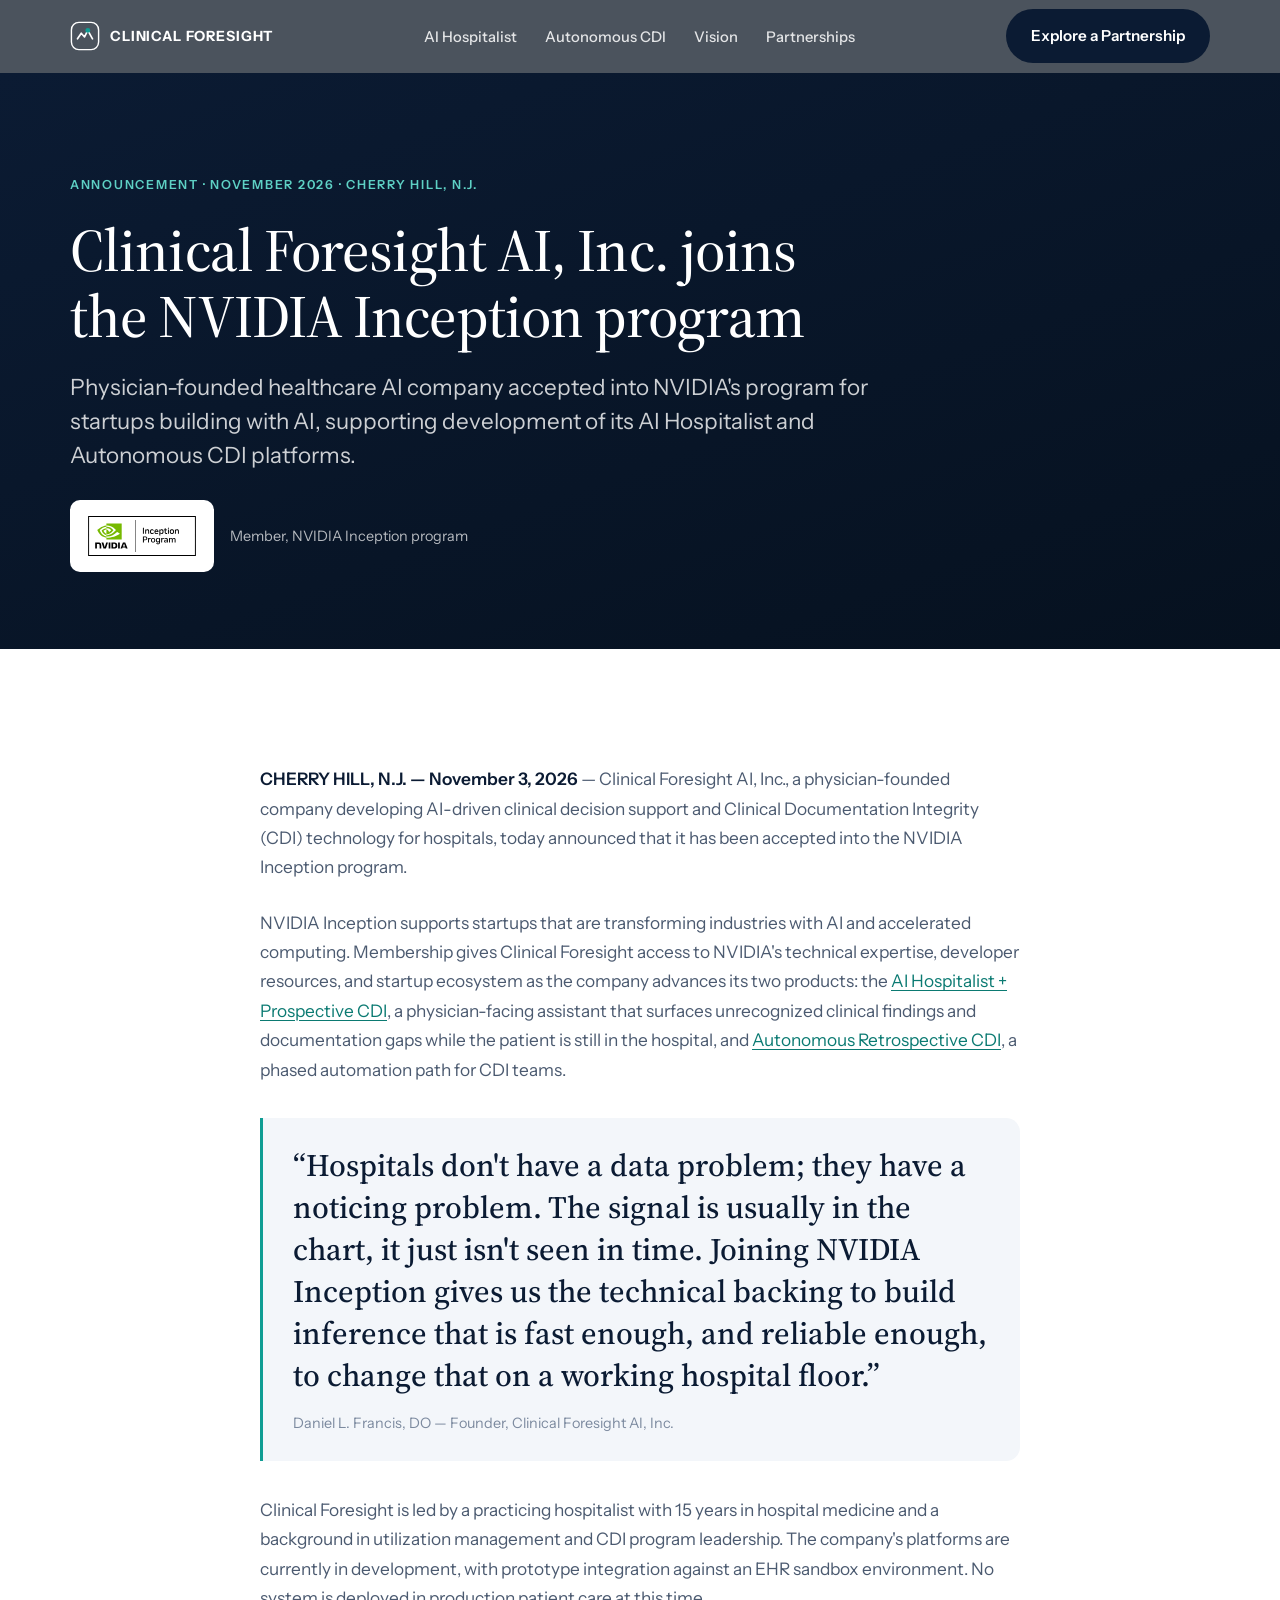
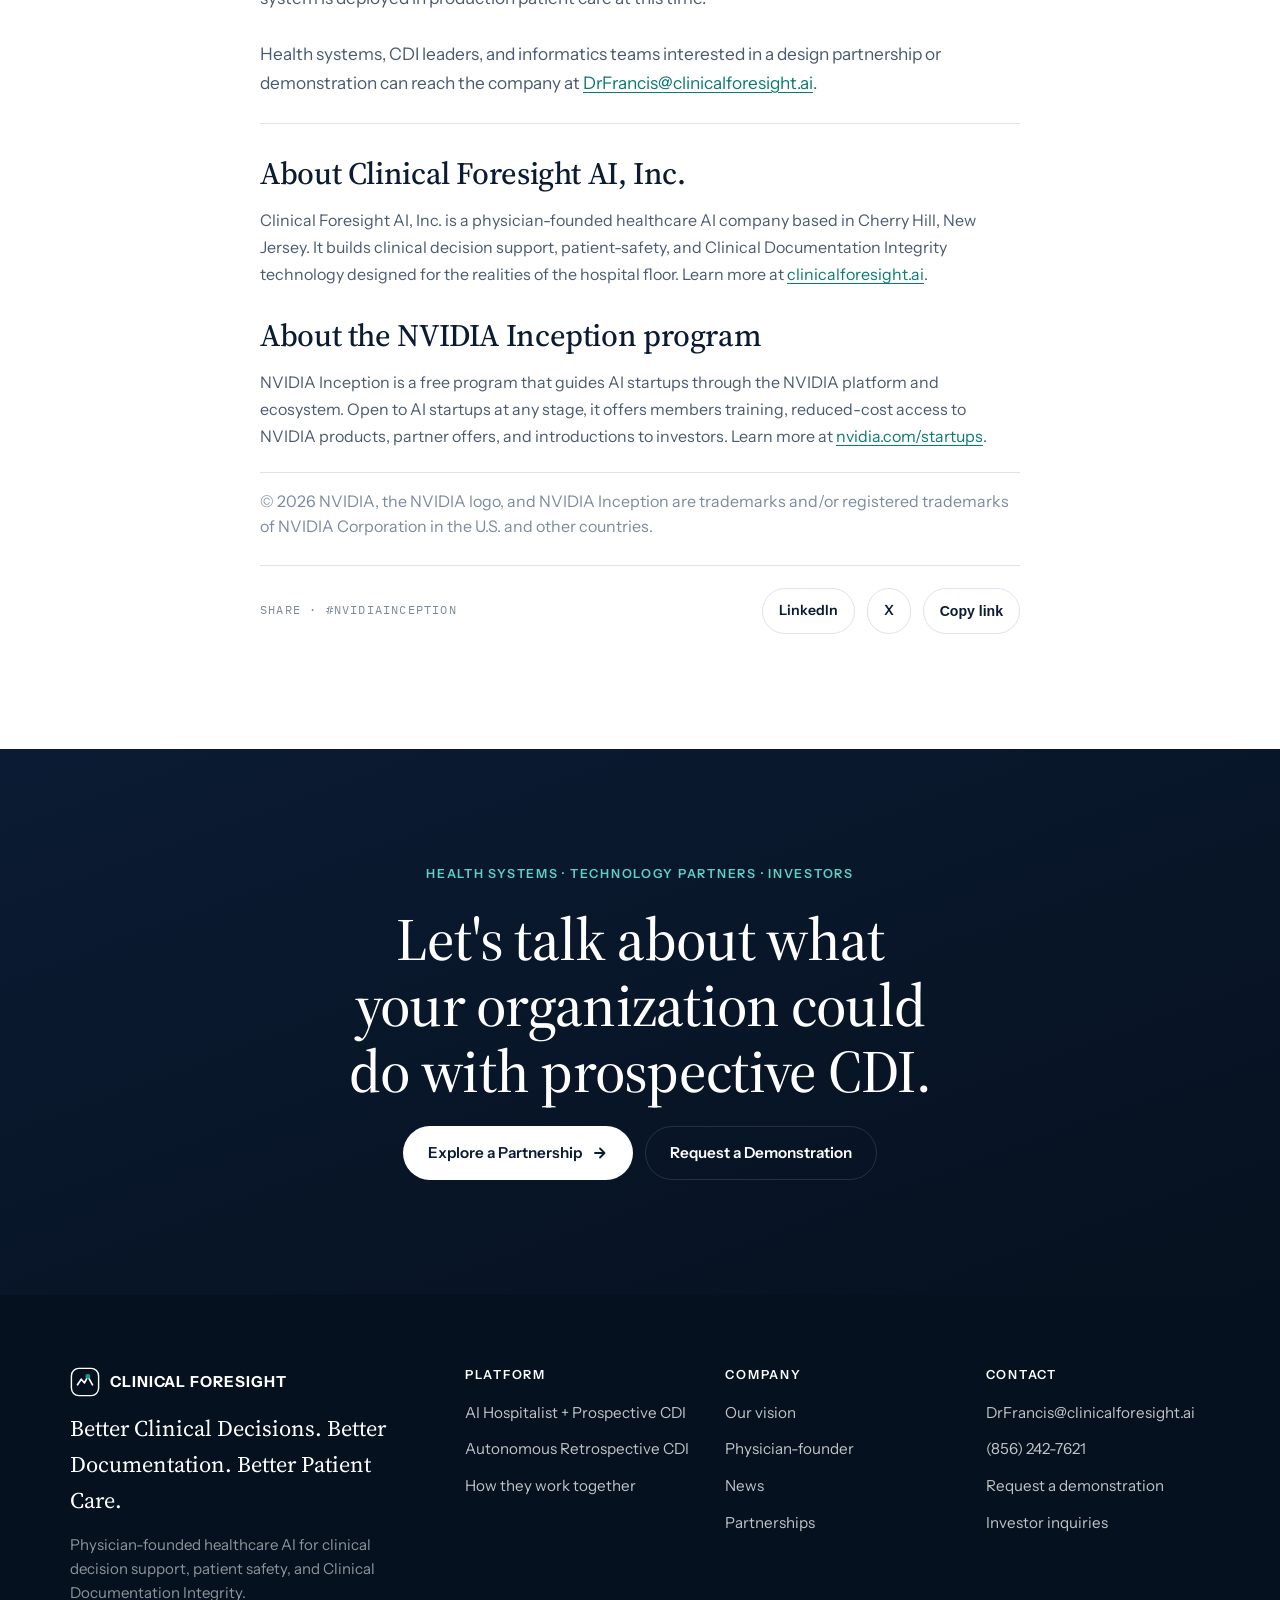
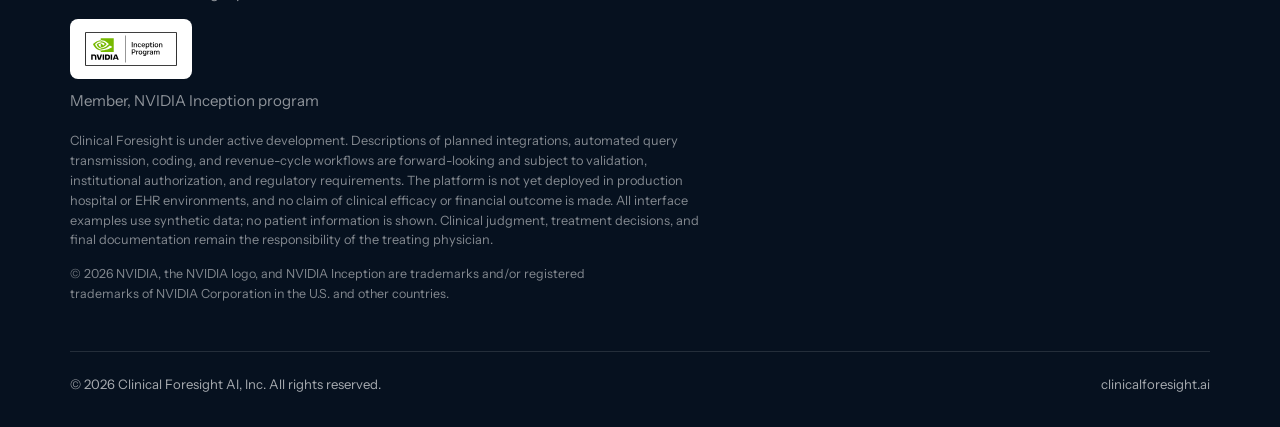
<file: news-nvidia-inception.html>
<!doctype html>
<html lang="en">
<head>
<meta charset="utf-8">
<meta name="viewport" content="width=device-width, initial-scale=1, viewport-fit=cover">
<title>Clinical Foresight AI, Inc. Joins the NVIDIA Inception Program</title>
<meta name="description" content="Clinical Foresight AI, Inc., a physician-founded healthcare AI company, has been accepted into the NVIDIA Inception program, supporting development of its AI Hospitalist and Autonomous CDI platforms.">
<link rel="canonical" href="https://www.clinicalforesight.ai/news-nvidia-inception.html">
<meta property="og:type" content="website">
<meta property="og:site_name" content="Clinical Foresight AI">
<meta property="og:title" content="Clinical Foresight AI, Inc. Joins the NVIDIA Inception Program">
<meta property="og:description" content="Clinical Foresight AI, Inc., a physician-founded healthcare AI company, has been accepted into the NVIDIA Inception program, supporting development of its AI Hospitalist and Autonomous CDI platforms.">
<meta property="og:url" content="https://www.clinicalforesight.ai/news-nvidia-inception.html">
<meta property="og:image" content="https://www.clinicalforesight.ai/assets/og-image.png">
<meta property="og:image:width" content="1200">
<meta property="og:image:height" content="630">
<meta property="og:image:alt" content="Clinical Foresight AI: physician-founded clinical AI for patient safety and prospective CDI">
<meta name="twitter:card" content="summary_large_image">
<meta name="twitter:image" content="https://www.clinicalforesight.ai/assets/og-image.png">
<meta name="theme-color" content="#0B1B33">
<link rel="icon" href="/favicon.ico" sizes="48x48">
<link rel="icon" href="assets/favicon.svg" type="image/svg+xml">
<link rel="apple-touch-icon" href="assets/apple-touch-icon.png">
<link rel="preconnect" href="https://fonts.googleapis.com">
<link rel="preconnect" href="https://fonts.gstatic.com" crossorigin>
<link rel="stylesheet" href="https://fonts.googleapis.com/css2?family=Source+Serif+4:ital,opsz,wght@0,8..60,400;0,8..60,500;1,8..60,400;1,8..60,500&family=Instrument+Sans:wght@400;500;600&family=IBM+Plex+Mono:wght@400;500&display=swap">
<link rel="stylesheet" href="assets/styles.css">
<script type="application/ld+json">
{"@context":"https://schema.org","@graph":[{"@type":"Organization","@id":"https://www.clinicalforesight.ai/#organization","name":"Clinical Foresight AI","legalName":"Clinical Foresight AI, Inc.","alternateName":["Clinical Foresight","ClinicalForesight.ai"],"url":"https://www.clinicalforesight.ai/","logo":{"@type":"ImageObject","url":"https://www.clinicalforesight.ai/assets/logo-512.png","width":512,"height":512},"image":"https://www.clinicalforesight.ai/assets/og-image.png","email":"DrFrancis@clinicalforesight.ai","telephone":"+18562427621","description":"Physician-founded healthcare AI company developing clinical decision support, patient safety, and Clinical Documentation Integrity (CDI) automation for hospitals.","founder":{"@type":"Person","name":"Daniel L. Francis, DO","jobTitle":"Physician-Founder","url":"https://www.clinicalforesight.ai/about.html#founder","sameAs":["https://www.linkedin.com/in/danfrancisdo"]},"knowsAbout":["Clinical Documentation Integrity","Clinical decision support","Patient safety","Hospital medicine","SMART on FHIR"]}]}
</script>
</head>
<body>
<a class="skip-link" href="#main">Skip to content</a>
<header class="header header--dark">
  <div class="container">
    <nav class="nav" aria-label="Primary">
      <a class="brand" href="index.html" aria-label="Clinical Foresight home"><svg class="brand__mark" viewBox="0 0 32 32" aria-hidden="true" fill="none">
  <rect x="1.5" y="1.5" width="29" height="29" rx="8" stroke="currentColor" stroke-width="1.5"/>
  <path d="M8 19 L12 13 L15.5 17 L19 10 L24 19" stroke="currentColor" stroke-width="1.8" stroke-linecap="round" stroke-linejoin="round"/>
  <circle cx="19" cy="10" r="2.6" fill="#0F9D93"/>
</svg><span>Clinical Foresight</span></a>
      <ul class="nav__links">
        <li><a href="ai-hospitalist.html">AI Hospitalist</a></li>
        <li><a href="autonomous-cdi.html">Autonomous CDI</a></li>
        <li><a href="about.html">Vision</a></li>
        <li><a href="contact.html">Partnerships</a></li>
      </ul>
      <a class="btn btn--primary nav__cta" href="contact.html">Explore a Partnership</a>
      <button class="nav__toggle" type="button" aria-expanded="false" aria-controls="mobile-nav" aria-label="Open menu"><span></span></button>
    </nav>
  </div>
  <div class="nav__mobile" id="mobile-nav">
    <div class="container">
      <ul>
        <li><a href="index.html">Home</a></li>
        <li><a href="ai-hospitalist.html">AI Hospitalist</a></li>
        <li><a href="autonomous-cdi.html">Autonomous CDI</a></li>
        <li><a href="about.html">Vision</a></li>
        <li><a href="contact.html">Partnerships</a></li>
      </ul>
      <a class="btn btn--primary" href="contact.html">Explore a Partnership</a>
    </div>
  </div>
</header>
<main id="main">

<section class="page-hero band">
  <div class="container">
    <div class="page-hero__inner">
      <p class="eyebrow">Announcement · November 2026 · Cherry Hill, N.J.</p>
      <h1>Clinical Foresight AI, Inc. joins the NVIDIA Inception program</h1>
      <p class="lede">Physician-founded healthcare AI company accepted into NVIDIA's program for startups building with AI, supporting development of its AI Hospitalist and Autonomous CDI platforms.</p>
      <div class="article-hero__badge">
        <div class="badge-field"><img src="assets/nvidia-inception-badge.svg" alt="NVIDIA Inception Program member badge" width="500" height="216"></div>
        <span>Member, NVIDIA Inception program</span>
      </div>
    </div>
  </div>
</section>

<section class="section">
  <div class="container">
    <article class="article">
      <p><span class="article__dateline">CHERRY HILL, N.J. — November 3, 2026</span> — Clinical Foresight AI, Inc., a physician-founded company developing AI-driven clinical decision support and Clinical Documentation Integrity (CDI) technology for hospitals, today announced that it has been accepted into the NVIDIA Inception program.</p>

      <p>NVIDIA Inception supports startups that are transforming industries with AI and accelerated computing. Membership gives Clinical Foresight access to NVIDIA's technical expertise, developer resources, and startup ecosystem as the company advances its two products: the <a href="ai-hospitalist.html">AI Hospitalist + Prospective CDI</a>, a physician-facing assistant that surfaces unrecognized clinical findings and documentation gaps while the patient is still in the hospital, and <a href="autonomous-cdi.html">Autonomous Retrospective CDI</a>, a phased automation path for CDI teams.</p>

      <blockquote class="article__quote">
        <p>“Hospitals don't have a data problem; they have a noticing problem. The signal is usually in the chart, it just isn't seen in time. Joining NVIDIA Inception gives us the technical backing to build inference that is fast enough, and reliable enough, to change that on a working hospital floor.”</p>
        <cite>Daniel L. Francis, DO — Founder, Clinical Foresight AI, Inc.</cite>
      </blockquote>

      <p>Clinical Foresight is led by a practicing hospitalist with 15 years in hospital medicine and a background in utilization management and CDI program leadership. The company's platforms are currently in development, with prototype integration against an EHR sandbox environment. No system is deployed in production patient care at this time.</p>

      <p>Health systems, CDI leaders, and informatics teams interested in a design partnership or demonstration can reach the company at <a href="mailto:DrFrancis@clinicalforesight.ai">DrFrancis@clinicalforesight.ai</a>.</p>

      <div class="article__boiler">
        <div class="stack">
          <h2>About Clinical Foresight AI, Inc.</h2>
          <p>Clinical Foresight AI, Inc. is a physician-founded healthcare AI company based in Cherry Hill, New Jersey. It builds clinical decision support, patient-safety, and Clinical Documentation Integrity technology designed for the realities of the hospital floor. Learn more at <a href="index.html">clinicalforesight.ai</a>.</p>
        </div>
        <div class="stack">
          <h2>About the NVIDIA Inception program</h2>
          <p>NVIDIA Inception is a free program that guides AI startups through the NVIDIA platform and ecosystem. Open to AI startups at any stage, it offers members training, reduced-cost access to NVIDIA products, partner offers, and introductions to investors. Learn more at <a href="https://www.nvidia.com/en-us/startups/" target="_blank" rel="noopener">nvidia.com/startups</a>.</p>
        </div>
        <p class="nvidia-legal" style="margin-top:0">&copy; 2026 NVIDIA, the NVIDIA logo, and NVIDIA Inception are trademarks and/or registered trademarks of NVIDIA Corporation in the U.S. and other countries.</p>
      </div>

      <div class="article__share">
        <span class="mono">Share · #NVIDIAInception</span>
        <div class="btn-row">
          <a class="btn btn--ghost" href="https://www.linkedin.com/sharing/share-offsite/?url=https://www.clinicalforesight.ai/news-nvidia-inception.html" target="_blank" rel="noopener">LinkedIn</a>
          <a class="btn btn--ghost" href="https://x.com/intent/post?text=Clinical%20Foresight%20AI%2C%20Inc.%20joins%20the%20NVIDIA%20Inception%20program%20%23NVIDIAInception&amp;url=https://www.clinicalforesight.ai/news-nvidia-inception.html" target="_blank" rel="noopener">X</a>
          <button class="btn btn--ghost" type="button" data-copy="https://www.clinicalforesight.ai/news-nvidia-inception.html">Copy link</button>
        </div>
      </div>
    </article>
  </div>
</section>

<section class="section band">
  <div class="container">
    <div class="cta reveal">
      <p class="eyebrow">Health systems · Technology partners · Investors</p>
      <h2>Let's talk about what your organization could do with prospective CDI.</h2>
      <div class="btn-row">
        <a class="btn btn--primary" href="contact.html">Explore a Partnership <svg class="arrow" width="16" height="16" viewBox="0 0 16 16" aria-hidden="true"><path d="M3 8h9M8 3.5 12.5 8 8 12.5" fill="none" stroke="currentColor" stroke-width="1.8" stroke-linecap="round" stroke-linejoin="round"/></svg></a>
        <a class="btn btn--ghost" href="contact.html#demo">Request a Demonstration</a>
      </div>
    </div>
  </div>
</section>
</main>
<footer class="footer">
  <div class="container">
    <div class="footer__grid">
      <div class="footer__brand">
        <a class="brand" href="index.html"><svg class="brand__mark" viewBox="0 0 32 32" aria-hidden="true" fill="none">
  <rect x="1.5" y="1.5" width="29" height="29" rx="8" stroke="currentColor" stroke-width="1.5"/>
  <path d="M8 19 L12 13 L15.5 17 L19 10 L24 19" stroke="currentColor" stroke-width="1.8" stroke-linecap="round" stroke-linejoin="round"/>
  <circle cx="19" cy="10" r="2.6" fill="#0F9D93"/>
</svg><span>Clinical Foresight</span></a>
        <p class="footer__tag">Better Clinical Decisions. Better Documentation. Better Patient Care.</p>
        <p class="small" style="color:rgba(255,255,255,0.55)">Physician-founded healthcare AI for clinical decision support, patient safety, and Clinical Documentation Integrity.</p>
        <div class="footer__member">
          <a class="badge-field" href="news-nvidia-inception.html" aria-label="Clinical Foresight AI, Inc. is a member of the NVIDIA Inception program. Read the announcement."><img src="assets/nvidia-inception-badge.svg" alt="NVIDIA Inception Program member badge" width="500" height="216"></a>
          <span class="small">Member, NVIDIA Inception program</span>
        </div>
      </div>
      <div>
        <h4>Platform</h4>
        <ul>
          <li><a href="ai-hospitalist.html">AI Hospitalist + Prospective CDI</a></li>
          <li><a href="autonomous-cdi.html">Autonomous Retrospective CDI</a></li>
          <li><a href="index.html#together">How they work together</a></li>
        </ul>
      </div>
      <div>
        <h4>Company</h4>
        <ul>
          <li><a href="about.html">Our vision</a></li>
          <li><a href="about.html#founder">Physician-founder</a></li>
          <li><a href="news-nvidia-inception.html">News</a></li>
          <li><a href="contact.html">Partnerships</a></li>
        </ul>
      </div>
      <div>
        <h4>Contact</h4>
        <ul>
          <li><a href="mailto:DrFrancis@clinicalforesight.ai">DrFrancis@clinicalforesight.ai</a></li>
          <li><a href="tel:+18562427621">(856) 242-7621</a></li>
          <li><a href="contact.html#demo">Request a demonstration</a></li>
          <li><a href="contact.html#investors">Investor inquiries</a></li>
        </ul>
      </div>
    </div>
    <p class="footer__legal">Clinical Foresight is under active development. Descriptions of planned integrations, automated query transmission, coding, and revenue-cycle workflows are forward-looking and subject to validation, institutional authorization, and regulatory requirements. The platform is not yet deployed in production hospital or EHR environments, and no claim of clinical efficacy or financial outcome is made. All interface examples use synthetic data; no patient information is shown. Clinical judgment, treatment decisions, and final documentation remain the responsibility of the treating physician.</p>
    <p class="nvidia-legal">&copy; 2026 NVIDIA, the NVIDIA logo, and NVIDIA Inception are trademarks and/or registered trademarks of NVIDIA Corporation in the U.S. and other countries.</p>
    <div class="footer__bottom">
      <span>&copy; <span id="year">2026</span> Clinical Foresight AI, Inc. All rights reserved.</span>
      <span>clinicalforesight.ai</span>
    </div>
  </div>
</footer>
<script src="assets/main.js" defer></script>
</body>
</html>
</file>
<file: assets/styles.css>
/* ==========================================================================
   Clinical Foresight — design system
   Layout concept: white editorial pages punctuated by deep-navy "instrument"
   bands; one teal accent reserved for the finding that matters.
   ========================================================================== */

:root {
  /* Color */
  --ink:        #0B1B33;   /* deep navy — headings, primary buttons, bands */
  --ink-deep:   #06111F;   /* darkest navy — band gradients */
  --ink-soft:   #1A2E4F;   /* raised surfaces inside navy bands */
  --slate:      #4B5A70;   /* body text */
  --mute:       #7C8A9F;   /* captions, metadata */
  --line:       #DCE3EC;   /* hairlines on white */
  --line-dark:  rgba(255,255,255,0.12);
  --mist:       #F3F6FA;   /* hue-biased neutral surface */
  --paper:      #FFFFFF;
  --teal:       #0F9D93;   /* the single accent */
  --teal-ink:   #0B7A72;   /* accent on white when it must pass AA as text */
  --teal-light: #5ED1C5;   /* accent on navy */
  --amber:      #C98A06;   /* semantic: review */
  --rose:       #D14B4B;   /* semantic: critical */

  /* Type */
  --font-display: "Source Serif 4", "Iowan Old Style", Georgia, serif;
  --font-body:    "Instrument Sans", "Helvetica Neue", Arial, sans-serif;
  --font-mono:    "IBM Plex Mono", "SFMono-Regular", Menlo, monospace;

  /* Scale */
  --step--1: clamp(0.84rem, 0.80rem + 0.2vw, 0.94rem);
  --step-0:  clamp(1.00rem, 0.96rem + 0.25vw, 1.125rem);
  --step-1:  clamp(1.20rem, 1.10rem + 0.5vw, 1.40rem);
  --step-2:  clamp(1.50rem, 1.30rem + 1vw, 1.95rem);
  --step-3:  clamp(1.95rem, 1.60rem + 1.8vw, 2.75rem);
  --step-4:  clamp(2.40rem, 1.80rem + 3vw, 3.75rem);
  --step-5:  clamp(2.80rem, 2.00rem + 4.2vw, 4.75rem);

  --container: 1180px;
  --gutter-l: max(20px, env(safe-area-inset-left, 0px));
  --gutter-r: max(20px, env(safe-area-inset-right, 0px));
  --radius: 14px;
  --shadow: 0 1px 2px rgba(11,27,51,0.06), 0 12px 32px -12px rgba(11,27,51,0.18);
  --ease: cubic-bezier(.2,.7,.2,1);
  color-scheme: light;
}

/* ---------- Reset ---------- */
*, *::before, *::after { box-sizing: border-box; }
html { -webkit-text-size-adjust: 100%; scroll-behavior: smooth; }
body {
  margin: 0;
  font-family: var(--font-body);
  font-size: var(--step-0);
  line-height: 1.6;
  color: var(--slate);
  background: var(--paper);
  -webkit-font-smoothing: antialiased;
  overflow-x: hidden;
}
img, svg { max-width: 100%; height: auto; display: block; }
h1, h2, h3, h4 { color: var(--ink); margin: 0; text-wrap: balance; line-height: 1.1; }
h1 { font-family: var(--font-display); font-weight: 500; font-size: var(--step-5); letter-spacing: -0.015em; }
h2 { font-family: var(--font-display); font-weight: 500; font-size: var(--step-4); letter-spacing: -0.012em; }
h3 { font-family: var(--font-body); font-weight: 600; font-size: var(--step-2); letter-spacing: -0.01em; line-height: 1.2; }
h4 { font-family: var(--font-body); font-weight: 600; font-size: var(--step-1); line-height: 1.3; }
p { margin: 0; }
a { color: var(--teal-ink); text-decoration-thickness: 1px; text-underline-offset: 3px; }
ul { margin: 0; padding: 0; list-style: none; }
strong { color: var(--ink); font-weight: 600; }
:focus-visible { outline: 3px solid var(--teal); outline-offset: 3px; border-radius: 4px; }
.sr-only { position: absolute; width: 1px; height: 1px; overflow: hidden; clip: rect(0 0 0 0); white-space: nowrap; }
.skip-link { position: absolute; left: var(--gutter-l); top: -100px; z-index: 100; background: var(--ink); color: #fff; padding: 10px 16px; border-radius: 8px; }
.skip-link:focus { top: 12px; }

/* ---------- Layout ---------- */
.container { width: 100%; max-width: var(--container); margin-inline: auto; padding-left: var(--gutter-l); padding-right: var(--gutter-r); }
.section { padding-block: clamp(64px, 9vw, 120px); }
.section--tight { padding-block: clamp(40px, 6vw, 72px); }
.section--mist { background: var(--mist); }
.band { background: linear-gradient(160deg, var(--ink) 0%, var(--ink-deep) 100%); color: rgba(255,255,255,0.78); }
.band h1, .band h2, .band h3, .band h4, .band strong { color: #fff; }
.band a { color: var(--teal-light); }
.grid { display: grid; gap: clamp(20px, 3vw, 36px); }
.grid > * { min-width: 0; }
.grid--2 { grid-template-columns: repeat(auto-fit, minmax(min(100%, 320px), 1fr)); }
.grid--3 { grid-template-columns: repeat(auto-fit, minmax(min(100%, 280px), 1fr)); }
.grid--4 { grid-template-columns: repeat(auto-fit, minmax(min(100%, 220px), 1fr)); }
.split { display: grid; gap: clamp(32px, 5vw, 72px); align-items: center; grid-template-columns: repeat(auto-fit, minmax(min(100%, 420px), 1fr)); }
.split > * { min-width: 0; }
.measure { max-width: 62ch; }
.center { text-align: center; margin-inline: auto; }
.stack { display: grid; gap: 16px; }
.stack--lg { gap: 28px; }

/* ---------- Type helpers ---------- */
.eyebrow { font-family: var(--font-body); font-size: 0.78rem; font-weight: 600; letter-spacing: 0.14em; text-transform: uppercase; color: var(--teal-ink); }
.band .eyebrow { color: var(--teal-light); }
.lede { font-size: var(--step-1); line-height: 1.5; color: var(--slate); max-width: 58ch; }
.band .lede { color: rgba(255,255,255,0.78); }
.small { font-size: var(--step--1); color: var(--mute); }
.mono { font-family: var(--font-mono); font-size: 0.82rem; letter-spacing: 0.01em; }
.sec-head { display: grid; gap: 14px; max-width: 760px; margin-bottom: clamp(36px, 5vw, 64px); }
.sec-head--center { text-align: center; margin-inline: auto; }
.sec-head--center .lede { margin-inline: auto; }

/* ---------- Buttons ---------- */
.btn {
  display: inline-flex; align-items: center; justify-content: center; gap: 10px;
  padding: 14px 24px; border-radius: 999px; font-weight: 600; font-size: 0.95rem;
  text-decoration: none; border: 1.5px solid transparent; cursor: pointer; white-space: nowrap;
  transition: transform .25s var(--ease), background .25s var(--ease), border-color .25s var(--ease), box-shadow .25s var(--ease);
}
.btn:hover { transform: translateY(-1px); }
.btn--primary { background: var(--ink); color: #fff; }
.btn--primary:hover { background: var(--ink-deep); box-shadow: 0 10px 24px -10px rgba(11,27,51,0.5); }
.btn--ghost { background: transparent; color: var(--ink); border-color: var(--line); }
.btn--ghost:hover { border-color: var(--ink); }
.band .btn--primary { background: #fff; color: var(--ink); }
.band .btn--primary:hover { background: #F3F6FA; }
.band .btn--ghost { color: #fff; border-color: var(--line-dark); }
.band .btn--ghost:hover { border-color: #fff; }
.btn--accent { background: var(--teal); color: #06111F; }
.btn--accent:hover { background: var(--teal-light); }
.btn .arrow { transition: transform .25s var(--ease); }
.btn:hover .arrow { transform: translateX(3px); }
.btn-row { display: flex; flex-wrap: wrap; gap: 12px; }

/* ---------- Header / nav ---------- */
.header { position: sticky; top: 0; z-index: 50; background: rgba(255,255,255,0.86); backdrop-filter: saturate(160%) blur(14px); -webkit-backdrop-filter: saturate(160%) blur(14px); border-bottom: 1px solid transparent; transition: border-color .3s var(--ease); }
.header.is-scrolled { border-bottom-color: var(--line); }
.header--dark { background: rgba(6,17,31,0.72); }
.header--dark.is-scrolled { border-bottom-color: var(--line-dark); }
.nav { display: flex; align-items: center; justify-content: space-between; gap: 24px; height: 72px; }
.brand { display: inline-flex; align-items: center; gap: 10px; text-decoration: none; color: var(--ink); font-weight: 700; letter-spacing: 0.06em; font-size: 0.88rem; text-transform: uppercase; }
.header--dark .brand { color: #fff; }
.brand__mark { width: 30px; height: 30px; flex: none; }
.nav__links { display: none; align-items: center; gap: 4px; }
.nav__links a { color: var(--ink); text-decoration: none; font-weight: 500; font-size: 0.92rem; padding: 8px 12px; border-radius: 8px; transition: background .2s; }
.nav__links a:hover { background: var(--mist); }
.nav__links a[aria-current="page"] { color: var(--teal-ink); }
.header--dark .nav__links a { color: rgba(255,255,255,0.85); }
.header--dark .nav__links a:hover { background: rgba(255,255,255,0.08); }
.header--dark .nav__links a[aria-current="page"] { color: var(--teal-light); }
.nav__cta { display: none; }
.nav__toggle { display: inline-flex; align-items: center; justify-content: center; width: 44px; height: 44px; border: 1px solid var(--line); background: transparent; border-radius: 10px; cursor: pointer; color: var(--ink); }
.header--dark .nav__toggle { color: #fff; border-color: var(--line-dark); }
.nav__toggle span { display: block; width: 18px; height: 2px; background: currentColor; position: relative; transition: transform .3s var(--ease), opacity .3s; }
.nav__toggle span::before, .nav__toggle span::after { content: ""; position: absolute; left: 0; width: 18px; height: 2px; background: currentColor; transition: transform .3s var(--ease), top .3s var(--ease); }
.nav__toggle span::before { top: -6px; } .nav__toggle span::after { top: 6px; }
.nav__toggle[aria-expanded="true"] span { background: transparent; }
.nav__toggle[aria-expanded="true"] span::before { top: 0; transform: rotate(45deg); }
.nav__toggle[aria-expanded="true"] span::after { top: 0; transform: rotate(-45deg); }
.nav__mobile { display: none; border-top: 1px solid var(--line); background: #fff; }
.header--dark .nav__mobile { background: var(--ink-deep); border-color: var(--line-dark); }
.nav__mobile.is-open { display: block; }
.nav__mobile ul { display: grid; gap: 4px; padding-block: 12px; }
.nav__mobile a { display: block; padding: 12px 14px; border-radius: 10px; font-weight: 500; color: var(--ink); text-decoration: none; }
.header--dark .nav__mobile a { color: #fff; }
.nav__mobile .btn { margin: 8px 14px 4px; width: calc(100% - 28px); }
@media (min-width: 900px) {
  .nav__links { display: flex; }
  .nav__cta { display: inline-flex; }
  .nav__toggle, .nav__mobile { display: none !important; }
}

/* ---------- Hero ---------- */
.hero { position: relative; overflow: hidden; isolation: isolate; }
.hero__inner { position: relative; padding-block: clamp(72px, 10vw, 140px) clamp(64px, 8vw, 110px); display: grid; gap: 28px; max-width: 820px; }
.hero__canvas { position: absolute; inset: 0; z-index: -1; opacity: 0.9; }
.hero__canvas canvas { width: 100%; height: 100%; display: block; }
.hero__fade { position: absolute; inset: 0; z-index: -1; background: radial-gradient(120% 90% at 20% 30%, rgba(6,17,31,0.0) 0%, rgba(6,17,31,0.55) 60%, rgba(6,17,31,0.92) 100%); }
.hero h1 { color: #fff; max-width: 15ch; }
.hero h1 em { font-style: italic; color: var(--teal-light); }
.hero .lede { color: rgba(255,255,255,0.82); }
.hero__meta { display: flex; flex-wrap: wrap; gap: 10px 22px; color: rgba(255,255,255,0.6); font-size: 0.85rem; padding-top: 8px; }
.hero__meta li { display: inline-flex; align-items: center; gap: 8px; }
.hero__meta li::before { content: ""; width: 6px; height: 6px; border-radius: 50%; background: var(--teal-light); }

/* Hero membership card: anchored lower-right on wide screens, inline below the hero copy on narrow ones */
.hero .container { position: relative; }
.hero__badge { display: inline-flex; align-items: center; gap: 16px; padding: 12px 18px 12px 12px; margin-bottom: clamp(40px, 6vw, 72px); border: 1px solid var(--line-dark); border-radius: 14px; background: rgba(255,255,255,0.04); backdrop-filter: blur(6px); -webkit-backdrop-filter: blur(6px); color: rgba(255,255,255,0.75); text-decoration: none; transition: border-color .3s var(--ease), background .3s var(--ease); }
.hero__badge:hover { border-color: rgba(255,255,255,0.35); background: rgba(255,255,255,0.07); }
.hero__badge .badge-field { padding: 8px 10px; border: 0; border-radius: 8px; flex: none; }
.hero__badge .badge-field img { width: auto; height: 48px; }
.hero__badge-text { display: grid; gap: 2px; font-size: 0.85rem; }
.hero__badge-text strong { color: #fff; font-size: 0.95rem; }
.hero__badge-text span { display: inline-flex; align-items: center; gap: 6px; }
.hero__badge-link { color: var(--teal-light); font-weight: 600; margin-top: 4px; }
.hero__badge .arrow { transition: transform .25s var(--ease); }
.hero__badge:hover .arrow { transform: translateX(3px); }
@media (min-width: 1100px) {
  .hero__badge { position: absolute; right: var(--gutter-r); top: clamp(72px, 10vw, 140px); margin-bottom: 0; flex-direction: column; align-items: flex-start; gap: 14px; padding: 18px; max-width: 300px; }
  .hero__badge .badge-field img { height: 56px; }
}

/* Product-page hero (compact) */
.page-hero { position: relative; overflow: hidden; }
.page-hero__inner { padding-block: clamp(64px, 8vw, 110px) clamp(48px, 6vw, 80px); display: grid; gap: 22px; max-width: 820px; }
.page-hero h1 { color: #fff; font-size: var(--step-4); }
.page-hero .lede { color: rgba(255,255,255,0.8); }

/* ---------- Tag line strip ---------- */
.strip { border-block: 1px solid var(--line); }
.strip__inner { display: flex; flex-wrap: wrap; align-items: center; justify-content: center; gap: 12px 40px; padding-block: 18px; font-family: var(--font-display); font-size: var(--step-1); color: var(--ink); text-align: center; }
.strip__inner span { display: inline-flex; align-items: center; gap: 14px; }
.strip__inner span + span::before { content: ""; width: 5px; height: 5px; border-radius: 50%; background: var(--teal); }
@media (max-width: 640px) { .strip__inner { flex-direction: column; gap: 4px; } .strip__inner span + span::before { display: none; } }

/* ---------- Cards ---------- */
.card { background: var(--paper); border: 1px solid var(--line); border-radius: var(--radius); padding: clamp(24px, 3vw, 36px); display: grid; gap: 14px; align-content: start; transition: transform .35s var(--ease), box-shadow .35s var(--ease), border-color .35s var(--ease); }
.card:hover { transform: translateY(-3px); box-shadow: var(--shadow); border-color: #C9D3E0; }
.card__icon { width: 44px; height: 44px; border-radius: 12px; display: grid; place-items: center; background: var(--mist); color: var(--teal-ink); }
.card__icon svg { width: 22px; height: 22px; }
.card--link { text-decoration: none; color: inherit; }
.card--link .card__more { color: var(--teal-ink); font-weight: 600; display: inline-flex; gap: 8px; align-items: center; margin-top: 6px; }
.card--link:hover .card__more .arrow { transform: translateX(3px); }
.card--link .arrow { transition: transform .25s var(--ease); }
.band .card { background: rgba(255,255,255,0.04); border-color: var(--line-dark); color: rgba(255,255,255,0.78); }
.band .card:hover { border-color: rgba(255,255,255,0.3); box-shadow: none; }
.band .card__icon { background: rgba(255,255,255,0.08); color: var(--teal-light); }

/* Product pathway cards */
.pathway { display: grid; gap: 22px; grid-template-columns: repeat(auto-fit, minmax(min(100%, 420px), 1fr)); }
.pathway > * { min-width: 0; }
.pathway__card { position: relative; display: grid; gap: 18px; padding: clamp(28px, 4vw, 44px); border-radius: 20px; text-decoration: none; color: inherit; border: 1px solid var(--line); background: var(--paper); overflow: hidden; transition: transform .4s var(--ease), box-shadow .4s var(--ease); }
.pathway__card:hover { transform: translateY(-4px); box-shadow: var(--shadow); }
.pathway__card--ink { background: linear-gradient(160deg, var(--ink) 0%, var(--ink-deep) 100%); color: rgba(255,255,255,0.78); border-color: transparent; }
.pathway__card--ink h3, .pathway__card--ink strong { color: #fff; }
.pathway__card--ink .eyebrow { color: var(--teal-light); }
.pathway__card h3 { font-family: var(--font-display); font-weight: 500; font-size: var(--step-3); line-height: 1.08; }
.pathway__card ul { display: grid; gap: 8px; }
.pathway__card li { display: flex; gap: 10px; align-items: flex-start; font-size: 0.95rem; }
.pathway__card li::before { content: ""; flex: none; width: 6px; height: 6px; margin-top: 10px; border-radius: 50%; background: var(--teal); }
.pathway__card--ink li::before { background: var(--teal-light); }
.pathway__card .card__more { display: inline-flex; gap: 8px; align-items: center; font-weight: 600; color: var(--ink); margin-top: 6px; }
.pathway__card--ink .card__more { color: #fff; }
.pathway__card .arrow { transition: transform .25s var(--ease); }
.pathway__card:hover .arrow { transform: translateX(4px); }
.pathway__card::after { content: ""; position: absolute; right: -60px; top: -60px; width: 220px; height: 220px; border-radius: 50%; background: radial-gradient(circle, rgba(15,157,147,0.12), transparent 70%); pointer-events: none; }

/* ---------- Workflow steps (a true sequence) ---------- */
.steps { display: grid; gap: 0; grid-template-columns: repeat(auto-fit, minmax(min(100%, 300px), 1fr)); }
.steps > * { min-width: 0; }
.step { position: relative; padding: 28px 28px 32px 0; display: grid; gap: 12px; align-content: start; border-top: 1px solid var(--line); }
.band .step { border-top-color: var(--line-dark); }
.step::before { content: ""; position: absolute; top: -1px; left: 0; width: 56px; height: 2px; background: var(--teal); }
.step__n { font-family: var(--font-mono); font-size: 0.8rem; color: var(--teal-ink); letter-spacing: 0.08em; }
.band .step__n { color: var(--teal-light); }
.step h3 { font-size: var(--step-1); }
.step p { font-size: 0.97rem; }
@media (min-width: 900px) { .step { padding-right: 40px; } }

/* ---------- Interface mockup (synthetic data) ---------- */
.mock { background: #fff; border: 1px solid var(--line); border-radius: 18px; box-shadow: var(--shadow); overflow: hidden; color: var(--ink); font-size: 0.86rem; }
.band .mock { border-color: rgba(255,255,255,0.1); box-shadow: 0 30px 60px -30px rgba(0,0,0,0.6); }
.mock__bar { display: flex; align-items: center; justify-content: space-between; gap: 12px; padding: 12px 16px; border-bottom: 1px solid var(--line); background: var(--mist); }
.mock__bar .mono { color: var(--mute); }
.mock__title { font-weight: 600; display: flex; align-items: center; gap: 10px; }
.mock__title .dot { width: 8px; height: 8px; border-radius: 50%; background: var(--teal); box-shadow: 0 0 0 4px rgba(15,157,147,0.18); }
.mock__body { display: grid; gap: 0; grid-template-columns: 1fr; }
.mock__aside { padding: 16px; border-bottom: 1px solid var(--line); display: grid; gap: 10px; background: #fff; }
.mock__aside dl { display: grid; grid-template-columns: auto 1fr; gap: 6px 14px; margin: 0; align-content: start; }
.mock__aside dt { color: var(--mute); } .mock__aside dd { margin: 0; font-weight: 500; }
.mock__main { padding: 16px; display: grid; gap: 10px; }
.finding { display: grid; grid-template-columns: auto 1fr; gap: 12px; padding: 12px 14px; border: 1px solid var(--line); border-radius: 12px; background: #fff; }
.finding__sev { width: 10px; height: 10px; border-radius: 50%; margin-top: 6px; }
.finding__sev--critical { background: var(--rose); }
.finding__sev--review { background: var(--amber); }
.finding__sev--cdi { background: var(--teal); }
.finding__head { display: flex; flex-wrap: wrap; gap: 6px 10px; align-items: baseline; justify-content: space-between; }
.finding__head strong { font-size: 0.9rem; }
.chip { display: inline-block; font-family: var(--font-mono); font-size: 0.68rem; letter-spacing: 0.06em; text-transform: uppercase; padding: 3px 8px; border-radius: 6px; background: var(--mist); color: var(--slate); }
.finding p { color: var(--slate); font-size: 0.84rem; line-height: 1.5; margin-top: 4px; }
.finding__q { margin-top: 6px; padding: 8px 10px; border-left: 2px solid var(--teal); background: var(--mist); border-radius: 0 8px 8px 0; font-style: italic; color: var(--ink); font-size: 0.84rem; }
.mock__foot { padding: 12px 16px; border-top: 1px solid var(--line); display: flex; flex-wrap: wrap; gap: 8px 16px; justify-content: space-between; align-items: center; color: var(--mute); font-size: 0.78rem; }
.mock__foot .chip { background: rgba(15,157,147,0.12); color: var(--teal-ink); }
@media (min-width: 700px) {
  .mock__body { grid-template-columns: 220px 1fr; }
  .mock__aside { border-bottom: 0; border-right: 1px solid var(--line); }
}

/* ---------- Phases (autonomy roadmap) ---------- */
.phases { display: grid; gap: 18px; }
.phase { display: grid; gap: 14px; grid-template-columns: 1fr; padding: clamp(22px, 3vw, 32px); border: 1px solid var(--line); border-radius: 18px; background: var(--paper); }
.band .phase { background: rgba(255,255,255,0.04); border-color: var(--line-dark); }
.phase__meta { display: grid; gap: 6px; align-content: start; }
.phase__meta .mono { color: var(--teal-ink); }
.band .phase__meta .mono { color: var(--teal-light); }
.phase__status { display: inline-flex; align-items: center; gap: 8px; font-size: 0.8rem; font-weight: 600; color: var(--slate); }
.band .phase__status { color: rgba(255,255,255,0.7); }
.phase__status::before { content: ""; width: 8px; height: 8px; border-radius: 50%; background: var(--teal); }
.phase__status--planned::before { background: transparent; border: 2px solid var(--teal); }
.phase__status--future::before { background: transparent; border: 2px dashed var(--mute); }
.phase__body { display: grid; gap: 10px; }
.phase__body ul { display: grid; gap: 6px; }
.phase__body li { display: flex; gap: 10px; font-size: 0.95rem; }
.phase__body li::before { content: "–"; color: var(--teal-ink); }
.band .phase__body li::before { color: var(--teal-light); }
@media (min-width: 820px) { .phase { grid-template-columns: 240px 1fr; gap: 32px; } }

/* ---------- Comparison (then / now) ---------- */
.compare { display: grid; gap: 20px; grid-template-columns: repeat(auto-fit, minmax(min(100%, 340px), 1fr)); }
.compare > * { min-width: 0; }
.compare__col { padding: clamp(24px, 3vw, 36px); border-radius: 18px; display: grid; gap: 14px; align-content: start; border: 1px solid var(--line); }
.compare__col--now { background: var(--mist); }
.compare__col--next { background: linear-gradient(160deg, var(--ink) 0%, var(--ink-deep) 100%); color: rgba(255,255,255,0.8); border-color: transparent; }
.compare__col--next h3, .compare__col--next strong { color: #fff; }
.compare__col--next .eyebrow { color: var(--teal-light); }
.compare__col ul { display: grid; gap: 10px; }
.compare__col li { display: flex; gap: 10px; align-items: flex-start; font-size: 0.97rem; }
.compare__col li svg { flex: none; width: 18px; height: 18px; margin-top: 3px; }
.compare__col--now li svg { color: var(--mute); }
.compare__col--next li svg { color: var(--teal-light); }

/* ---------- Feature list ---------- */
.features { display: grid; gap: 28px 36px; grid-template-columns: repeat(auto-fit, minmax(min(100%, 300px), 1fr)); }
.features > * { min-width: 0; }
.feature { display: grid; gap: 8px; padding-top: 18px; border-top: 1px solid var(--line); }
.band .feature { border-top-color: var(--line-dark); }
.feature h4 { font-size: 1.05rem; }
.feature p { font-size: 0.95rem; }

/* ---------- Founder ---------- */
.founder { display: grid; gap: clamp(28px, 5vw, 64px); grid-template-columns: repeat(auto-fit, minmax(min(100%, 360px), 1fr)); align-items: center; }
.founder > * { min-width: 0; }
.founder__quote { font-family: var(--font-display); font-size: var(--step-2); line-height: 1.3; color: var(--ink); font-weight: 500; }
.band .founder__quote { color: #fff; }
.founder__quote::before { content: "“"; color: var(--teal); font-size: 1.4em; line-height: 0; vertical-align: -0.3em; margin-right: 2px; }
.founder__name { display: grid; gap: 2px; }
.founder__name strong { font-size: 1rem; }
.founder__portrait { aspect-ratio: 4 / 5; max-width: 420px; width: 100%; border-radius: 20px; background: linear-gradient(160deg, var(--ink) 0%, var(--ink-deep) 100%); position: relative; overflow: hidden; display: grid; place-items: end start; padding: 24px; color: rgba(255,255,255,0.7); }
.founder__portrait img { position: absolute; inset: 0; width: 100%; height: 100%; object-fit: cover; }
.founder__portrait .mono { position: relative; }
.founder__portrait::after { content: ""; position: absolute; inset: 0; background: linear-gradient(to top, rgba(6,17,31,0.75), transparent 55%); }
.founder__portrait .mono { z-index: 1; }
.founder__portrait::before { content: "DF"; position: absolute; right: -6%; top: -4%; font-family: var(--font-display); font-style: italic; font-size: clamp(160px, 40vw, 300px); line-height: 1; color: rgba(255,255,255,0.05); pointer-events: none; }
/* With a real photo: lighter caption scrim, no monogram */
.founder__portrait:has(img)::after { background: linear-gradient(to top, rgba(6,17,31,0.7), transparent 32%); }
.founder__portrait:has(img)::before { display: none; }
.founder__portrait:has(img) .mono { color: rgba(255,255,255,0.9); }

/* ---------- Status note ---------- */
.status { display: grid; gap: 10px; padding: 22px 26px; border-radius: 14px; border: 1px solid var(--line); background: var(--mist); font-size: 0.93rem; }
.status strong { display: inline-flex; align-items: center; gap: 8px; }
.status strong::before { content: ""; width: 8px; height: 8px; border-radius: 50%; background: var(--amber); }
.band .status { background: rgba(255,255,255,0.05); border-color: var(--line-dark); color: rgba(255,255,255,0.75); }

/* ---------- CTA band ---------- */
.cta { text-align: center; display: grid; gap: 22px; justify-items: center; }
.cta h2 { max-width: 22ch; }
.cta .btn-row { justify-content: center; }
.cta__email { font-family: var(--font-mono); color: var(--teal-light); font-size: 0.95rem; }

/* ---------- Contact form ---------- */
.form { display: grid; gap: 18px; }
.form__row { display: grid; gap: 18px; grid-template-columns: repeat(auto-fit, minmax(min(100%, 240px), 1fr)); }
.field { display: grid; gap: 6px; }
.field label { font-size: 0.86rem; font-weight: 600; color: var(--ink); }
.field input, .field select, .field textarea { width: 100%; font: inherit; font-size: 1rem; padding: 12px 14px; border: 1px solid var(--line); border-radius: 10px; background: #fff; color: var(--ink); transition: border-color .2s; }
.field input:focus, .field select:focus, .field textarea:focus { outline: none; border-color: var(--teal); box-shadow: 0 0 0 3px rgba(15,157,147,0.18); }
.field textarea { min-height: 140px; resize: vertical; }
.form__note { font-size: 0.85rem; color: var(--mute); }
.contact-aside { display: grid; gap: 22px; align-content: start; }
.contact-aside .email { font-family: var(--font-mono); font-size: 1rem; word-break: break-all; }
.contact-aside .phone { font-family: var(--font-mono); font-size: 1rem; white-space: nowrap; }
.contact-list { display: grid; gap: 10px; }
.contact-list li { display: flex; gap: 10px; align-items: flex-start; font-size: 0.95rem; }
.contact-list li::before { content: ""; flex: none; width: 6px; height: 6px; margin-top: 10px; border-radius: 50%; background: var(--teal); }

/* ---------- Footer ---------- */
.footer { background: var(--ink-deep); color: rgba(255,255,255,0.65); padding-block: clamp(48px, 6vw, 72px) 32px; }
.footer__grid { display: grid; gap: 36px; grid-template-columns: repeat(auto-fit, minmax(min(100%, 200px), 1fr)); }
.footer__grid > * { min-width: 0; }
.footer__brand { grid-column: 1 / -1; display: grid; gap: 14px; }
.footer__brand .brand { color: #fff; }
.footer__tag { font-family: var(--font-display); font-size: var(--step-1); color: #fff; max-width: 32ch; }
.footer h4 { color: #fff; font-size: 0.78rem; letter-spacing: 0.14em; text-transform: uppercase; margin-bottom: 14px; }
.footer ul { display: grid; gap: 8px; }
.footer a { color: rgba(255,255,255,0.75); text-decoration: none; font-size: 0.95rem; }
.footer a:hover { color: #fff; }
.footer__bottom { margin-top: 48px; padding-top: 22px; border-top: 1px solid var(--line-dark); display: flex; flex-wrap: wrap; gap: 10px 24px; justify-content: space-between; font-size: 0.82rem; }
.footer__legal { max-width: 72ch; font-size: 0.8rem; line-height: 1.55; color: rgba(255,255,255,0.5); margin-top: 18px; }
@media (min-width: 900px) { .footer__grid { grid-template-columns: 1.6fr 1fr 1fr 1fr; } .footer__brand { grid-column: auto; } }

/* ---------- Announcement ribbon (NVIDIA Inception) ---------- */
/* Sits above the sticky header; scrolls away. Dismiss state is kept in localStorage by main.js. */
.announce { background: var(--teal); color: var(--ink-deep); font-size: 0.9rem; font-weight: 500; }
.announce.is-dismissed { display: none; }
.announce__inner { display: flex; flex-wrap: wrap; align-items: center; justify-content: center; gap: 6px 18px; padding: 8px 0; }
.announce__text { display: inline-flex; align-items: center; gap: 10px; text-align: center; }
.announce__text::before { content: ""; flex: none; width: 8px; height: 8px; border-radius: 50%; background: var(--ink-deep); }
.announce a { color: var(--ink-deep); font-weight: 600; text-decoration: underline; text-underline-offset: 3px; }
.announce__close { width: 44px; height: 44px; margin: -8px -8px -8px 0; border: 0; background: transparent; color: var(--ink-deep); font-size: 1.4rem; line-height: 1; cursor: pointer; border-radius: 8px; }
.announce__close:hover { background: rgba(6,17,31,0.1); }
.announce:focus-within, .announce:focus { outline-color: var(--ink-deep); }
@media (max-width: 640px) { .announce__text::before { display: none; } }

/* ---------- Recognition band (NVIDIA Inception membership) ---------- */
.recognition { display: grid; gap: clamp(32px, 5vw, 64px); grid-template-columns: repeat(auto-fit, minmax(min(100%, 360px), 1fr)); align-items: center; }
.recognition > * { min-width: 0; }
.recognition__badge { display: grid; gap: 16px; justify-items: start; }
/* The badge always sits on its own white field with generous clear space (NVIDIA guidelines). */
.badge-field { display: inline-block; background: #fff; border: 1px solid var(--line); border-radius: var(--radius); padding: clamp(18px, 3vw, 28px); }
.badge-field img { width: 260px; max-width: 100%; height: auto; }
@media (min-width: 900px) { .recognition { grid-template-columns: minmax(0, 0.75fr) minmax(0, 1.25fr); } }
.recognition__points { display: grid; gap: 20px; grid-template-columns: repeat(auto-fit, minmax(min(100%, 150px), 1fr)); margin-top: 8px; }
.recognition__points > * { min-width: 0; }
.recognition__points li { display: grid; gap: 6px; padding-top: 14px; border-top: 2px solid var(--teal); }
.recognition__points strong { font-size: 0.95rem; }
.recognition__points span { font-size: 0.9rem; line-height: 1.5; }
.recognition__actions { display: flex; flex-wrap: wrap; align-items: center; gap: 12px 22px; margin-top: 8px; }
.recognition__actions .link { font-weight: 600; text-decoration: none; display: inline-flex; align-items: center; gap: 8px; }
.recognition__actions .link:hover .arrow { transform: translateX(3px); }
.recognition__actions .arrow { transition: transform .25s var(--ease); }
.nvidia-legal { font-size: 0.78rem; line-height: 1.55; color: var(--mute); border-top: 1px solid var(--line); padding-top: 16px; margin-top: clamp(28px, 4vw, 48px); max-width: 80ch; }
.band .nvidia-legal, .footer .nvidia-legal { color: rgba(255,255,255,0.5); border-top-color: var(--line-dark); }
.footer .nvidia-legal { border-top: 0; padding-top: 0; margin-top: 14px; max-width: 72ch; }

/* ---------- Announcement article ---------- */
.article-hero__badge { display: inline-flex; align-items: center; gap: 16px; margin-top: 6px; }
.article-hero__badge .badge-field { padding: 10px 12px; border: 0; border-radius: 10px; }
.article-hero__badge .badge-field img { width: auto; height: 52px; }
.article-hero__badge span { font-size: 0.9rem; color: rgba(255,255,255,0.7); }
.article { max-width: 760px; margin-inline: auto; display: grid; gap: 26px; font-size: var(--step-0); line-height: 1.7; }
.article p { font-size: 1.08rem; }
.article h2 { font-size: var(--step-2); padding-top: 8px; }
.article__dateline { color: var(--ink); font-weight: 600; }
.article__quote { margin: 8px 0; padding: 26px 30px; border-left: 3px solid var(--teal); background: var(--mist); border-radius: 0 var(--radius) var(--radius) 0; display: grid; gap: 14px; }
.article__quote p { font-family: var(--font-display); font-size: var(--step-2); line-height: 1.35; color: var(--ink); font-weight: 500; }
.article__quote cite { font-style: normal; font-size: 0.9rem; color: var(--mute); }
.article__boiler { display: grid; gap: 22px; padding-top: 24px; border-top: 1px solid var(--line); }
.article__boiler p { font-size: 1rem; }
.article__share { display: flex; flex-wrap: wrap; align-items: center; justify-content: space-between; gap: 14px; padding-top: 22px; border-top: 1px solid var(--line); }
.article__share .mono { color: var(--mute); text-transform: uppercase; letter-spacing: 0.1em; font-size: 0.75rem; }
.article__share .btn-row .btn { padding: 10px 16px; font-size: 0.88rem; }

/* ---------- Footer membership lockup ---------- */
.footer__member { display: grid; gap: 10px; justify-items: start; }
.footer__member .badge-field { padding: 8px 10px; border: 0; border-radius: 8px; }
.footer__member .badge-field img { width: auto; height: 44px; }
.footer__member .small { color: rgba(255,255,255,0.55); }

/* ---------- Reveal motion ---------- */
/* Content is visible at rest; JS only hides elements that start below the fold, then reveals them on scroll. */
.reveal { opacity: 1; transform: none; }
@media (prefers-reduced-motion: no-preference) {
  .reveal { transition: opacity .7s var(--ease), transform .7s var(--ease); }
  .reveal.reveal--pending { opacity: 0; transform: translateY(18px); }
  .reveal.is-visible { opacity: 1; transform: none; }
  .js .reveal[data-delay="1"] { transition-delay: .1s; }
  .js .reveal[data-delay="2"] { transition-delay: .2s; }
  .js .reveal[data-delay="3"] { transition-delay: .3s; }
}
@media (prefers-reduced-motion: reduce) { html { scroll-behavior: auto; } .btn, .card, .pathway__card { transition: none; } }
</file>
